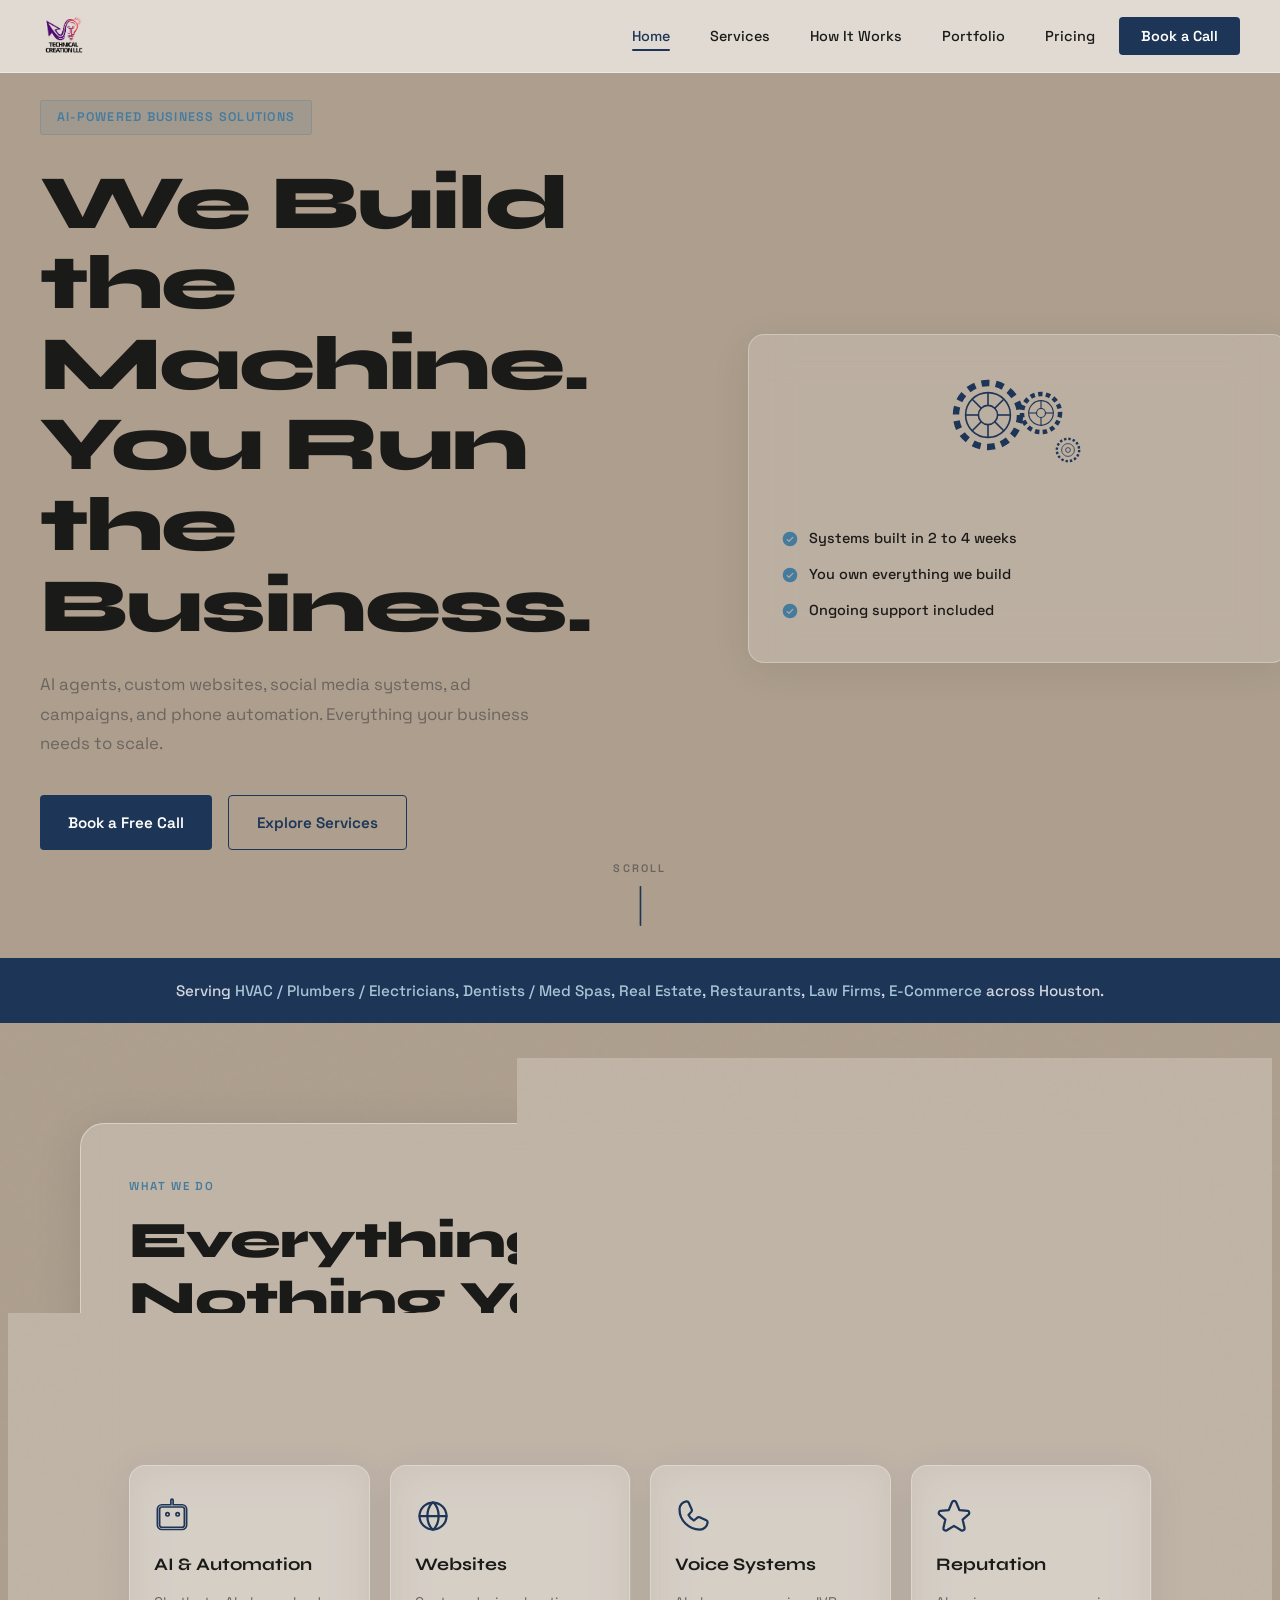
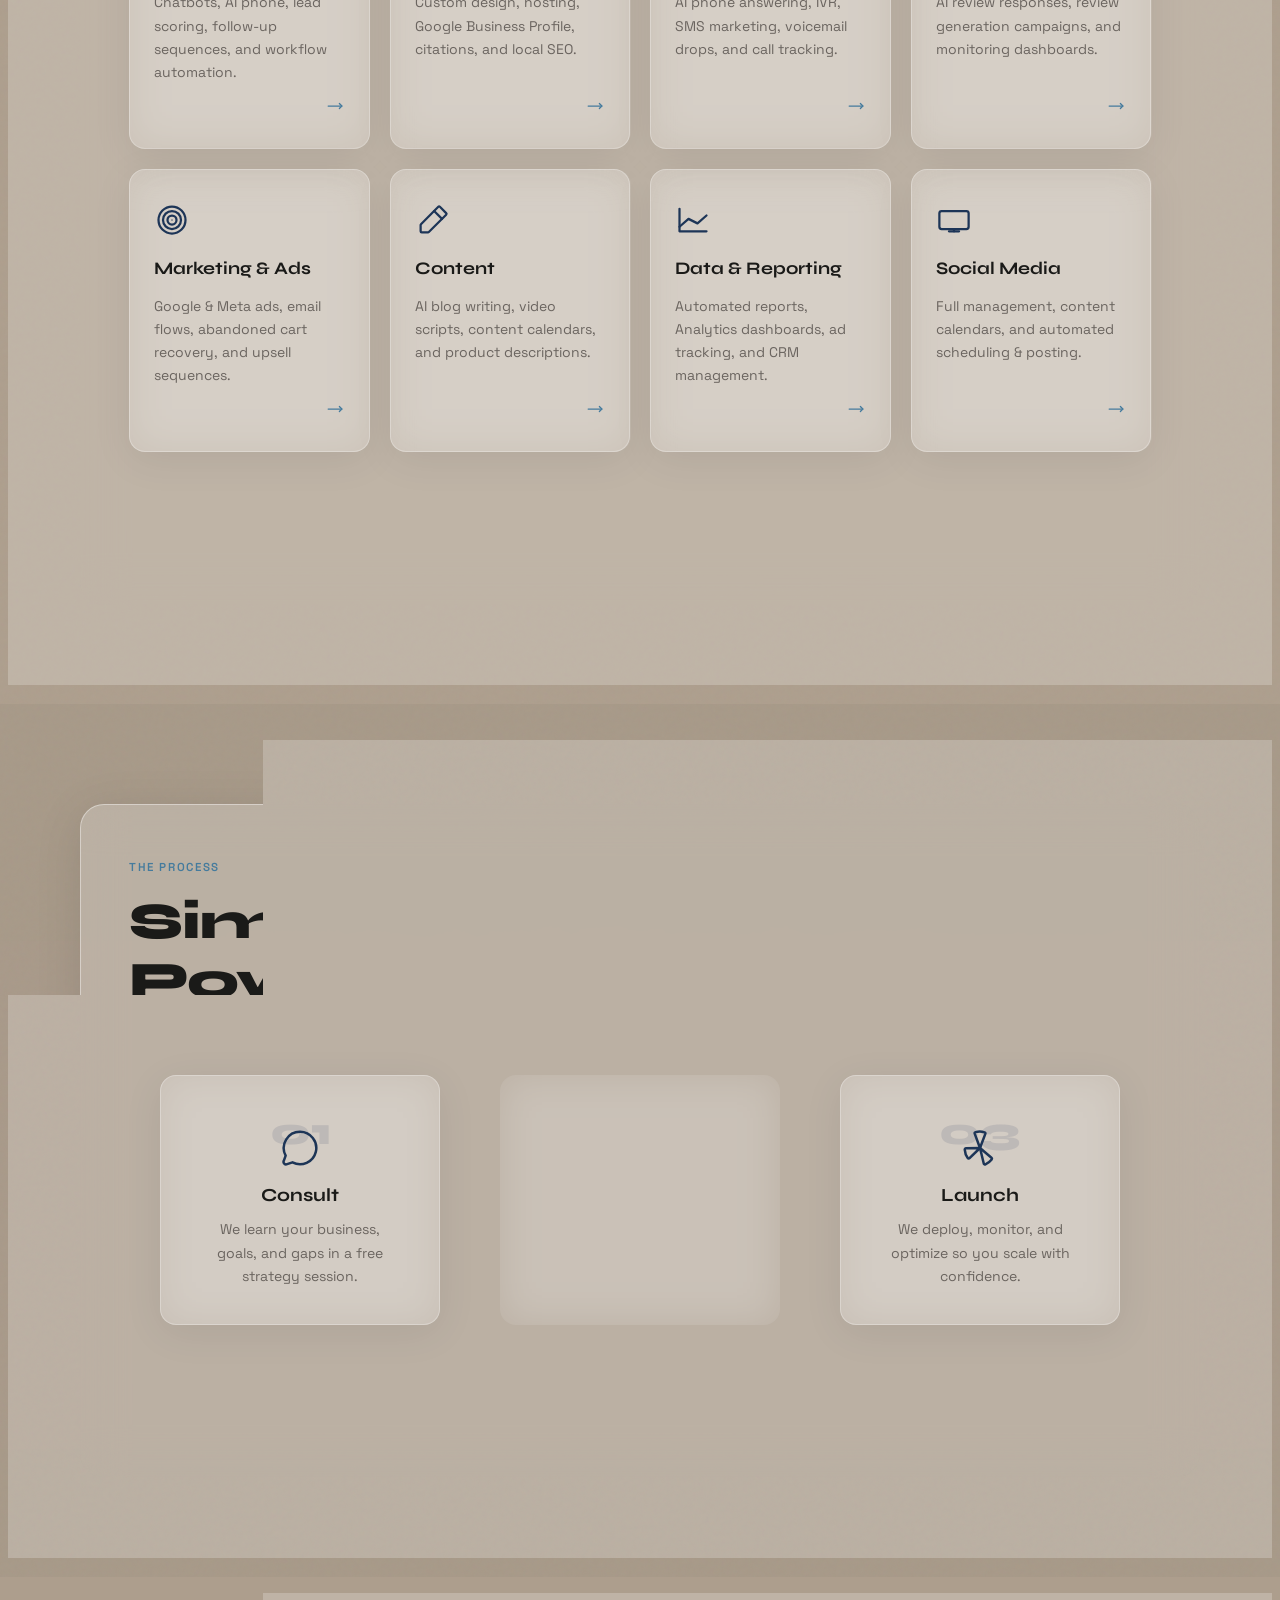
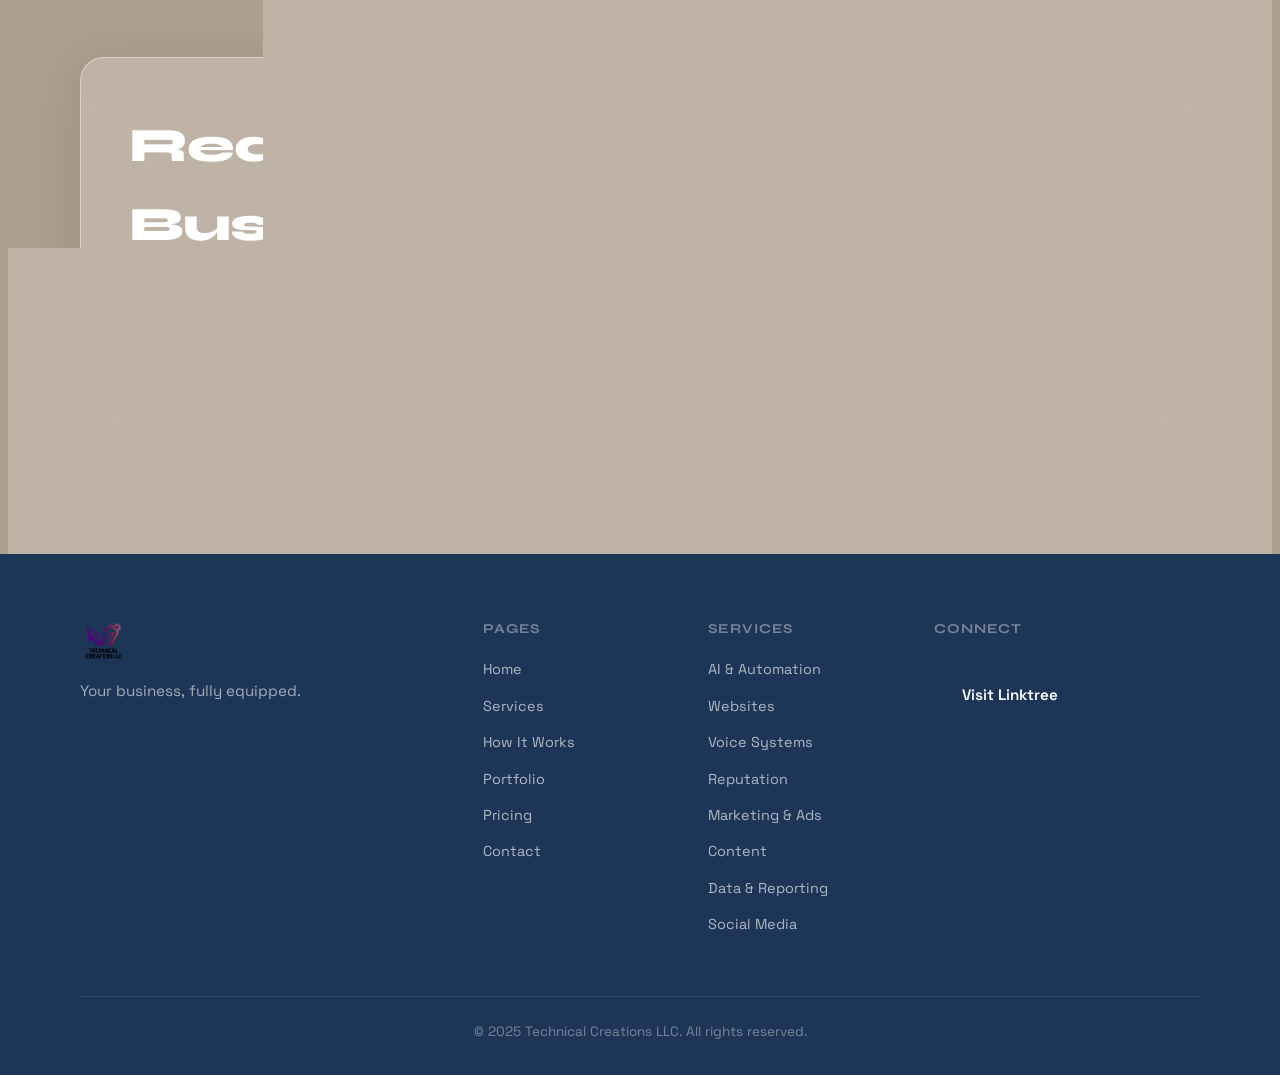
<file: index.html>
<!DOCTYPE html>
<html lang="en">

<head>
  <meta charset="UTF-8" />
  <meta name="viewport" content="width=device-width, initial-scale=1.0" />
  <title>Technical Creations LLC – We Build the Machine</title>
  <meta name="description"
    content="Technical Creations LLC builds AI agents, custom websites, social media systems, ad campaigns, and phone automation so your business runs on autopilot." />
  <link rel="stylesheet" href="css/global.css" />
  <link rel="stylesheet" href="css/home.css" />
  <link rel="preconnect" href="https://fonts.googleapis.com" />
  <link rel="preconnect" href="https://fonts.gstatic.com" crossorigin />
  <link
    href="https://fonts.googleapis.com/css2?family=Space+Grotesk:wght@300;400;500;600;700&family=Syne:wght@400;600;700;800&display=swap"
    rel="stylesheet" />
  <!-- Fonts -->
  <link rel="preconnect" href="https://fonts.googleapis.com" />
  <link rel="preconnect" href="https://fonts.gstatic.com" crossorigin />
  <link href="https://fonts.googleapis.com/css2?family=Space+Grotesk:wght@300;400;500;600;700&family=Syne:wght@400;600;700;800&display=swap" rel="stylesheet" />
</head>

<body>
  <!-- ASCII DONUT BACKGROUND -->
  <pre id="ascii-donut"></pre>

  <!-- ─── NAVIGATION ──────────────────────────────────────────── -->
  <nav class="navbar" id="navbar">
    <div class="nav-inner">
      <a href="index.html" class="nav-logo">
        <img src="images/logo.png" alt="Technical Creations LLC" class="logo-img">
      </a>
      <ul class="nav-links" id="navLinks">
        <li><a href="index.html" class="nav-link active">Home</a></li>
        <li><a href="services.html" class="nav-link">Services</a></li>
        <li><a href="how-it-works.html" class="nav-link">How It Works</a></li>
        <li><a href="portfolio.html" class="nav-link">Portfolio</a></li>
        <li><a href="pricing.html" class="nav-link">Pricing</a></li>
        <li><a href="contact.html" class="nav-link cta-link">Book a Call</a></li>
      </ul>
      <button class="hamburger" id="hamburger" aria-label="Toggle menu">
        <span></span><span></span><span></span>
      </button>
    </div>
  </nav>

  <!-- ─── HERO ─────────────────────────────────────────────────── -->
  <section class="hero" id="hero">
    <div class="hero-wrapper">
      <div class="hero-content">
        <div class="hero-badge">AI-Powered Business Solutions</div>
        <h1 class="hero-title">
          We Build the Machine.<br />
          You Run the Business.
        </h1>
        <p class="hero-sub">
          AI agents, custom websites, social media systems, ad campaigns, and phone automation. Everything your business needs to scale.
        </p>
        <div class="hero-ctas">
          <a href="contact.html" class="btn btn-primary">Book a Free Call</a>
          <a href="services.html" class="btn btn-ghost">Explore Services</a>
        </div>
      </div>
      <div class="hero-visual">
        <div class="hero-glass-panel">
          <div class="hero-gear-svg">
            <!-- Large Gear -->
            <svg class="gear-large" viewBox="0 0 100 100" xmlns="http://www.w3.org/2000/svg">
              <circle cx="50" cy="50" r="28" fill="none" stroke="#1D3557" stroke-width="2"/>
              <circle cx="50" cy="50" r="12" fill="none" stroke="#1D3557" stroke-width="2"/>
              <line x1="50" y1="22" x2="50" y2="38" stroke="#1D3557" stroke-width="2"/>
              <line x1="50" y1="62" x2="50" y2="78" stroke="#1D3557" stroke-width="2"/>
              <line x1="22" y1="50" x2="38" y2="50" stroke="#1D3557" stroke-width="2"/>
              <line x1="62" y1="50" x2="78" y2="50" stroke="#1D3557" stroke-width="2"/>
              <line x1="30" y1="30" x2="42" y2="42" stroke="#1D3557" stroke-width="2"/>
              <line x1="58" y1="58" x2="70" y2="70" stroke="#1D3557" stroke-width="2"/>
              <line x1="70" y1="30" x2="58" y2="42" stroke="#1D3557" stroke-width="2"/>
              <line x1="42" y1="58" x2="30" y2="70" stroke="#1D3557" stroke-width="2"/>
              <circle cx="50" cy="50" r="40" stroke="#1D3557" stroke-width="8" stroke-dasharray="10 8" fill="none"/>
            </svg>
            <!-- Medium Gear -->
            <svg class="gear-medium" viewBox="0 0 100 100" xmlns="http://www.w3.org/2000/svg">
              <circle cx="50" cy="50" r="22" fill="none" stroke="#1D3557" stroke-width="2"/>
              <circle cx="50" cy="50" r="8" fill="none" stroke="#1D3557" stroke-width="2"/>
              <line x1="50" y1="28" x2="50" y2="42" stroke="#1D3557" stroke-width="2"/>
              <line x1="50" y1="58" x2="50" y2="72" stroke="#1D3557" stroke-width="2"/>
              <line x1="28" y1="50" x2="42" y2="50" stroke="#1D3557" stroke-width="2"/>
              <line x1="58" y1="50" x2="72" y2="50" stroke="#1D3557" stroke-width="2"/>
              <circle cx="50" cy="50" r="34" stroke="#1D3557" stroke-width="8" stroke-dasharray="8 6" fill="none"/>
            </svg>
            <!-- Small Gear -->
            <svg class="gear-small" viewBox="0 0 100 100" xmlns="http://www.w3.org/2000/svg">
              <circle cx="50" cy="50" r="16" fill="none" stroke="#1D3557" stroke-width="2"/>
              <circle cx="50" cy="50" r="6" fill="none" stroke="#1D3557" stroke-width="2"/>
              <circle cx="50" cy="50" r="28" stroke="#1D3557" stroke-width="6" stroke-dasharray="6 5" fill="none"/>
            </svg>
          </div>
          <div class="hero-benefits">
            <div class="hero-benefit">
              <span class="ph-icon"><svg width="18" height="18" viewBox="0 0 256 256"><path d="M128,24A104,104,0,1,0,232,128,104.11,104.11,0,0,0,128,24Zm45.66,85.66-56,56a8,8,0,0,1-11.32,0l-24-24a8,8,0,0,1,11.32-11.32L112,148.69l50.34-50.35a8,8,0,0,1,11.32,11.32Z" fill="#457B9D"/></svg></span>
              Systems built in 2 to 4 weeks
            </div>
            <div class="hero-benefit">
              <span class="ph-icon"><svg width="18" height="18" viewBox="0 0 256 256"><path d="M128,24A104,104,0,1,0,232,128,104.11,104.11,0,0,0,128,24Zm45.66,85.66-56,56a8,8,0,0,1-11.32,0l-24-24a8,8,0,0,1,11.32-11.32L112,148.69l50.34-50.35a8,8,0,0,1,11.32,11.32Z" fill="#457B9D"/></svg></span>
              You own everything we build
            </div>
            <div class="hero-benefit">
              <span class="ph-icon"><svg width="18" height="18" viewBox="0 0 256 256"><path d="M128,24A104,104,0,1,0,232,128,104.11,104.11,0,0,0,128,24Zm45.66,85.66-56,56a8,8,0,0,1-11.32,0l-24-24a8,8,0,0,1,11.32-11.32L112,148.69l50.34-50.35a8,8,0,0,1,11.32,11.32Z" fill="#457B9D"/></svg></span>
              Ongoing support included
            </div>
          </div>
        </div>
      </div>
    </div>
    <div class="scroll-hint">
      <span>Scroll</span>
      <div class="scroll-line"></div>
    </div>
  </section>

  <!-- ─── TRUST BAR ───────────────────────────────────────────── -->
  <section class="trust-bar">
    <p>Serving <span class="industry-name">HVAC / Plumbers / Electricians</span>, <span class="industry-name">Dentists / Med Spas</span>, <span class="industry-name">Real Estate</span>, <span class="industry-name">Restaurants</span>, <span class="industry-name">Law Firms</span>, <span class="industry-name">E-Commerce</span> across Houston.</p>
  </section>

  <!-- ─── SERVICES OVERVIEW ─────────────────────────────────────── -->
  <section class="section services-preview" id="servicesPreview">
    <div class="container">
      <div class="glass-container">
        <div class="section-header">
          <p class="section-tag">What We Do</p>
          <h2 class="section-title">Everything You Need.<br />Nothing You Don't.</h2>
          <p class="section-sub">End-to-end digital infrastructure built for businesses that want to scale without the overhead.</p>
        </div>
        <div class="service-cards">
          <a href="services.html#ai-agents" class="glass-card service-card">
            <div class="card-icon"><svg viewBox="0 0 256 256"><path d="M200,48H136V16a8,8,0,0,0-16,0V48H56A32,32,0,0,0,24,80V192a32,32,0,0,0,32,32H200a32,32,0,0,0,32-32V80A32,32,0,0,0,200,48Zm16,144a16,16,0,0,1-16,16H56a16,16,0,0,1-16-16V80A16,16,0,0,1,56,64H200a16,16,0,0,1,16,16ZM180,116a12,12,0,1,1-12-12A12,12,0,0,1,180,116Zm-72,0a12,12,0,1,1-12-12A12,12,0,0,1,108,116Z" fill="none" stroke="#1D3557" stroke-width="12" stroke-linecap="round" stroke-linejoin="round"/></svg></div>
            <h3>AI &amp; Automation</h3>
            <p>Chatbots, AI phone, lead scoring, follow-up sequences, and workflow automation.</p>
            <span class="card-arrow"><svg viewBox="0 0 256 256"><line x1="40" y1="128" x2="216" y2="128" stroke="#457B9D" stroke-width="16" stroke-linecap="round"/><polyline points="184 96 216 128 184 160" fill="none" stroke="#457B9D" stroke-width="16" stroke-linecap="round" stroke-linejoin="round"/></svg></span>
          </a>
          <a href="services.html#websites" class="glass-card service-card">
            <div class="card-icon"><svg viewBox="0 0 256 256"><circle cx="128" cy="128" r="96" fill="none" stroke="#1D3557" stroke-width="16"/><path d="M88,128c0,37.46,13.33,70.92,34.28,93.49a7.77,7.77,0,0,0,11.44,0C154.67,198.92,168,165.46,168,128s-13.33-70.92-34.28-93.49a7.77,7.77,0,0,0-11.44,0C101.33,57.08,88,90.54,88,128Z" fill="none" stroke="#1D3557" stroke-width="16"/><line x1="32" y1="128" x2="224" y2="128" fill="none" stroke="#1D3557" stroke-width="16" stroke-linecap="round"/></svg></div>
            <h3>Websites</h3>
            <p>Custom design, hosting, Google Business Profile, citations, and local SEO.</p>
            <span class="card-arrow"><svg viewBox="0 0 256 256"><line x1="40" y1="128" x2="216" y2="128" stroke="#457B9D" stroke-width="16" stroke-linecap="round"/><polyline points="184 96 216 128 184 160" fill="none" stroke="#457B9D" stroke-width="16" stroke-linecap="round" stroke-linejoin="round"/></svg></span>
          </a>
          <a href="services.html#voice" class="glass-card service-card">
            <div class="card-icon"><svg viewBox="0 0 256 256"><path d="M222.37,158.46l-47.11-21.11-.13-.06a16,16,0,0,0-15.17,1.4,8.12,8.12,0,0,0-.75.56L134.87,160c-15.42-7.49-31.34-23.29-38.83-38.51l20.78-24.71c.2-.25.39-.5.57-.77a16,16,0,0,0,1.32-15.06l0-.12L97.54,33.64a16,16,0,0,0-16.62-9.52A56.26,56.26,0,0,0,32,80c0,79.4,64.6,144,144,144a56.26,56.26,0,0,0,55.88-48.92A16,16,0,0,0,222.37,158.46Z" fill="none" stroke="#1D3557" stroke-width="16" stroke-linecap="round" stroke-linejoin="round"/></svg></div>
            <h3>Voice Systems</h3>
            <p>AI phone answering, IVR, SMS marketing, voicemail drops, and call tracking.</p>
            <span class="card-arrow"><svg viewBox="0 0 256 256"><line x1="40" y1="128" x2="216" y2="128" stroke="#457B9D" stroke-width="16" stroke-linecap="round"/><polyline points="184 96 216 128 184 160" fill="none" stroke="#457B9D" stroke-width="16" stroke-linecap="round" stroke-linejoin="round"/></svg></span>
          </a>
          <a href="services.html#reputation" class="glass-card service-card">
            <div class="card-icon"><svg viewBox="0 0 256 256"><path d="M234.29,114.85l-45,38.83L203,211.75a16.4,16.4,0,0,1-24.5,17.82L128,198.49,77.47,229.57A16.4,16.4,0,0,1,53,211.75l13.76-58.07-45-38.83A16.46,16.46,0,0,1,31.08,91l59.46-5.15,23.21-55.36a16.4,16.4,0,0,1,29.5,0L166.46,85.84,225.92,91a16.46,16.46,0,0,1,8.37,23.85Z" fill="none" stroke="#1D3557" stroke-width="16" stroke-linecap="round" stroke-linejoin="round"/></svg></div>
            <h3>Reputation</h3>
            <p>AI review responses, review generation campaigns, and monitoring dashboards.</p>
            <span class="card-arrow"><svg viewBox="0 0 256 256"><line x1="40" y1="128" x2="216" y2="128" stroke="#457B9D" stroke-width="16" stroke-linecap="round"/><polyline points="184 96 216 128 184 160" fill="none" stroke="#457B9D" stroke-width="16" stroke-linecap="round" stroke-linejoin="round"/></svg></span>
          </a>
          <a href="services.html#marketing" class="glass-card service-card">
            <div class="card-icon"><svg viewBox="0 0 256 256"><circle cx="128" cy="128" r="96" fill="none" stroke="#1D3557" stroke-width="16"/><circle cx="128" cy="128" r="64" fill="none" stroke="#1D3557" stroke-width="16"/><circle cx="128" cy="128" r="32" fill="none" stroke="#1D3557" stroke-width="16"/><circle cx="128" cy="128" r="4" fill="#1D3557"/></svg></div>
            <h3>Marketing &amp; Ads</h3>
            <p>Google &amp; Meta ads, email flows, abandoned cart recovery, and upsell sequences.</p>
            <span class="card-arrow"><svg viewBox="0 0 256 256"><line x1="40" y1="128" x2="216" y2="128" stroke="#457B9D" stroke-width="16" stroke-linecap="round"/><polyline points="184 96 216 128 184 160" fill="none" stroke="#457B9D" stroke-width="16" stroke-linecap="round" stroke-linejoin="round"/></svg></span>
          </a>
          <a href="services.html#content" class="glass-card service-card">
            <div class="card-icon"><svg viewBox="0 0 256 256"><path d="M92.69,216H48a8,8,0,0,1-8-8V163.31a8,8,0,0,1,2.34-5.65L165.66,34.34a8,8,0,0,1,11.31,0L221.66,79a8,8,0,0,1,0,11.31L98.34,213.66A8,8,0,0,1,92.69,216Z" fill="none" stroke="#1D3557" stroke-width="16" stroke-linecap="round" stroke-linejoin="round"/><line x1="136" y1="64" x2="192" y2="120" fill="none" stroke="#1D3557" stroke-width="16" stroke-linecap="round" stroke-linejoin="round"/></svg></div>
            <h3>Content</h3>
            <p>AI blog writing, video scripts, content calendars, and product descriptions.</p>
            <span class="card-arrow"><svg viewBox="0 0 256 256"><line x1="40" y1="128" x2="216" y2="128" stroke="#457B9D" stroke-width="16" stroke-linecap="round"/><polyline points="184 96 216 128 184 160" fill="none" stroke="#457B9D" stroke-width="16" stroke-linecap="round" stroke-linejoin="round"/></svg></span>
          </a>
          <a href="services.html#data" class="glass-card service-card">
            <div class="card-icon"><svg viewBox="0 0 256 256"><polyline points="224 208 32 208 32 48" fill="none" stroke="#1D3557" stroke-width="16" stroke-linecap="round" stroke-linejoin="round"/><polyline points="224 96 160 152 96 120 32 176" fill="none" stroke="#1D3557" stroke-width="16" stroke-linecap="round" stroke-linejoin="round"/></svg></div>
            <h3>Data &amp; Reporting</h3>
            <p>Automated reports, Analytics dashboards, ad tracking, and CRM management.</p>
            <span class="card-arrow"><svg viewBox="0 0 256 256"><line x1="40" y1="128" x2="216" y2="128" stroke="#457B9D" stroke-width="16" stroke-linecap="round"/><polyline points="184 96 216 128 184 160" fill="none" stroke="#457B9D" stroke-width="16" stroke-linecap="round" stroke-linejoin="round"/></svg></span>
          </a>
          <a href="services.html#social" class="glass-card service-card">
            <div class="card-icon"><svg viewBox="0 0 256 256"><rect x="24" y="64" width="208" height="128" rx="16" fill="none" stroke="#1D3557" stroke-width="16"/><line x1="164" y1="208" x2="92" y2="208" fill="none" stroke="#1D3557" stroke-width="16" stroke-linecap="round"/><line x1="128" y1="192" x2="128" y2="208" fill="none" stroke="#1D3557" stroke-width="16" stroke-linecap="round"/></svg></div>
            <h3>Social Media</h3>
            <p>Full management, content calendars, and automated scheduling &amp; posting.</p>
            <span class="card-arrow"><svg viewBox="0 0 256 256"><line x1="40" y1="128" x2="216" y2="128" stroke="#457B9D" stroke-width="16" stroke-linecap="round"/><polyline points="184 96 216 128 184 160" fill="none" stroke="#457B9D" stroke-width="16" stroke-linecap="round" stroke-linejoin="round"/></svg></span>
          </a>
        </div>
        <div class="center-cta">
          <a href="services.html" class="btn btn-ghost">See All Services</a>
        </div>
      </div>
    </div>
  </section>

  <!-- ─── HOW IT WORKS PREVIEW ──────────────────────────────────── -->
  <section class="section hiw-preview">
    <div class="container">
      <div class="glass-container">
        <div class="section-header">
          <p class="section-tag">The Process</p>
          <h2 class="section-title">Simple Steps.<br />Powerful Results.</h2>
        </div>
        <div class="hiw-steps">
          <div class="hiw-step">
            <div class="step-num">01</div>
            <div class="step-icon">
              <svg viewBox="0 0 256 256"><path d="M128,24A104,104,0,0,0,36.18,176.64L24.18,210a16,16,0,0,0,21.15,21.46l34.37-11.46A104,104,0,1,0,128,24Z" fill="none" stroke="#1D3557" stroke-width="16" stroke-linecap="round" stroke-linejoin="round"/></svg>
            </div>
            <h3>Consult</h3>
            <p>We learn your business, goals, and gaps in a free strategy session.</p>
          </div>
          <div class="hiw-connector">
            <div class="connector-line"></div>
          </div>
          <div class="hiw-step">
            <div class="step-num">02</div>
            <div class="step-icon">
              <svg viewBox="0 0 256 256"><path d="M232,96l-33.43,32.17a80,80,0,1,1-22.15-69.81" fill="none" stroke="#1D3557" stroke-width="16" stroke-linecap="round" stroke-linejoin="round"/><path d="M152,104V40h64" fill="none" stroke="#1D3557" stroke-width="16" stroke-linecap="round" stroke-linejoin="round"/></svg>
            </div>
            <h3>Build</h3>
            <p>Our team crafts your custom systems — AI, web, ads, and automation.</p>
          </div>
          <div class="hiw-connector">
            <div class="connector-line"></div>
          </div>
          <div class="hiw-step">
            <div class="step-num">03</div>
            <div class="step-icon">
              <svg viewBox="0 0 256 256"><path d="M94.11,36.22a8,8,0,0,1,5.57-9.81,104,104,0,0,1,57.54,1.37,8,8,0,0,1,4.76,10.15L128,128Z" fill="none" stroke="#1D3557" stroke-width="16" stroke-linecap="round" stroke-linejoin="round"/><path d="M128,128,61.24,193a8,8,0,0,1-11.85-.81,104,104,0,0,1-19-53.9,8,8,0,0,1,8.54-8.57Z" fill="none" stroke="#1D3557" stroke-width="16" stroke-linecap="round" stroke-linejoin="round"/><path d="M128,128l73.37,62.68a8,8,0,0,1,1.27,11,104,104,0,0,1-39.56,30.89,8,8,0,0,1-10.68-4.24Z" fill="none" stroke="#1D3557" stroke-width="16" stroke-linecap="round" stroke-linejoin="round"/></svg>
            </div>
            <h3>Launch</h3>
            <p>We deploy, monitor, and optimize so you scale with confidence.</p>
          </div>
        </div>
        <div class="center-cta">
          <a href="how-it-works.html" class="btn btn-ghost">See the Full Process</a>
        </div>
      </div>
    </div>
  </section>

  <!-- ─── CTA BANNER ────────────────────────────────────────────── -->
  <section class="cta-banner">
    <div class="container">
      <div class="glass-container">
        <h2>Ready to Automate Your Business?</h2>
        <p>Book a free strategy call and we'll map out exactly what you need.</p>
        <a href="contact.html" class="btn btn-light btn-large">Book Your Free Call</a>
      </div>
    </div>
  </section>

  <!-- ─── FOOTER ────────────────────────────────────────────────── -->
  <footer class="footer">
    <div class="container">
      <div class="footer-grid">
        <div class="footer-brand">
          <a href="index.html" class="nav-logo">
            <img src="images/logo.png" alt="Technical Creations LLC" class="logo-img">
          </a>
          <p>Your business, fully equipped.</p>
        </div>
        <div class="footer-links">
          <h4>Pages</h4>
          <ul>
            <li><a href="index.html">Home</a></li>
            <li><a href="services.html">Services</a></li>
            <li><a href="how-it-works.html">How It Works</a></li>
            <li><a href="portfolio.html">Portfolio</a></li>
            <li><a href="pricing.html">Pricing</a></li>
            <li><a href="contact.html">Contact</a></li>
          </ul>
        </div>
        <div class="footer-links">
          <h4>Services</h4>
          <ul>
            <li><a href="services.html#ai-agents">AI &amp; Automation</a></li>
            <li><a href="services.html#websites">Websites</a></li>
            <li><a href="services.html#voice">Voice Systems</a></li>
            <li><a href="services.html#reputation">Reputation</a></li>
            <li><a href="services.html#marketing">Marketing &amp; Ads</a></li>
            <li><a href="services.html#content">Content</a></li>
            <li><a href="services.html#data">Data &amp; Reporting</a></li>
            <li><a href="services.html#social">Social Media</a></li>
          </ul>
        </div>
        <div class="footer-contact">
          <h4>Connect</h4>
          
          <a href="https://linktr.ee/TechnicalCreations" target="_blank" class="btn btn-primary" style="margin-top: 12px;">Visit Linktree</a>
        </div>
      </div>
      <div class="footer-bottom">
        <p>&copy; 2025 Technical Creations LLC. All rights reserved.</p>
      </div>
    </div>
  </footer>

  <script src="js/global.js"></script>
  <script src="js/ascii-donut.js"></script>
</body>

</html>
</file>
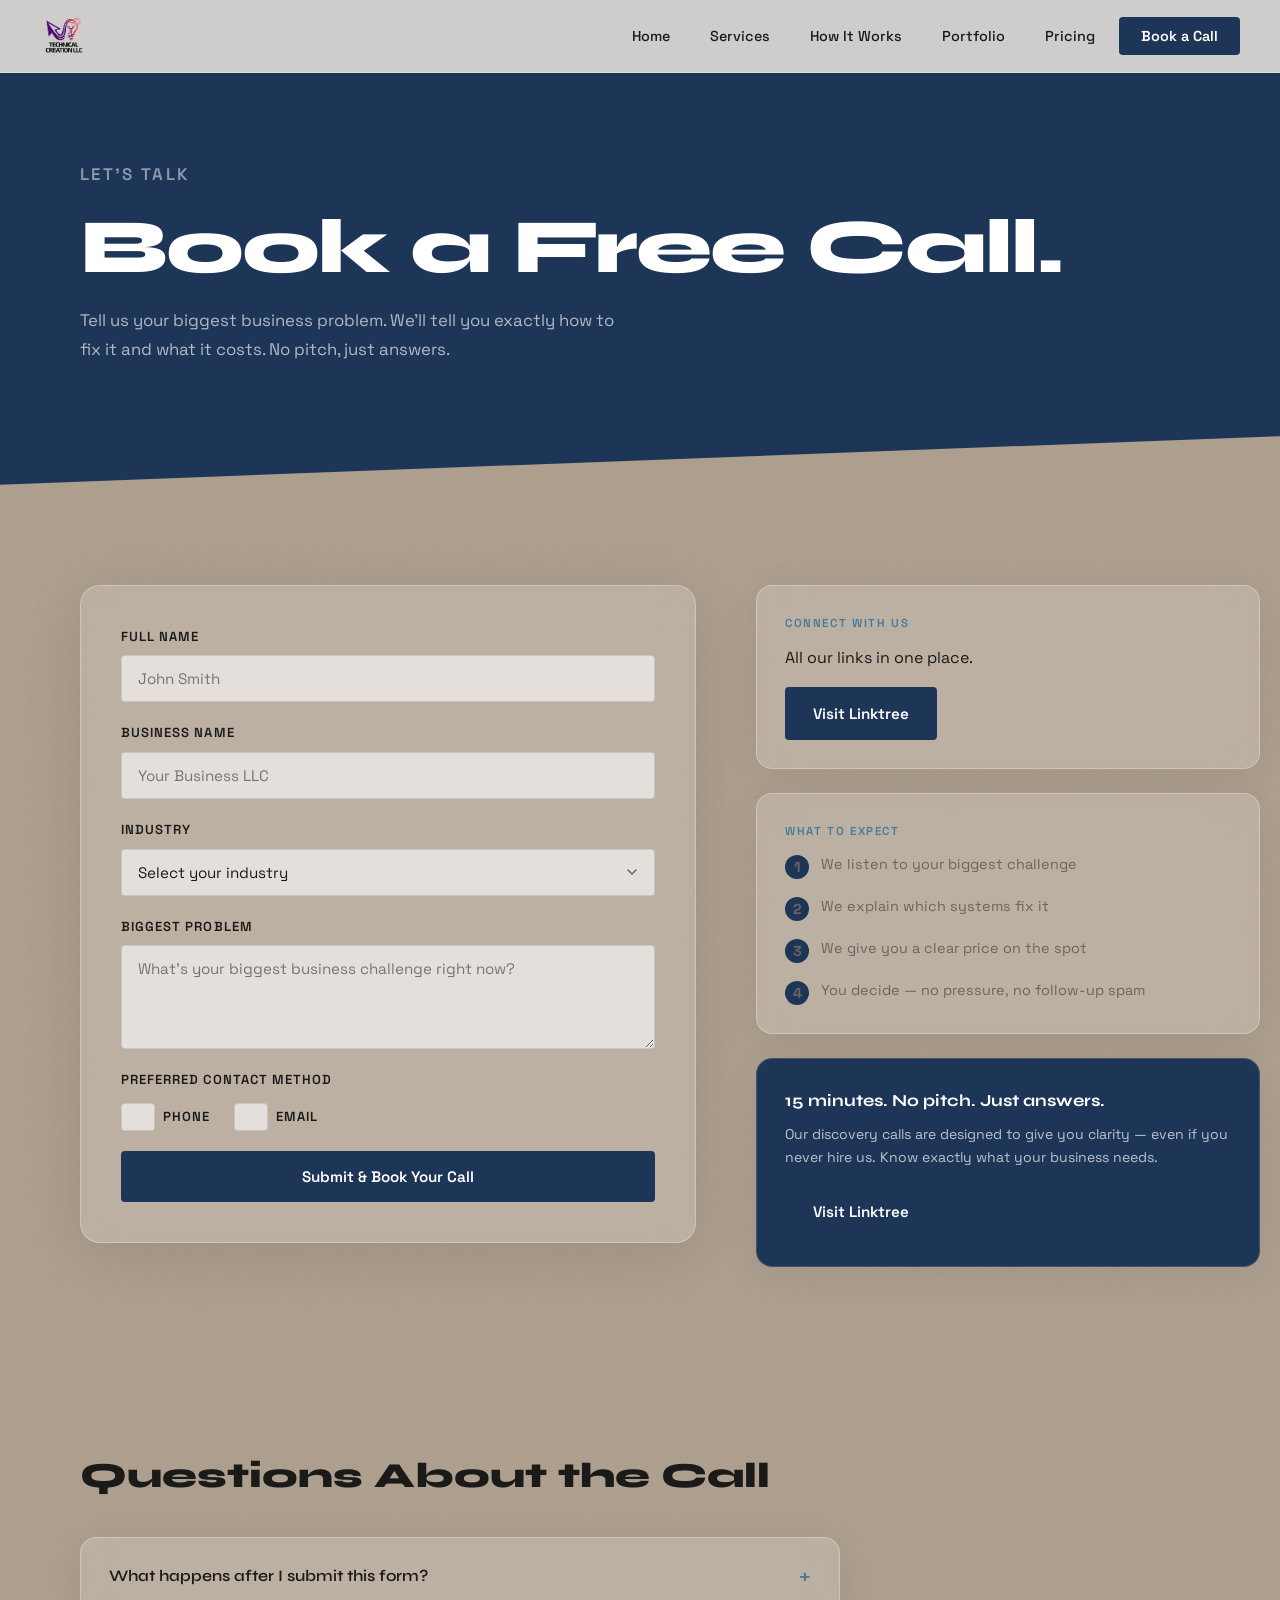
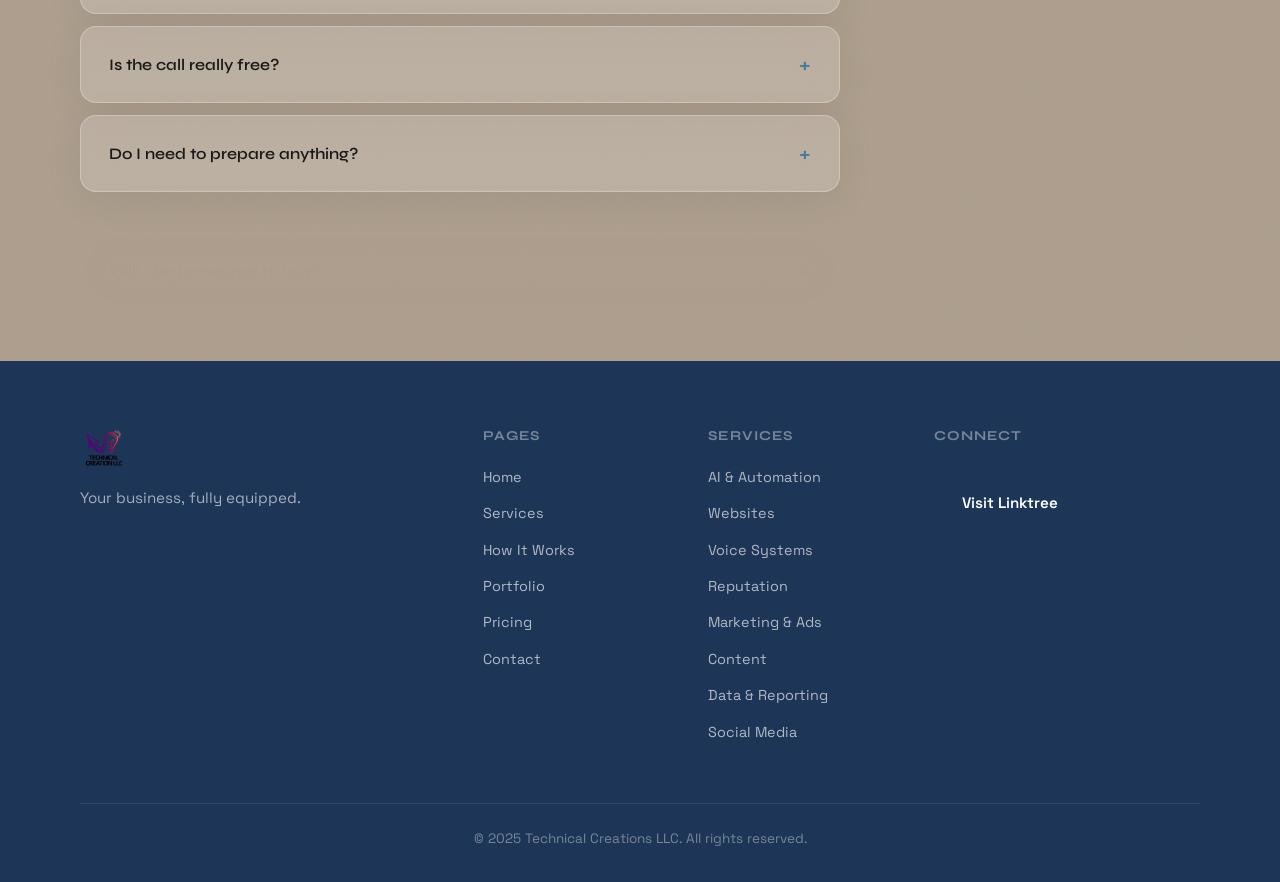
<file: contact.html>
<!DOCTYPE html>
<html lang="en">

<head>
  <meta charset="UTF-8" />
  <meta name="viewport" content="width=device-width, initial-scale=1.0" />
  <title>Contact – Technical Creations LLC</title>
  <meta name="description" content="Book a free 15-minute call with Technical Creations LLC. Tell us your biggest business problem and we'll tell you exactly how to fix it." />
  <link rel="stylesheet" href="css/global.css" />
  <link rel="stylesheet" href="css/contact.css" />
  <link href="https://fonts.googleapis.com/css2?family=Space+Grotesk:wght@300;400;500;600;700&family=Syne:wght@400;600;700;800&display=swap" rel="stylesheet" />
</head>

<body>
  <nav class="navbar" id="navbar">
    <div class="nav-inner">
      <a href="index.html" class="nav-logo"><img src="images/logo.png" alt="Technical Creations LLC" class="logo-img"></a>
      <ul class="nav-links" id="navLinks">
        <li><a href="index.html" class="nav-link">Home</a></li>
        <li><a href="services.html" class="nav-link">Services</a></li>
        <li><a href="how-it-works.html" class="nav-link">How It Works</a></li>
        <li><a href="portfolio.html" class="nav-link">Portfolio</a></li>
        <li><a href="pricing.html" class="nav-link">Pricing</a></li>
        <li><a href="contact.html" class="nav-link cta-link active">Book a Call</a></li>
      </ul>
      <button class="hamburger" id="hamburger" aria-label="Toggle menu"><span></span><span></span><span></span></button>
    </div>
  </nav>

  <!-- Hero -->
  <section class="contact-hero">
    <div class="container">
      <p class="section-tag">Let's Talk</p>
      <h1>Book a Free Call.</h1>
      <p>Tell us your biggest business problem. We'll tell you exactly how to fix it and what it costs. No pitch, just answers.</p>
    </div>
  </section>

  <!-- Main Content -->
  <section class="contact-content">
    <div class="container">
      <div class="contact-grid">

        <!-- Left: Form -->
        <div class="contact-form-wrapper">
          <form class="contact-form" id="contactForm">
            <div class="form-group">
              <label for="fullName">Full Name</label>
              <input type="text" id="fullName" name="fullName" placeholder="John Smith" required />
            </div>
            <div class="form-group">
              <label for="businessName">Business Name</label>
              <input type="text" id="businessName" name="businessName" placeholder="Your Business LLC" required />
            </div>
            <div class="form-group">
              <label for="industry">Industry</label>
              <select id="industry" name="industry" required>
                <option value="">Select your industry</option>
                <option value="hvac">HVAC / Plumbing / Electrical</option>
                <option value="dental">Dentist / Med Spa / Chiropractor</option>
                <option value="realestate">Real Estate</option>
                <option value="restaurant">Restaurant</option>
                <option value="law">Law Firm</option>
                <option value="ecommerce">E-Commerce</option>
                <option value="other">Other</option>
              </select>
            </div>
            <div class="form-group">
              <label for="biggestProblem">Biggest Problem</label>
              <textarea id="biggestProblem" name="biggestProblem" rows="4" placeholder="What's your biggest business challenge right now?" required></textarea>
            </div>
            <div class="form-group">
              <label>Preferred Contact Method</label>
              <div class="radio-group">
                <label class="radio-label"><input type="radio" name="contactMethod" value="phone" checked /><span>Phone</span></label>
                <label class="radio-label"><input type="radio" name="contactMethod" value="email" /><span>Email</span></label>
              </div>
            </div>
            <button type="submit" class="btn btn-primary">Submit &amp; Book Your Call</button>
          </form>
        </div>

        <!-- Right: Info Cards -->
        <div class="contact-info">
          <!-- Linktree -->
          <div class="info-card">
            <div class="info-label">Connect With Us</div>
            <p>All our links in one place.</p>
            <a href="https://linktr.ee/TechnicalCreations" target="_blank" class="btn btn-primary" style="margin-top: 16px;">Visit Linktree</a>
          </div>

          <!-- What to Expect -->
          <div class="info-card">
            <div class="info-label">What To Expect</div>
            <ul class="expect-list">
              <li><span class="expect-num">1</span><span>We listen to your biggest challenge</span></li>
              <li><span class="expect-num">2</span><span>We explain which systems fix it</span></li>
              <li><span class="expect-num">3</span><span>We give you a clear price on the spot</span></li>
              <li><span class="expect-num">4</span><span>You decide — no pressure, no follow-up spam</span></li>
            </ul>
          </div>

          <!-- CTA card -->
          <div class="info-card dark-card">
            <h3>15 minutes. No pitch. Just answers.</h3>
            <p>Our discovery calls are designed to give you clarity — even if you never hire us. Know exactly what your business needs.</p>
            <a href="https://linktr.ee/TechnicalCreations" target="_blank" class="btn btn-primary">Visit Linktree</a>
          </div>
        </div>

      </div>
    </div>
  </section>

  <!-- FAQ -->
  <section class="contact-faq">
    <div class="container">
      <h2>Questions About the Call</h2>
      <div class="faq-list">
        <div class="faq-item"><button class="faq-question" aria-expanded="false">What happens after I submit this form?<span class="faq-icon">+</span></button><div class="faq-answer"><p>We will call or email you within 24 hours to schedule your free 15-minute discovery call.</p></div></div>
        <div class="faq-item"><button class="faq-question" aria-expanded="false">Is the call really free?<span class="faq-icon">+</span></button><div class="faq-answer"><p>Yes. The discovery call is completely free. We won't charge you for the initial consultation, ever.</p></div></div>
        <div class="faq-item"><button class="faq-question" aria-expanded="false">Do I need to prepare anything?<span class="faq-icon">+</span></button><div class="faq-answer"><p>Just be ready to describe your biggest business challenge. The more detail you can share, the more specific our recommendations will be.</p></div></div>
        <div class="faq-item"><button class="faq-question" aria-expanded="false">Will I be pressured to buy?<span class="faq-icon">+</span></button><div class="faq-answer"><p>Absolutely not. We tell you what you need and what it costs. If it makes sense, we move forward. If it doesn't, we part as friends.</p></div></div>
      </div>
    </div>
  </section>

  <footer class="footer">
    <div class="container">
      <div class="footer-grid">
        <div class="footer-brand"><a href="index.html" class="nav-logo"><img src="images/logo.png" alt="Technical Creations LLC" class="logo-img"></a><p>Your business, fully equipped.</p></div>
        <div class="footer-links"><h4>Pages</h4><ul><li><a href="index.html">Home</a></li><li><a href="services.html">Services</a></li><li><a href="how-it-works.html">How It Works</a></li><li><a href="portfolio.html">Portfolio</a></li><li><a href="pricing.html">Pricing</a></li><li><a href="contact.html">Contact</a></li></ul></div>
        <div class="footer-links"><h4>Services</h4><ul><li><a href="services.html#ai-agents">AI &amp; Automation</a></li><li><a href="services.html#websites">Websites</a></li><li><a href="services.html#voice">Voice Systems</a></li><li><a href="services.html#reputation">Reputation</a></li><li><a href="services.html#marketing">Marketing &amp; Ads</a></li><li><a href="services.html#content">Content</a></li><li><a href="services.html#data">Data &amp; Reporting</a></li><li><a href="services.html#social">Social Media</a></li></ul></div>
        <div class="footer-contact"><h4>Connect</h4><a href="https://linktr.ee/TechnicalCreations" target="_blank" class="btn btn-primary" style="margin-top: 12px;">Visit Linktree</a></div>
      </div>
      <div class="footer-bottom"><p>&copy; 2025 Technical Creations LLC. All rights reserved.</p></div>
    </div>
  </footer>

  <script src="js/global.js"></script>
</body>

</html>
</file>
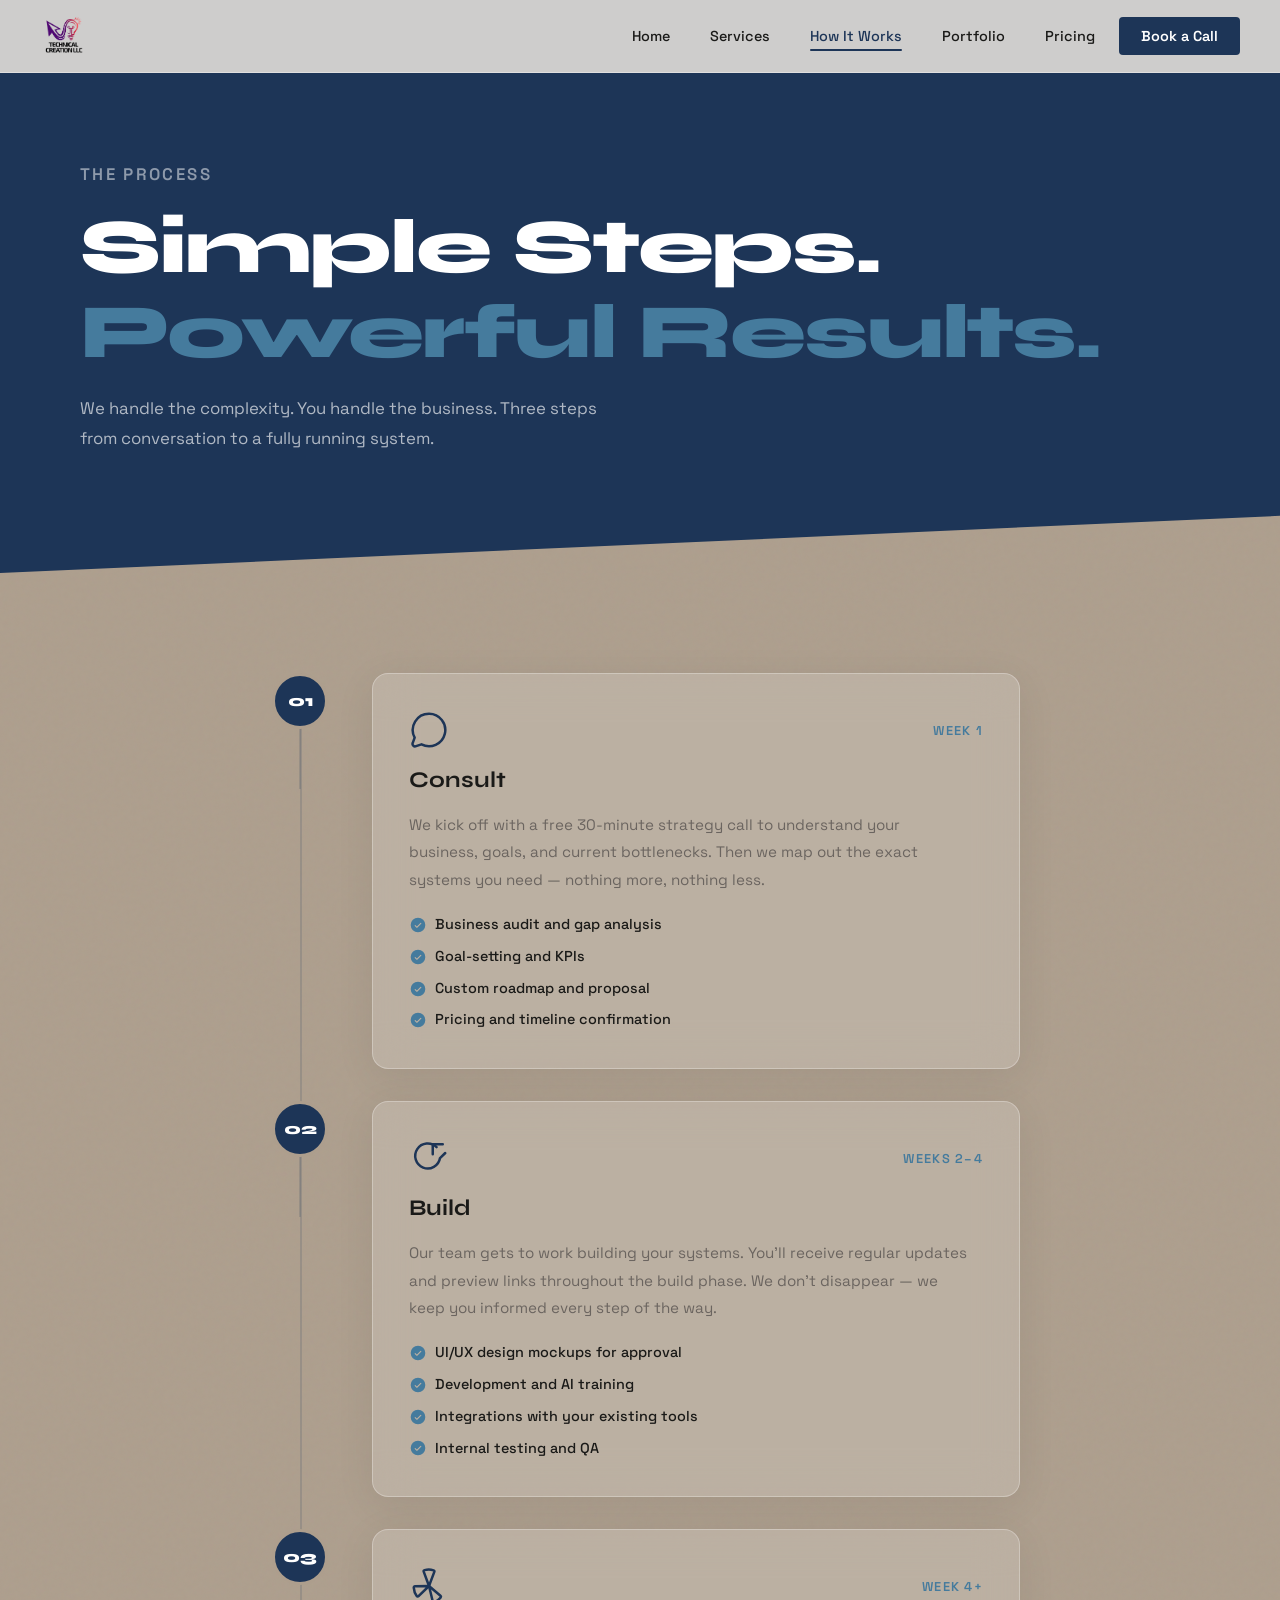
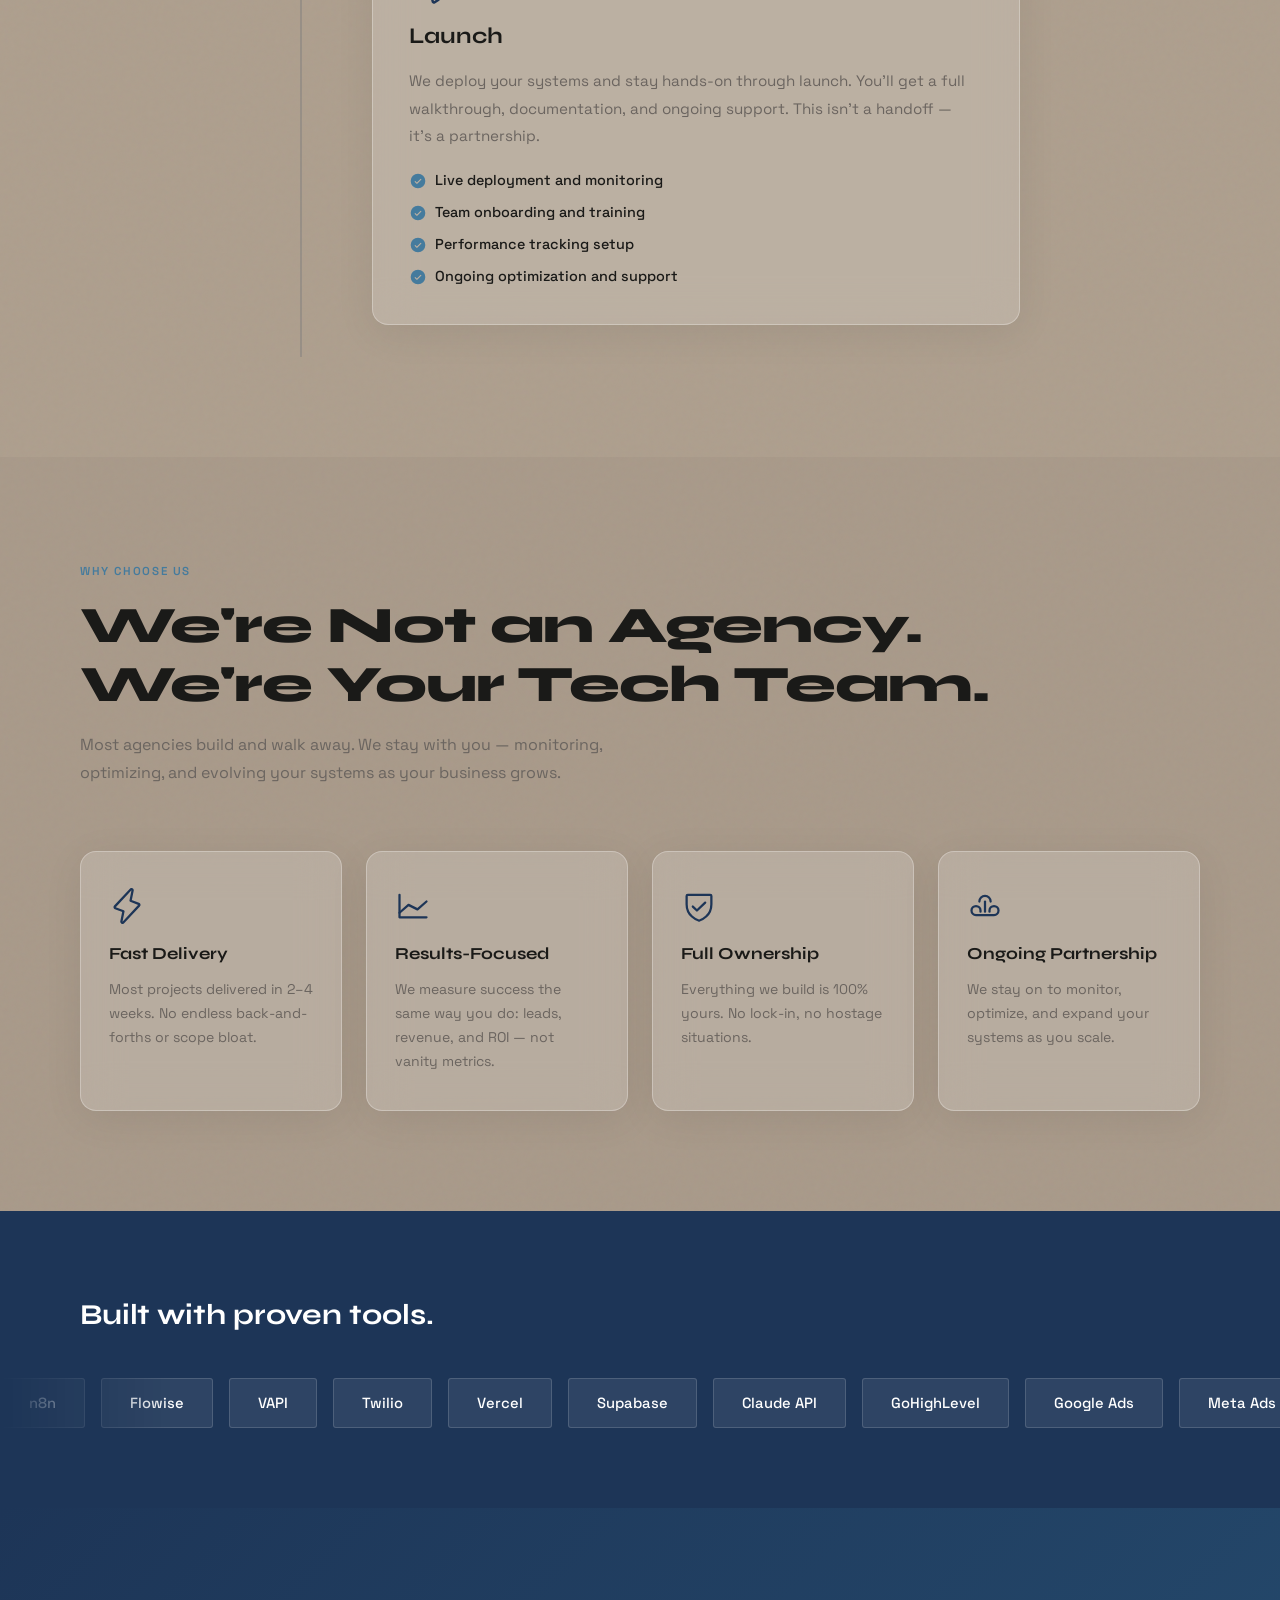
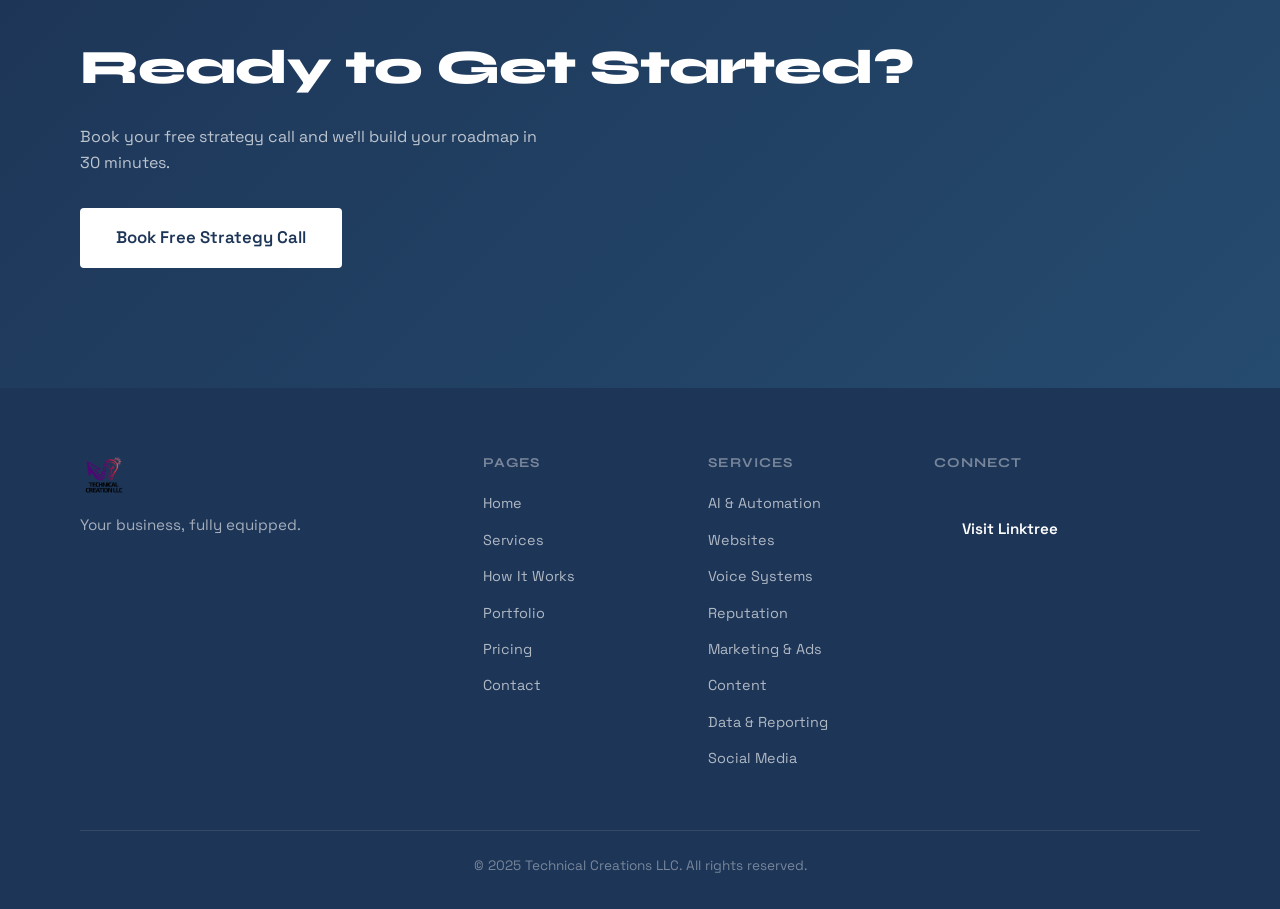
<file: how-it-works.html>
<!DOCTYPE html>
<html lang="en">

<head>
  <meta charset="UTF-8" />
  <meta name="viewport" content="width=device-width, initial-scale=1.0" />
  <title>How It Works – Technical Creations LLC</title>
  <meta name="description" content="Our simple 3-step process: consult, build, launch. We handle everything so you can focus on your business." />
  <link rel="stylesheet" href="css/global.css" />
  <link rel="stylesheet" href="css/how-it-works.css" />
  <link href="https://fonts.googleapis.com/css2?family=Space+Grotesk:wght@300;400;500;600;700&family=Syne:wght@400;600;700;800&display=swap" rel="stylesheet" />
</head>

<body>
  <nav class="navbar" id="navbar">
    <div class="nav-inner">
      <a href="index.html" class="nav-logo"><img src="images/logo.png" alt="Technical Creations LLC" class="logo-img"></a>
      <ul class="nav-links" id="navLinks">
        <li><a href="index.html" class="nav-link">Home</a></li>
        <li><a href="services.html" class="nav-link">Services</a></li>
        <li><a href="how-it-works.html" class="nav-link active">How It Works</a></li>
        <li><a href="portfolio.html" class="nav-link">Portfolio</a></li>
        <li><a href="pricing.html" class="nav-link">Pricing</a></li>
        <li><a href="contact.html" class="nav-link cta-link">Book a Call</a></li>
      </ul>
      <button class="hamburger" id="hamburger" aria-label="Toggle menu"><span></span><span></span><span></span></button>
    </div>
  </nav>

  <section class="page-hero">
    <div class="container">
      <p class="section-tag">The Process</p>
      <h1>Simple Steps.<br /><span class="grad-text">Powerful Results.</span></h1>
      <p>We handle the complexity. You handle the business. Three steps from conversation to a fully running system.</p>
    </div>
  </section>

  <!-- TIMELINE -->
  <section class="section timeline-section">
    <div class="container">
      <div class="timeline">

        <div class="timeline-item">
          <div class="tl-connector">
            <div class="tl-dot">01</div>
            <div class="tl-line"></div>
          </div>
          <div class="tl-card">
            <div class="tl-card-header">
              <div class="tl-icon">
                <svg viewBox="0 0 256 256"><path d="M128,24A104,104,0,0,0,36.18,176.64L24.18,210a16,16,0,0,0,21.15,21.46l34.37-11.46A104,104,0,1,0,128,24Z" fill="none" stroke="#1D3557" stroke-width="16" stroke-linecap="round" stroke-linejoin="round"/></svg>
              </div>
              <span class="tl-time">Week 1</span>
            </div>
            <h3>Consult</h3>
            <p>We kick off with a free 30-minute strategy call to understand your business, goals, and current bottlenecks. Then we map out the exact systems you need — nothing more, nothing less.</p>
            <ul class="tl-list">
              <li><svg viewBox="0 0 256 256"><path d="M128,24A104,104,0,1,0,232,128,104.11,104.11,0,0,0,128,24Zm45.66,85.66-56,56a8,8,0,0,1-11.32,0l-24-24a8,8,0,0,1,11.32-11.32L112,148.69l50.34-50.35a8,8,0,0,1,11.32,11.32Z" fill="#457B9D"/></svg> Business audit and gap analysis</li>
              <li><svg viewBox="0 0 256 256"><path d="M128,24A104,104,0,1,0,232,128,104.11,104.11,0,0,0,128,24Zm45.66,85.66-56,56a8,8,0,0,1-11.32,0l-24-24a8,8,0,0,1,11.32-11.32L112,148.69l50.34-50.35a8,8,0,0,1,11.32,11.32Z" fill="#457B9D"/></svg> Goal-setting and KPIs</li>
              <li><svg viewBox="0 0 256 256"><path d="M128,24A104,104,0,1,0,232,128,104.11,104.11,0,0,0,128,24Zm45.66,85.66-56,56a8,8,0,0,1-11.32,0l-24-24a8,8,0,0,1,11.32-11.32L112,148.69l50.34-50.35a8,8,0,0,1,11.32,11.32Z" fill="#457B9D"/></svg> Custom roadmap and proposal</li>
              <li><svg viewBox="0 0 256 256"><path d="M128,24A104,104,0,1,0,232,128,104.11,104.11,0,0,0,128,24Zm45.66,85.66-56,56a8,8,0,0,1-11.32,0l-24-24a8,8,0,0,1,11.32-11.32L112,148.69l50.34-50.35a8,8,0,0,1,11.32,11.32Z" fill="#457B9D"/></svg> Pricing and timeline confirmation</li>
            </ul>
          </div>
        </div>

        <div class="timeline-item">
          <div class="tl-connector">
            <div class="tl-dot">02</div>
            <div class="tl-line"></div>
          </div>
          <div class="tl-card">
            <div class="tl-card-header">
              <div class="tl-icon">
                <svg viewBox="0 0 256 256"><path d="M232,96l-33.43,32.17a80,80,0,1,1-22.15-69.81" fill="none" stroke="#1D3557" stroke-width="16" stroke-linecap="round" stroke-linejoin="round"/><path d="M152,104V40h64" fill="none" stroke="#1D3557" stroke-width="16" stroke-linecap="round" stroke-linejoin="round"/></svg>
              </div>
              <span class="tl-time">Weeks 2–4</span>
            </div>
            <h3>Build</h3>
            <p>Our team gets to work building your systems. You'll receive regular updates and preview links throughout the build phase. We don't disappear — we keep you informed every step of the way.</p>
            <ul class="tl-list">
              <li><svg viewBox="0 0 256 256"><path d="M128,24A104,104,0,1,0,232,128,104.11,104.11,0,0,0,128,24Zm45.66,85.66-56,56a8,8,0,0,1-11.32,0l-24-24a8,8,0,0,1,11.32-11.32L112,148.69l50.34-50.35a8,8,0,0,1,11.32,11.32Z" fill="#457B9D"/></svg> UI/UX design mockups for approval</li>
              <li><svg viewBox="0 0 256 256"><path d="M128,24A104,104,0,1,0,232,128,104.11,104.11,0,0,0,128,24Zm45.66,85.66-56,56a8,8,0,0,1-11.32,0l-24-24a8,8,0,0,1,11.32-11.32L112,148.69l50.34-50.35a8,8,0,0,1,11.32,11.32Z" fill="#457B9D"/></svg> Development and AI training</li>
              <li><svg viewBox="0 0 256 256"><path d="M128,24A104,104,0,1,0,232,128,104.11,104.11,0,0,0,128,24Zm45.66,85.66-56,56a8,8,0,0,1-11.32,0l-24-24a8,8,0,0,1,11.32-11.32L112,148.69l50.34-50.35a8,8,0,0,1,11.32,11.32Z" fill="#457B9D"/></svg> Integrations with your existing tools</li>
              <li><svg viewBox="0 0 256 256"><path d="M128,24A104,104,0,1,0,232,128,104.11,104.11,0,0,0,128,24Zm45.66,85.66-56,56a8,8,0,0,1-11.32,0l-24-24a8,8,0,0,1,11.32-11.32L112,148.69l50.34-50.35a8,8,0,0,1,11.32,11.32Z" fill="#457B9D"/></svg> Internal testing and QA</li>
            </ul>
          </div>
        </div>

        <div class="timeline-item">
          <div class="tl-connector">
            <div class="tl-dot">03</div>
            <div class="tl-line last"></div>
          </div>
          <div class="tl-card">
            <div class="tl-card-header">
              <div class="tl-icon">
                <svg viewBox="0 0 256 256"><path d="M94.11,36.22a8,8,0,0,1,5.57-9.81,104,104,0,0,1,57.54,1.37,8,8,0,0,1,4.76,10.15L128,128Z" fill="none" stroke="#1D3557" stroke-width="16" stroke-linecap="round" stroke-linejoin="round"/><path d="M128,128,61.24,193a8,8,0,0,1-11.85-.81,104,104,0,0,1-19-53.9,8,8,0,0,1,8.54-8.57Z" fill="none" stroke="#1D3557" stroke-width="16" stroke-linecap="round" stroke-linejoin="round"/><path d="M128,128l73.37,62.68a8,8,0,0,1,1.27,11,104,104,0,0,1-39.56,30.89,8,8,0,0,1-10.68-4.24Z" fill="none" stroke="#1D3557" stroke-width="16" stroke-linecap="round" stroke-linejoin="round"/></svg>
              </div>
              <span class="tl-time">Week 4+</span>
            </div>
            <h3>Launch</h3>
            <p>We deploy your systems and stay hands-on through launch. You'll get a full walkthrough, documentation, and ongoing support. This isn't a handoff — it's a partnership.</p>
            <ul class="tl-list">
              <li><svg viewBox="0 0 256 256"><path d="M128,24A104,104,0,1,0,232,128,104.11,104.11,0,0,0,128,24Zm45.66,85.66-56,56a8,8,0,0,1-11.32,0l-24-24a8,8,0,0,1,11.32-11.32L112,148.69l50.34-50.35a8,8,0,0,1,11.32,11.32Z" fill="#457B9D"/></svg> Live deployment and monitoring</li>
              <li><svg viewBox="0 0 256 256"><path d="M128,24A104,104,0,1,0,232,128,104.11,104.11,0,0,0,128,24Zm45.66,85.66-56,56a8,8,0,0,1-11.32,0l-24-24a8,8,0,0,1,11.32-11.32L112,148.69l50.34-50.35a8,8,0,0,1,11.32,11.32Z" fill="#457B9D"/></svg> Team onboarding and training</li>
              <li><svg viewBox="0 0 256 256"><path d="M128,24A104,104,0,1,0,232,128,104.11,104.11,0,0,0,128,24Zm45.66,85.66-56,56a8,8,0,0,1-11.32,0l-24-24a8,8,0,0,1,11.32-11.32L112,148.69l50.34-50.35a8,8,0,0,1,11.32,11.32Z" fill="#457B9D"/></svg> Performance tracking setup</li>
              <li><svg viewBox="0 0 256 256"><path d="M128,24A104,104,0,1,0,232,128,104.11,104.11,0,0,0,128,24Zm45.66,85.66-56,56a8,8,0,0,1-11.32,0l-24-24a8,8,0,0,1,11.32-11.32L112,148.69l50.34-50.35a8,8,0,0,1,11.32,11.32Z" fill="#457B9D"/></svg> Ongoing optimization and support</li>
            </ul>
          </div>
        </div>

      </div>
    </div>
  </section>

  <!-- WHY US -->
  <section class="section why-section">
    <div class="container">
      <div class="section-header">
        <p class="section-tag">Why Choose Us</p>
        <h2 class="section-title">We're Not an Agency.<br />We're Your Tech Team.</h2>
        <p class="section-sub">Most agencies build and walk away. We stay with you — monitoring, optimizing, and evolving your systems as your business grows.</p>
      </div>
      <div class="why-grid">
        <div class="why-card">
          <div class="why-icon"><svg viewBox="0 0 256 256"><path d="M215.79,118.17a8,8,0,0,0-5-5.66L153.18,90.9l14.66-73.33a8,8,0,0,0-13.69-7l-112,120a8,8,0,0,0,3,13l57.63,21.61L88.16,238.43a8,8,0,0,0,13.69,7l112-120A8,8,0,0,0,215.79,118.17Z" fill="none" stroke="#1D3557" stroke-width="16" stroke-linecap="round" stroke-linejoin="round"/></svg></div>
          <h3>Fast Delivery</h3>
          <p>Most projects delivered in 2–4 weeks. No endless back-and-forths or scope bloat.</p>
        </div>
        <div class="why-card">
          <div class="why-icon"><svg viewBox="0 0 256 256"><polyline points="224 208 32 208 32 48" fill="none" stroke="#1D3557" stroke-width="16" stroke-linecap="round" stroke-linejoin="round"/><polyline points="224 96 160 152 96 120 32 176" fill="none" stroke="#1D3557" stroke-width="16" stroke-linecap="round" stroke-linejoin="round"/></svg></div>
          <h3>Results-Focused</h3>
          <p>We measure success the same way you do: leads, revenue, and ROI — not vanity metrics.</p>
        </div>
        <div class="why-card">
          <div class="why-icon"><svg viewBox="0 0 256 256"><path d="M40,114.79V56a8,8,0,0,1,8-8H208a8,8,0,0,1,8,8v58.77c0,84.18-71.31,112.07-84.56,116.44a7.85,7.85,0,0,1-5.88,0C112.31,226.86,40,198.97,40,114.79Z" fill="none" stroke="#1D3557" stroke-width="16" stroke-linecap="round" stroke-linejoin="round"/><polyline points="172 104 113.33 160 84 132" fill="none" stroke="#1D3557" stroke-width="16" stroke-linecap="round" stroke-linejoin="round"/></svg></div>
          <h3>Full Ownership</h3>
          <p>Everything we build is 100% yours. No lock-in, no hostage situations.</p>
        </div>
        <div class="why-card">
          <div class="why-icon"><svg viewBox="0 0 256 256"><path d="M128,96v72" fill="none" stroke="#1D3557" stroke-width="16" stroke-linecap="round" stroke-linejoin="round"/><path d="M96,168v-8a32,32,0,0,0-32-32h0a32,32,0,0,0-32,32v0a32,32,0,0,0,32,32H192a32,32,0,0,0,32-32v0a32,32,0,0,0-32-32h0a32,32,0,0,0-32,32v8" fill="none" stroke="#1D3557" stroke-width="16" stroke-linecap="round" stroke-linejoin="round"/><path d="M88,96a40,40,0,0,1,80,0" fill="none" stroke="#1D3557" stroke-width="16" stroke-linecap="round" stroke-linejoin="round"/></svg></div>
          <h3>Ongoing Partnership</h3>
          <p>We stay on to monitor, optimize, and expand your systems as you scale.</p>
        </div>
      </div>
    </div>
  </section>

  <!-- TOOLS TICKER -->
  <section class="tools-section">
    <div class="container">
      <h2>Built with proven tools.</h2>
    </div>
    <div class="ticker-strip">
      <span class="tool-pill">n8n</span>
      <span class="tool-pill">Flowise</span>
      <span class="tool-pill">VAPI</span>
      <span class="tool-pill">Twilio</span>
      <span class="tool-pill">Vercel</span>
      <span class="tool-pill">Supabase</span>
      <span class="tool-pill">Claude API</span>
      <span class="tool-pill">GoHighLevel</span>
      <span class="tool-pill">Google Ads</span>
      <span class="tool-pill">Meta Ads</span>
      <span class="tool-pill">HubSpot</span>
      <!-- duplicate for seamless loop -->
      <span class="tool-pill">n8n</span>
      <span class="tool-pill">Flowise</span>
      <span class="tool-pill">VAPI</span>
      <span class="tool-pill">Twilio</span>
      <span class="tool-pill">Vercel</span>
      <span class="tool-pill">Supabase</span>
      <span class="tool-pill">Claude API</span>
      <span class="tool-pill">GoHighLevel</span>
      <span class="tool-pill">Google Ads</span>
      <span class="tool-pill">Meta Ads</span>
      <span class="tool-pill">HubSpot</span>
    </div>
  </section>

  <!-- CTA -->
  <section class="cta-banner">
    <div class="container">
      <h2>Ready to Get Started?</h2>
      <p>Book your free strategy call and we'll build your roadmap in 30 minutes.</p>
      <a href="contact.html" class="btn btn-light btn-large">Book Free Strategy Call</a>
    </div>
  </section>

  <footer class="footer">
    <div class="container">
      <div class="footer-grid">
        <div class="footer-brand"><a href="index.html" class="nav-logo"><img src="images/logo.png" alt="Technical Creations LLC" class="logo-img"></a><p>Your business, fully equipped.</p></div>
        <div class="footer-links"><h4>Pages</h4><ul><li><a href="index.html">Home</a></li><li><a href="services.html">Services</a></li><li><a href="how-it-works.html">How It Works</a></li><li><a href="portfolio.html">Portfolio</a></li><li><a href="pricing.html">Pricing</a></li><li><a href="contact.html">Contact</a></li></ul></div>
        <div class="footer-links"><h4>Services</h4><ul><li><a href="services.html#ai-agents">AI &amp; Automation</a></li><li><a href="services.html#websites">Websites</a></li><li><a href="services.html#voice">Voice Systems</a></li><li><a href="services.html#reputation">Reputation</a></li><li><a href="services.html#marketing">Marketing &amp; Ads</a></li><li><a href="services.html#content">Content</a></li><li><a href="services.html#data">Data &amp; Reporting</a></li><li><a href="services.html#social">Social Media</a></li></ul></div>
        <div class="footer-contact"><h4>Connect</h4><a href="https://linktr.ee/TechnicalCreations" target="_blank" class="btn btn-primary" style="margin-top: 12px;">Visit Linktree</a></div>
      </div>
      <div class="footer-bottom"><p>&copy; 2025 Technical Creations LLC. All rights reserved.</p></div>
    </div>
  </footer>

  <script src="js/global.js"></script>
</body>

</html>
</file>
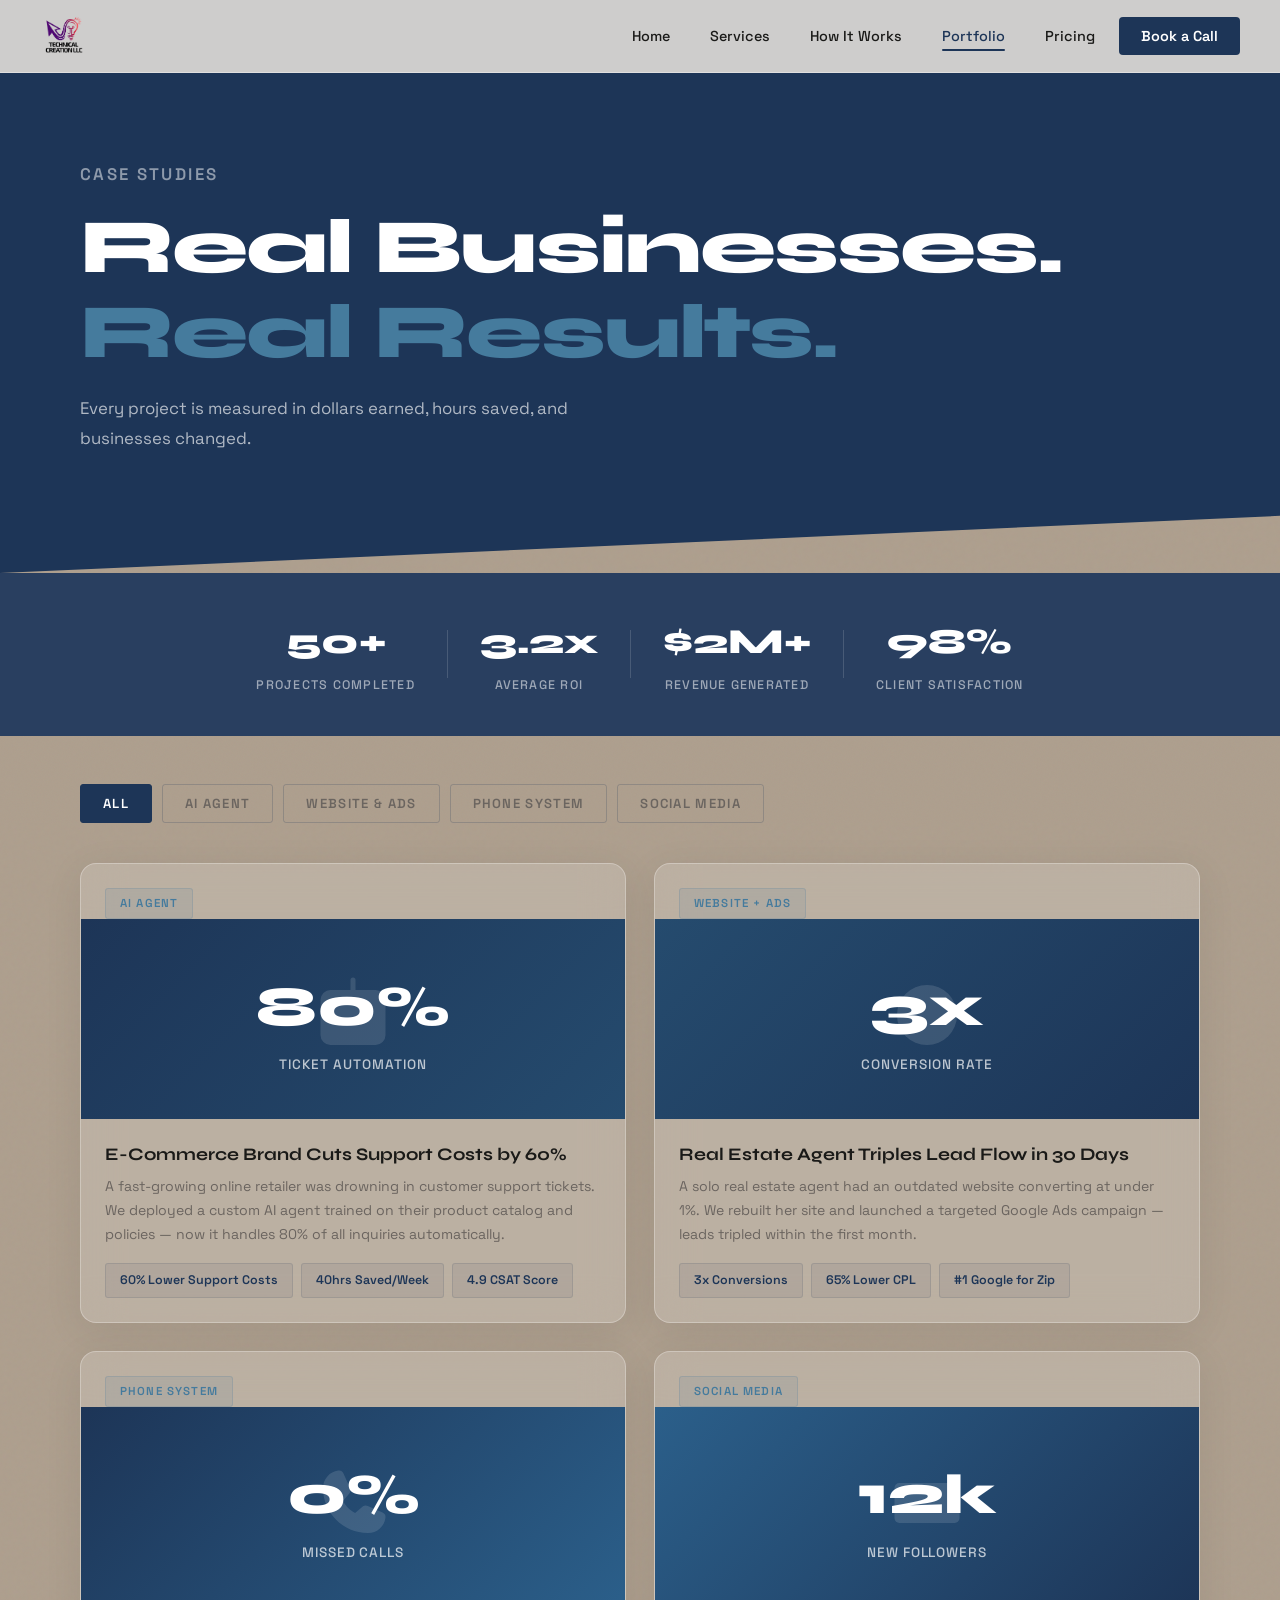
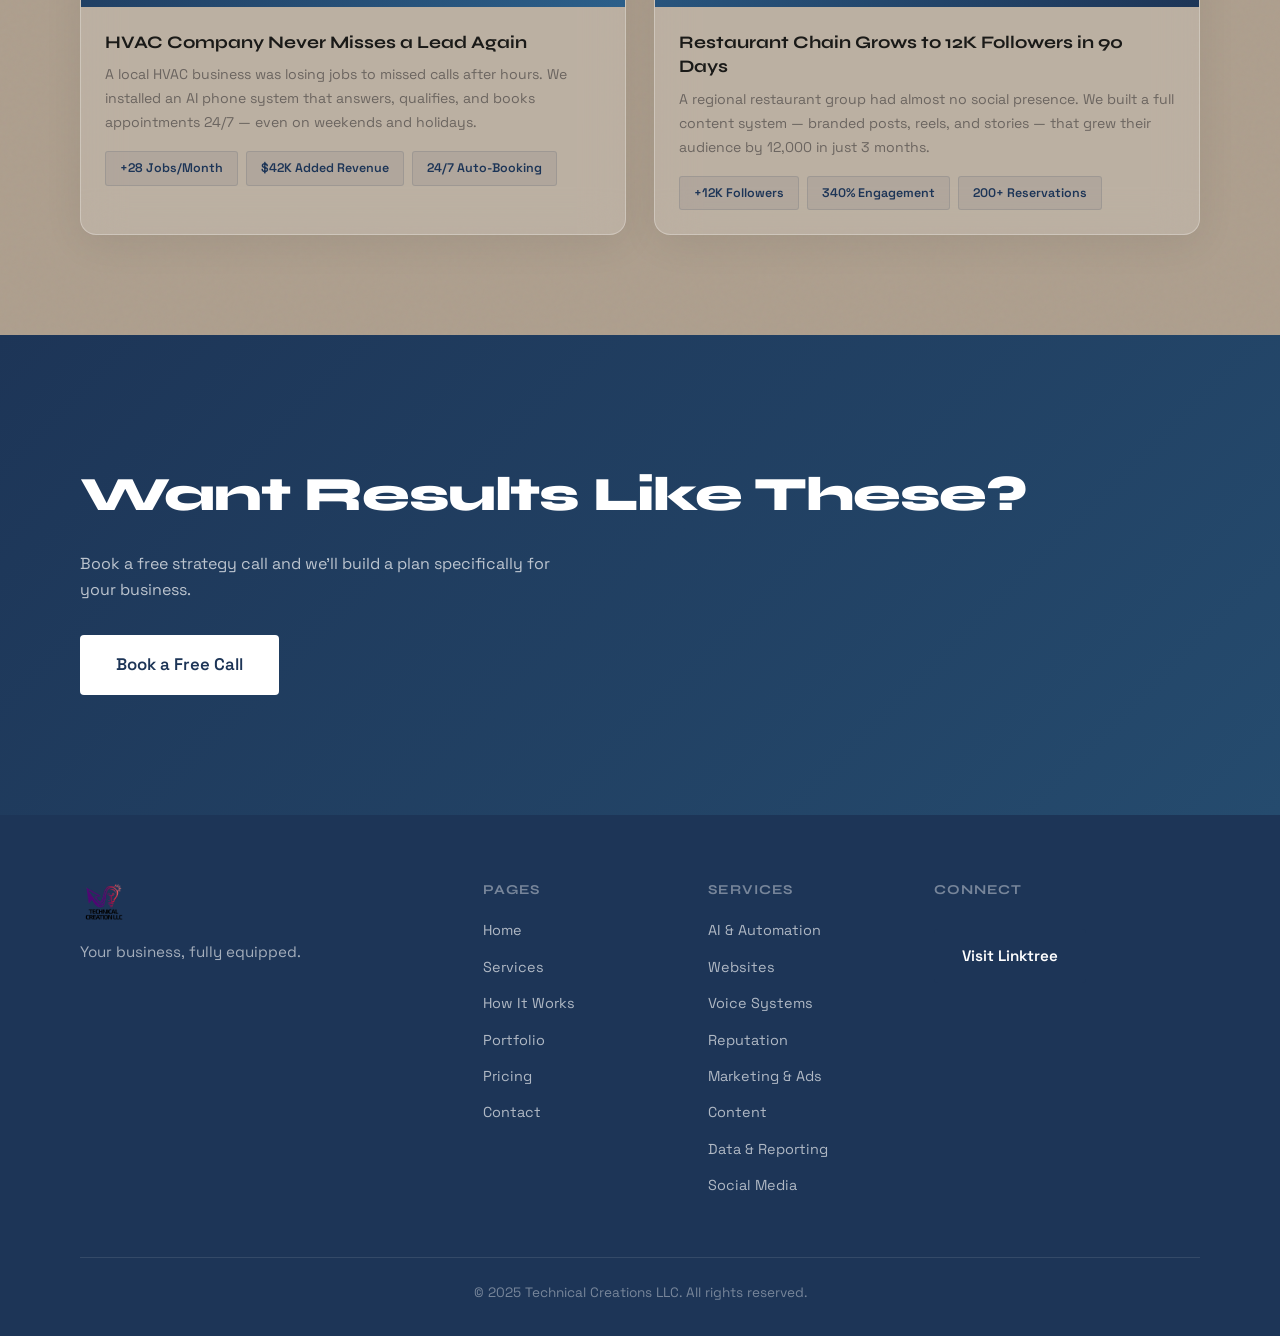
<file: portfolio.html>
<!DOCTYPE html>
<html lang="en">

<head>
  <meta charset="UTF-8" />
  <meta name="viewport" content="width=device-width, initial-scale=1.0" />
  <title>Portfolio – Technical Creations LLC</title>
  <meta name="description" content="Real results for real businesses. See how Technical Creations LLC has helped clients grow with AI, web, and automation." />
  <link rel="stylesheet" href="css/global.css" />
  <link rel="stylesheet" href="css/portfolio.css" />
  <link href="https://fonts.googleapis.com/css2?family=Space+Grotesk:wght@300;400;500;600;700&family=Syne:wght@400;600;700;800&display=swap" rel="stylesheet" />
</head>

<body>
  <nav class="navbar" id="navbar">
    <div class="nav-inner">
      <a href="index.html" class="nav-logo"><img src="images/logo.png" alt="Technical Creations LLC" class="logo-img"></a>
      <ul class="nav-links" id="navLinks">
        <li><a href="index.html" class="nav-link">Home</a></li>
        <li><a href="services.html" class="nav-link">Services</a></li>
        <li><a href="how-it-works.html" class="nav-link">How It Works</a></li>
        <li><a href="portfolio.html" class="nav-link active">Portfolio</a></li>
        <li><a href="pricing.html" class="nav-link">Pricing</a></li>
        <li><a href="contact.html" class="nav-link cta-link">Book a Call</a></li>
      </ul>
      <button class="hamburger" id="hamburger" aria-label="Toggle menu"><span></span><span></span><span></span></button>
    </div>
  </nav>

  <section class="page-hero">
    <div class="container">
      <p class="section-tag">Case Studies</p>
      <h1>Real Businesses.<br /><span class="grad-text">Real Results.</span></h1>
      <p>Every project is measured in dollars earned, hours saved, and businesses changed.</p>
    </div>
  </section>

  <!-- STATS ROW -->
  <section class="stats-strip">
    <div class="container">
      <div class="strip-stats">
        <div class="strip-stat"><span class="s-num" data-countup>50+</span><span class="s-label">Projects Completed</span></div>
        <div class="strip-div"></div>
        <div class="strip-stat"><span class="s-num" data-countup>3.2x</span><span class="s-label">Average ROI</span></div>
        <div class="strip-div"></div>
        <div class="strip-stat"><span class="s-num" data-countup>$2M+</span><span class="s-label">Revenue Generated</span></div>
        <div class="strip-div"></div>
        <div class="strip-stat"><span class="s-num" data-countup>98%</span><span class="s-label">Client Satisfaction</span></div>
      </div>
    </div>
  </section>

  <!-- FILTER BAR -->
  <section class="filter-bar">
    <div class="container">
      <div class="filter-buttons">
        <button class="filter-btn active" data-filter="all">All</button>
        <button class="filter-btn" data-filter="ai">AI Agent</button>
        <button class="filter-btn" data-filter="web">Website &amp; Ads</button>
        <button class="filter-btn" data-filter="phone">Phone System</button>
        <button class="filter-btn" data-filter="social">Social Media</button>
      </div>
    </div>
  </section>

  <!-- CASE STUDIES -->
  <section class="section case-studies">
    <div class="container">
      <div class="case-grid" id="caseGrid">

        <div class="case-card" data-category="ai">
          <div class="case-tag">AI Agent</div>
          <div class="case-visual cs-ai">
            <div class="cs-graphic"><svg viewBox="0 0 256 256"><path d="M200,48H136V16a8,8,0,0,0-16,0V48H56A32,32,0,0,0,24,80V192a32,32,0,0,0,32,32H200a32,32,0,0,0,32-32V80A32,32,0,0,0,200,48Z"/></svg></div>
            <div class="cs-metric"><span class="cs-big">80%</span><span class="cs-label">Ticket Automation</span></div>
          </div>
          <div class="case-body">
            <h3>E-Commerce Brand Cuts Support Costs by 60%</h3>
            <p>A fast-growing online retailer was drowning in customer support tickets. We deployed a custom AI agent trained on their product catalog and policies — now it handles 80% of all inquiries automatically.</p>
            <div class="case-results">
              <div class="result-pill">60% Lower Support Costs</div>
              <div class="result-pill">40hrs Saved/Week</div>
              <div class="result-pill">4.9 CSAT Score</div>
            </div>
          </div>
        </div>

        <div class="case-card" data-category="web">
          <div class="case-tag">Website + Ads</div>
          <div class="case-visual cs-web">
            <div class="cs-graphic"><svg viewBox="0 0 256 256"><circle cx="128" cy="128" r="96" fill="#fff"/></svg></div>
            <div class="cs-metric"><span class="cs-big">3x</span><span class="cs-label">Conversion Rate</span></div>
          </div>
          <div class="case-body">
            <h3>Real Estate Agent Triples Lead Flow in 30 Days</h3>
            <p>A solo real estate agent had an outdated website converting at under 1%. We rebuilt her site and launched a targeted Google Ads campaign — leads tripled within the first month.</p>
            <div class="case-results">
              <div class="result-pill">3x Conversions</div>
              <div class="result-pill">65% Lower CPL</div>
              <div class="result-pill">#1 Google for Zip</div>
            </div>
          </div>
        </div>

        <div class="case-card" data-category="phone">
          <div class="case-tag">Phone System</div>
          <div class="case-visual cs-phone">
            <div class="cs-graphic"><svg viewBox="0 0 256 256"><path d="M222.37,158.46l-47.11-21.11-.13-.06a16,16,0,0,0-15.17,1.4,8.12,8.12,0,0,0-.75.56L134.87,160c-15.42-7.49-31.34-23.29-38.83-38.51l20.78-24.71c.2-.25.39-.5.57-.77a16,16,0,0,0,1.32-15.06l0-.12L97.54,33.64a16,16,0,0,0-16.62-9.52A56.26,56.26,0,0,0,32,80c0,79.4,64.6,144,144,144a56.26,56.26,0,0,0,55.88-48.92A16,16,0,0,0,222.37,158.46Z" fill="#fff"/></svg></div>
            <div class="cs-metric"><span class="cs-big">0%</span><span class="cs-label">Missed Calls</span></div>
          </div>
          <div class="case-body">
            <h3>HVAC Company Never Misses a Lead Again</h3>
            <p>A local HVAC business was losing jobs to missed calls after hours. We installed an AI phone system that answers, qualifies, and books appointments 24/7 — even on weekends and holidays.</p>
            <div class="case-results">
              <div class="result-pill">+28 Jobs/Month</div>
              <div class="result-pill">$42K Added Revenue</div>
              <div class="result-pill">24/7 Auto-Booking</div>
            </div>
          </div>
        </div>

        <div class="case-card" data-category="social">
          <div class="case-tag">Social Media</div>
          <div class="case-visual cs-social">
            <div class="cs-graphic"><svg viewBox="0 0 256 256"><rect x="24" y="64" width="208" height="128" rx="16" fill="#fff"/></svg></div>
            <div class="cs-metric"><span class="cs-big">12k</span><span class="cs-label">New Followers</span></div>
          </div>
          <div class="case-body">
            <h3>Restaurant Chain Grows to 12K Followers in 90 Days</h3>
            <p>A regional restaurant group had almost no social presence. We built a full content system — branded posts, reels, and stories — that grew their audience by 12,000 in just 3 months.</p>
            <div class="case-results">
              <div class="result-pill">+12K Followers</div>
              <div class="result-pill">340% Engagement</div>
              <div class="result-pill">200+ Reservations</div>
            </div>
          </div>
        </div>

      </div>
    </div>
  </section>

  <section class="cta-banner">
    <div class="container">
      <h2>Want Results Like These?</h2>
      <p>Book a free strategy call and we'll build a plan specifically for your business.</p>
      <a href="contact.html" class="btn btn-light btn-large">Book a Free Call</a>
    </div>
  </section>

  <footer class="footer">
    <div class="container">
      <div class="footer-grid">
        <div class="footer-brand"><a href="index.html" class="nav-logo"><img src="images/logo.png" alt="Technical Creations LLC" class="logo-img"></a><p>Your business, fully equipped.</p></div>
        <div class="footer-links"><h4>Pages</h4><ul><li><a href="index.html">Home</a></li><li><a href="services.html">Services</a></li><li><a href="how-it-works.html">How It Works</a></li><li><a href="portfolio.html">Portfolio</a></li><li><a href="pricing.html">Pricing</a></li><li><a href="contact.html">Contact</a></li></ul></div>
        <div class="footer-links"><h4>Services</h4><ul><li><a href="services.html#ai-agents">AI &amp; Automation</a></li><li><a href="services.html#websites">Websites</a></li><li><a href="services.html#voice">Voice Systems</a></li><li><a href="services.html#reputation">Reputation</a></li><li><a href="services.html#marketing">Marketing &amp; Ads</a></li><li><a href="services.html#content">Content</a></li><li><a href="services.html#data">Data &amp; Reporting</a></li><li><a href="services.html#social">Social Media</a></li></ul></div>
        <div class="footer-contact"><h4>Connect</h4><a href="https://linktr.ee/TechnicalCreations" target="_blank" class="btn btn-primary" style="margin-top: 12px;">Visit Linktree</a></div>
      </div>
      <div class="footer-bottom"><p>&copy; 2025 Technical Creations LLC. All rights reserved.</p></div>
    </div>
  </footer>

  <script src="js/global.js"></script>
  <script>
    // Portfolio filter
    document.querySelectorAll('.filter-btn').forEach(btn => {
      btn.addEventListener('click', () => {
        document.querySelectorAll('.filter-btn').forEach(b => b.classList.remove('active'));
        btn.classList.add('active');
        const filter = btn.dataset.filter;
        document.querySelectorAll('.case-card').forEach(card => {
          if (filter === 'all' || card.dataset.category === filter) {
            card.classList.remove('hidden');
            card.style.position = '';
            card.style.visibility = '';
          } else {
            card.classList.add('hidden');
            setTimeout(() => {
              if (card.classList.contains('hidden')) {
                card.style.position = 'absolute';
                card.style.visibility = 'hidden';
              }
            }, 200);
          }
        });
      });
    });
  </script>
</body>

</html>
</file>
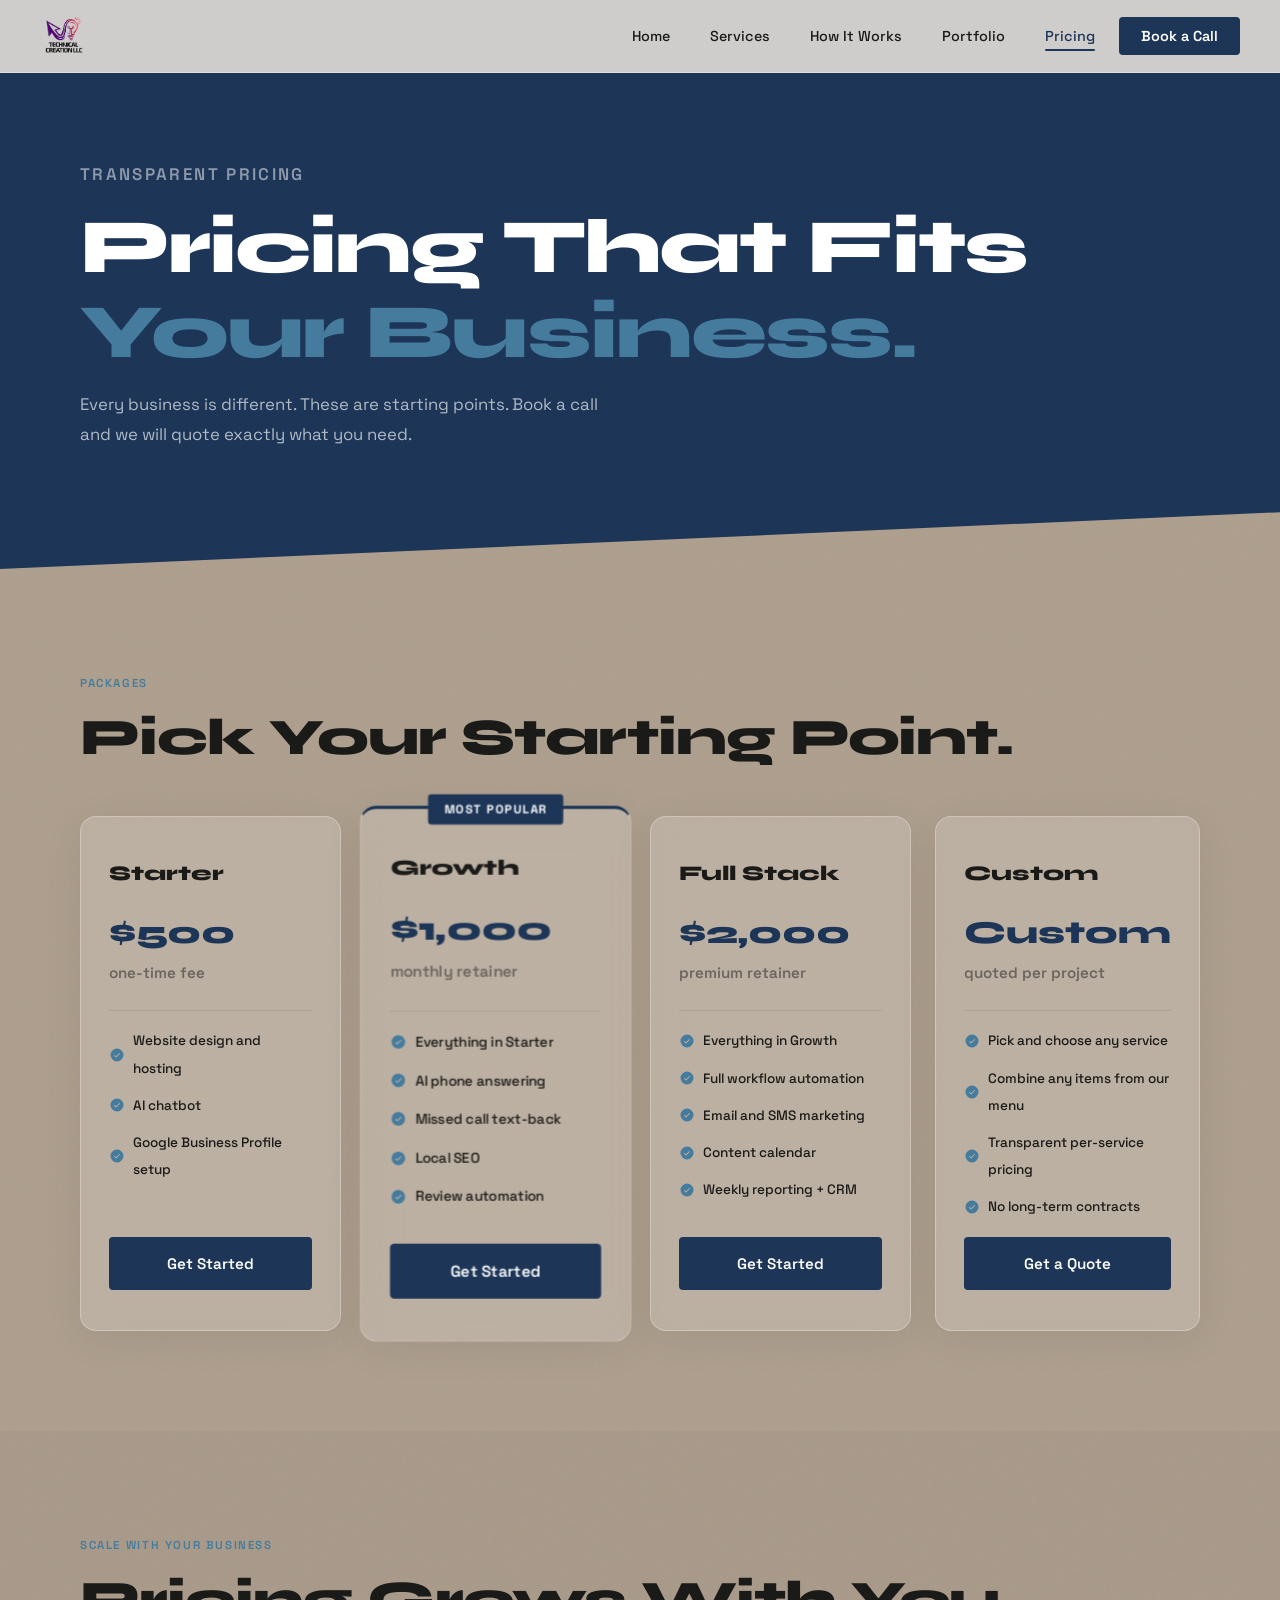
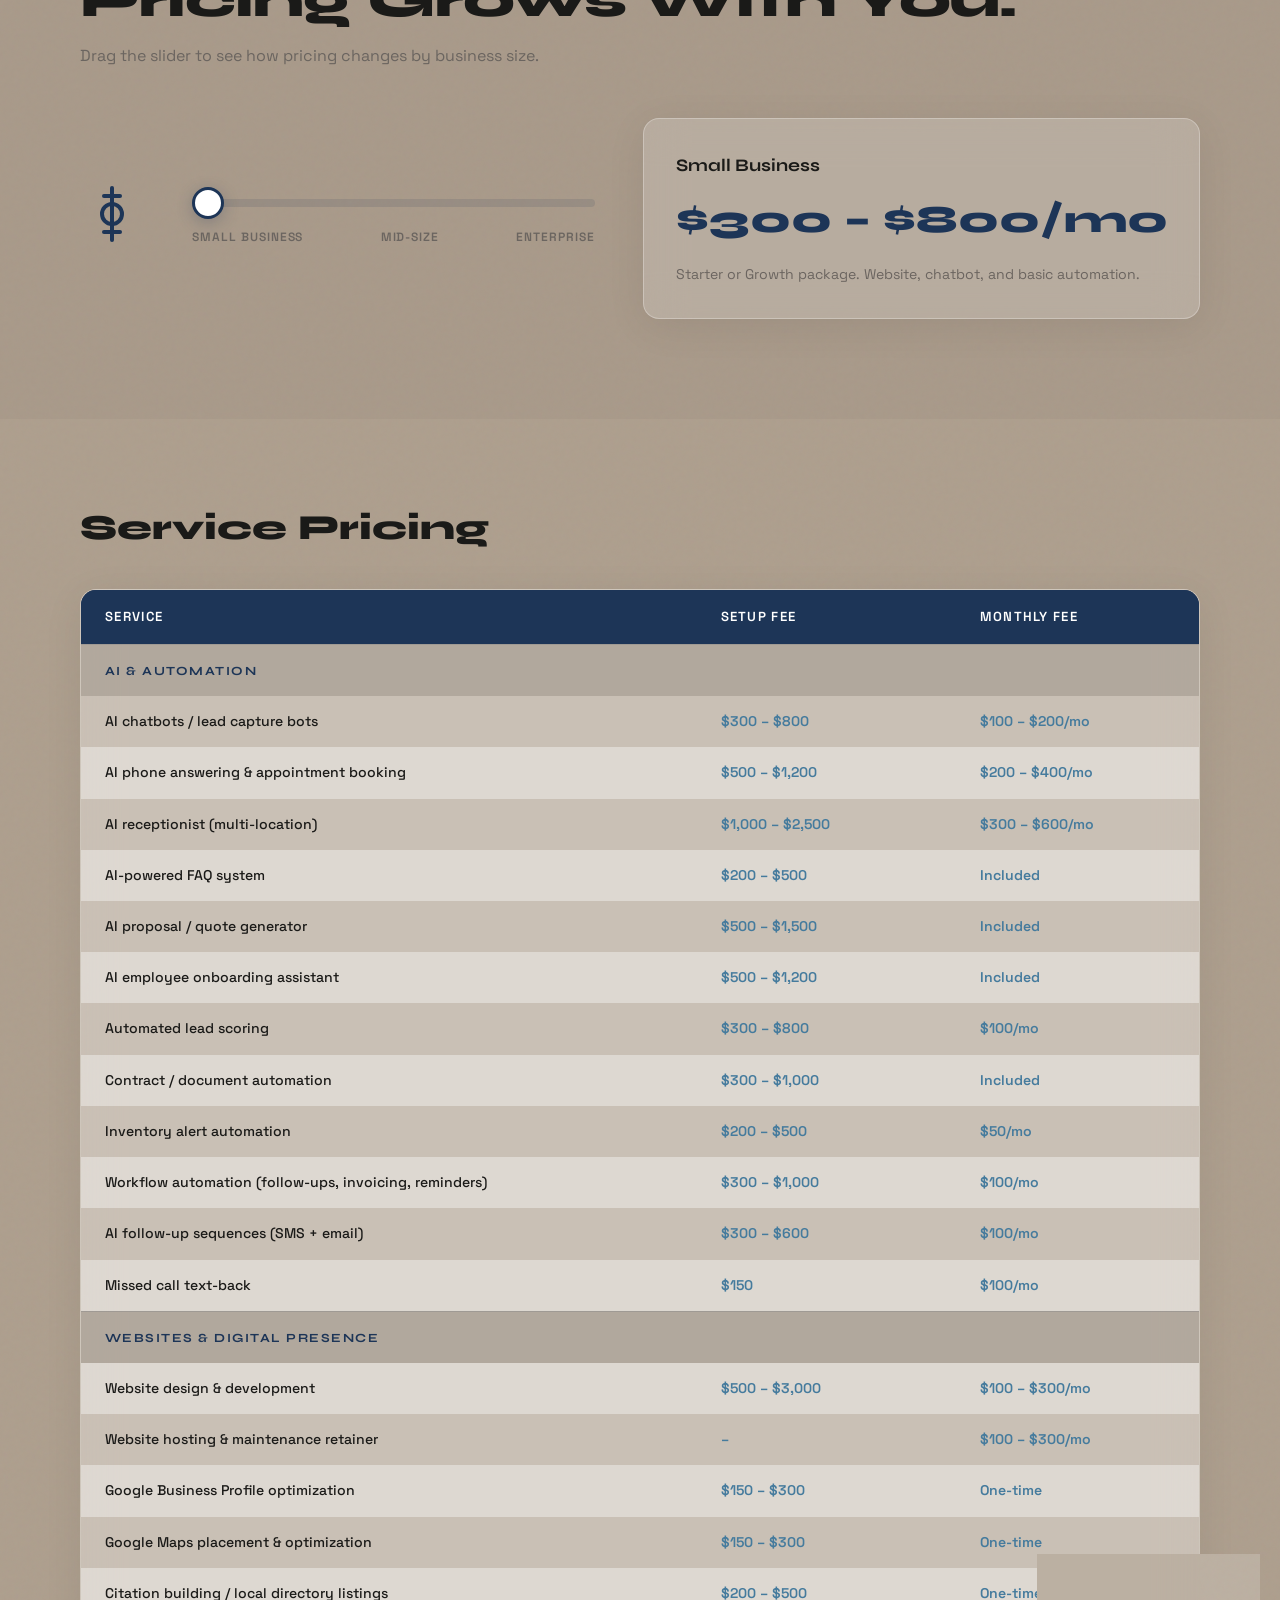
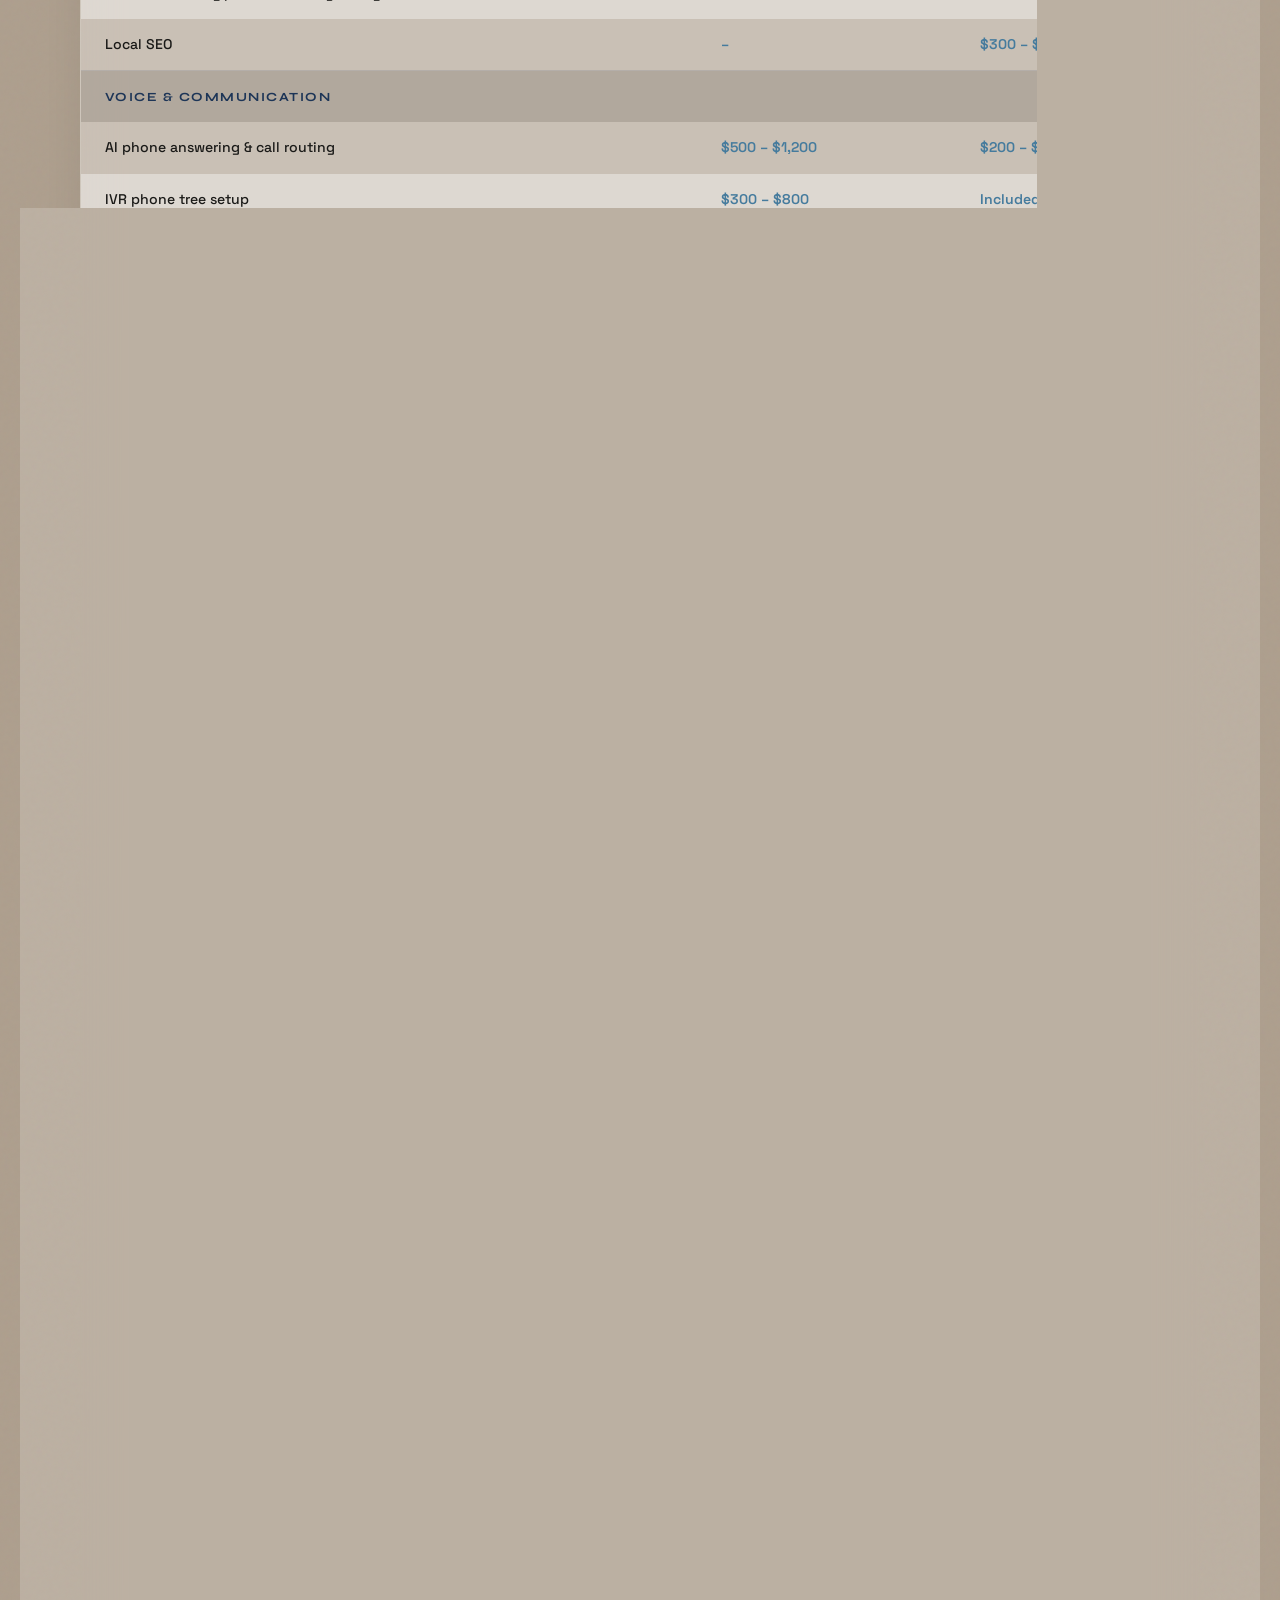
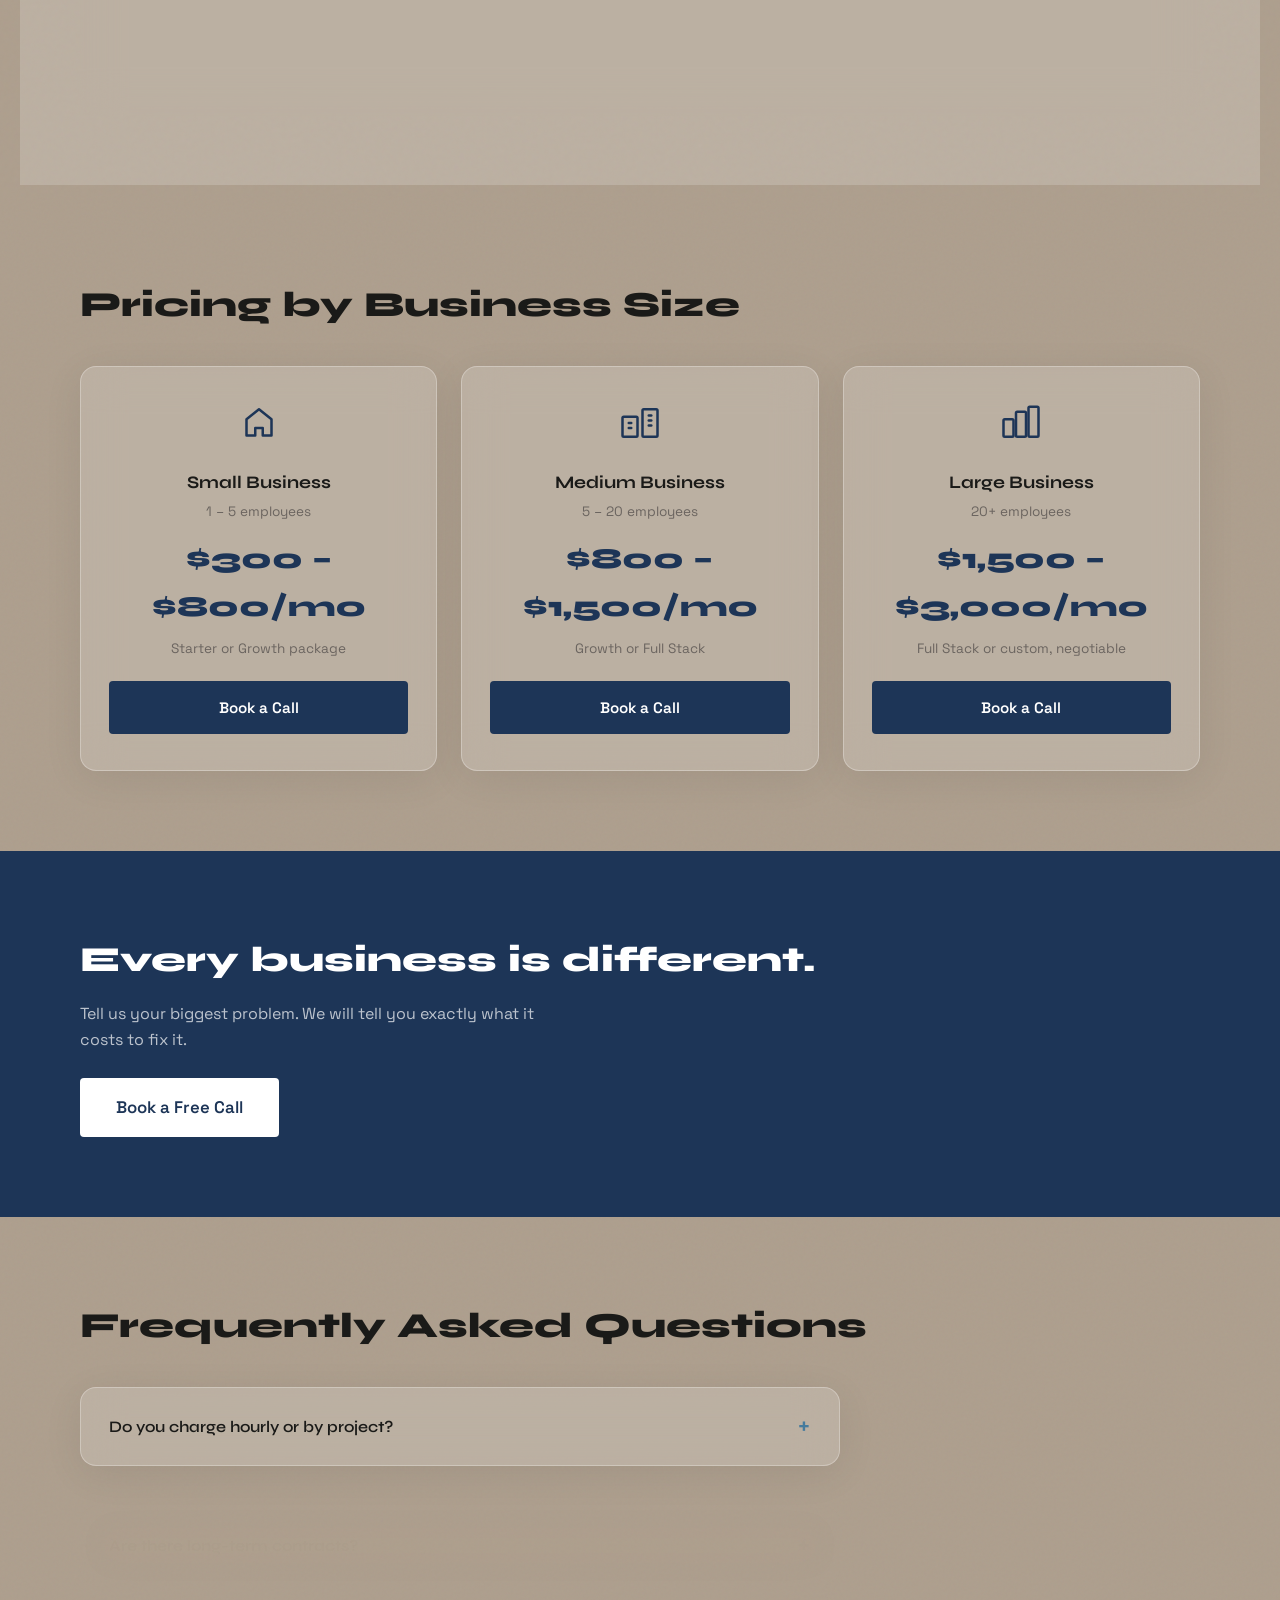
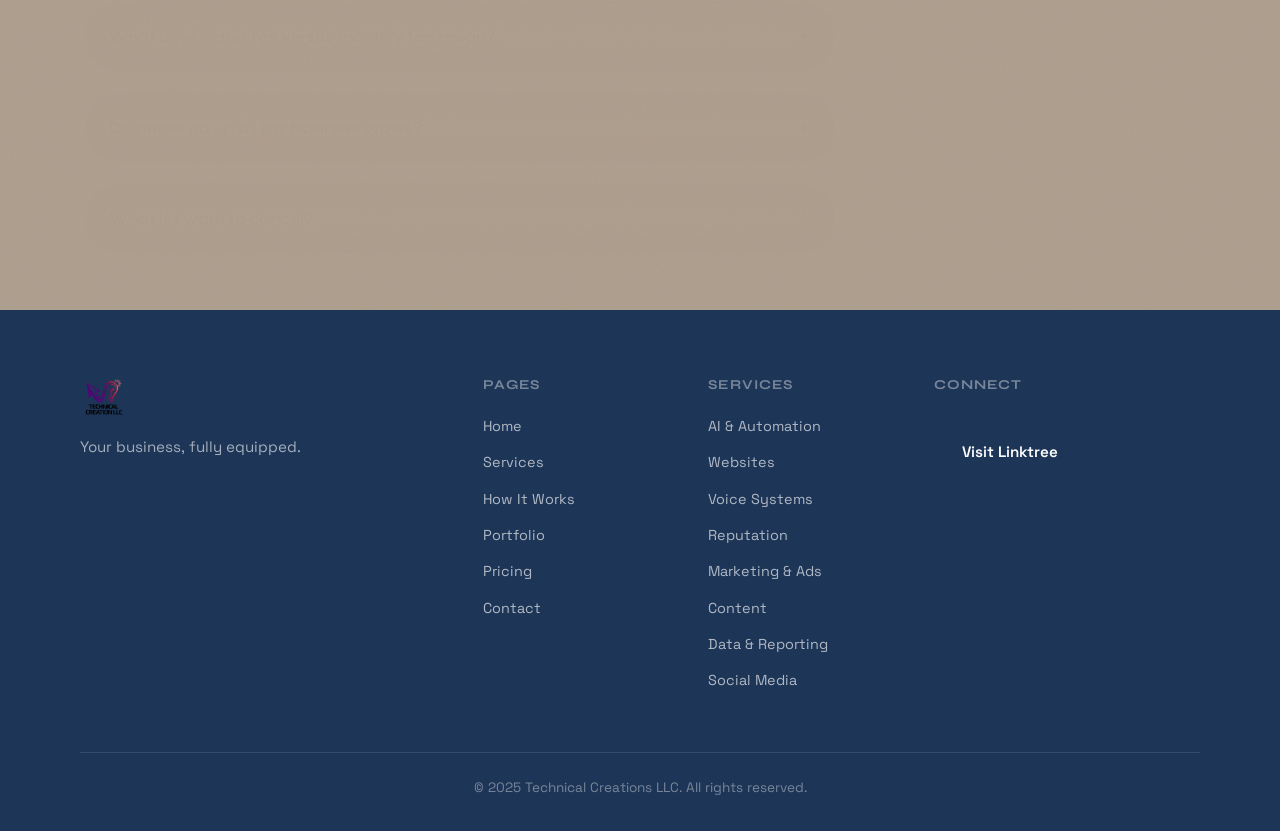
<file: pricing.html>
<!doctype html>
<html lang="en">
<head>
  <meta charset="UTF-8" />
  <meta name="viewport" content="width=device-width, initial-scale=1.0" />
  <title>Pricing – Technical Creations LLC</title>
  <meta name="description" content="Transparent pricing for AI agents, websites, social media, ad campaigns, and phone systems. Choose the package that fits your business." />
  <link rel="stylesheet" href="css/global.css" />
  <link rel="stylesheet" href="css/pricing.css" />
  <link href="https://fonts.googleapis.com/css2?family=Space+Grotesk:wght@300;400;500;600;700&family=Syne:wght@400;600;700;800&display=swap" rel="stylesheet" />
</head>

<body>
  <nav class="navbar" id="navbar">
    <div class="nav-inner">
      <a href="index.html" class="nav-logo"><img src="images/logo.png" alt="Technical Creations LLC" class="logo-img"></a>
      <ul class="nav-links" id="navLinks">
        <li><a href="index.html" class="nav-link">Home</a></li>
        <li><a href="services.html" class="nav-link">Services</a></li>
        <li><a href="how-it-works.html" class="nav-link">How It Works</a></li>
        <li><a href="portfolio.html" class="nav-link">Portfolio</a></li>
        <li><a href="pricing.html" class="nav-link active">Pricing</a></li>
        <li><a href="contact.html" class="nav-link cta-link">Book a Call</a></li>
      </ul>
      <button class="hamburger" id="hamburger" aria-label="Toggle menu"><span></span><span></span><span></span></button>
    </div>
  </nav>

  <!-- Hero -->
  <section class="pricing-hero">
    <div class="container">
      <p class="section-tag">Transparent Pricing</p>
      <h1>Pricing That Fits<br /><span class="accent-blue">Your Business.</span></h1>
      <p>Every business is different. These are starting points. Book a call and we will quote exactly what you need.</p>
    </div>
  </section>

  <!-- Package Cards -->
  <section class="pricing-packages">
    <div class="container">
      <p class="section-tag">Packages</p>
      <h2 class="section-title" style="margin-bottom:48px;">Pick Your Starting Point.</h2>
      <div class="packages-grid">
        <!-- Starter -->
        <div class="package-card">
          <h3>Starter</h3>
          <div class="package-price">
            <span class="price-amount">$500</span>
            <span class="price-setup">one-time fee</span>
          </div>
          <hr />
          <ul class="package-features">
            <li><svg viewBox="0 0 256 256"><path d="M128,24A104,104,0,1,0,232,128,104.11,104.11,0,0,0,128,24Zm45.66,85.66-56,56a8,8,0,0,1-11.32,0l-24-24a8,8,0,0,1,11.32-11.32L112,148.69l50.34-50.35a8,8,0,0,1,11.32,11.32Z" fill="#457B9D"/></svg> Website design and hosting</li>
            <li><svg viewBox="0 0 256 256"><path d="M128,24A104,104,0,1,0,232,128,104.11,104.11,0,0,0,128,24Zm45.66,85.66-56,56a8,8,0,0,1-11.32,0l-24-24a8,8,0,0,1,11.32-11.32L112,148.69l50.34-50.35a8,8,0,0,1,11.32,11.32Z" fill="#457B9D"/></svg> AI chatbot</li>
            <li><svg viewBox="0 0 256 256"><path d="M128,24A104,104,0,1,0,232,128,104.11,104.11,0,0,0,128,24Zm45.66,85.66-56,56a8,8,0,0,1-11.32,0l-24-24a8,8,0,0,1,11.32-11.32L112,148.69l50.34-50.35a8,8,0,0,1,11.32,11.32Z" fill="#457B9D"/></svg> Google Business Profile setup</li>
          </ul>
          <a href="contact.html" class="package-btn">Get Started</a>
        </div>

        <!-- Growth -->
        <div class="package-card featured">
          <div class="popular-badge">Most Popular</div>
          <h3>Growth</h3>
          <div class="package-price">
            <span class="price-amount">$1,000</span>
            <span class="price-setup">monthly retainer</span>
          </div>
          <hr />
          <ul class="package-features">
            <li><svg viewBox="0 0 256 256"><path d="M128,24A104,104,0,1,0,232,128,104.11,104.11,0,0,0,128,24Zm45.66,85.66-56,56a8,8,0,0,1-11.32,0l-24-24a8,8,0,0,1,11.32-11.32L112,148.69l50.34-50.35a8,8,0,0,1,11.32,11.32Z" fill="#457B9D"/></svg> Everything in Starter</li>
            <li><svg viewBox="0 0 256 256"><path d="M128,24A104,104,0,1,0,232,128,104.11,104.11,0,0,0,128,24Zm45.66,85.66-56,56a8,8,0,0,1-11.32,0l-24-24a8,8,0,0,1,11.32-11.32L112,148.69l50.34-50.35a8,8,0,0,1,11.32,11.32Z" fill="#457B9D"/></svg> AI phone answering</li>
            <li><svg viewBox="0 0 256 256"><path d="M128,24A104,104,0,1,0,232,128,104.11,104.11,0,0,0,128,24Zm45.66,85.66-56,56a8,8,0,0,1-11.32,0l-24-24a8,8,0,0,1,11.32-11.32L112,148.69l50.34-50.35a8,8,0,0,1,11.32,11.32Z" fill="#457B9D"/></svg> Missed call text-back</li>
            <li><svg viewBox="0 0 256 256"><path d="M128,24A104,104,0,1,0,232,128,104.11,104.11,0,0,0,128,24Zm45.66,85.66-56,56a8,8,0,0,1-11.32,0l-24-24a8,8,0,0,1,11.32-11.32L112,148.69l50.34-50.35a8,8,0,0,1,11.32,11.32Z" fill="#457B9D"/></svg> Local SEO</li>
            <li><svg viewBox="0 0 256 256"><path d="M128,24A104,104,0,1,0,232,128,104.11,104.11,0,0,0,128,24Zm45.66,85.66-56,56a8,8,0,0,1-11.32,0l-24-24a8,8,0,0,1,11.32-11.32L112,148.69l50.34-50.35a8,8,0,0,1,11.32,11.32Z" fill="#457B9D"/></svg> Review automation</li>
          </ul>
          <a href="contact.html" class="package-btn">Get Started</a>
        </div>

        <!-- Full Stack -->
        <div class="package-card">
          <h3>Full Stack</h3>
          <div class="package-price">
            <span class="price-amount">$2,000</span>
            <span class="price-setup">premium retainer</span>
          </div>
          <hr />
          <ul class="package-features">
            <li><svg viewBox="0 0 256 256"><path d="M128,24A104,104,0,1,0,232,128,104.11,104.11,0,0,0,128,24Zm45.66,85.66-56,56a8,8,0,0,1-11.32,0l-24-24a8,8,0,0,1,11.32-11.32L112,148.69l50.34-50.35a8,8,0,0,1,11.32,11.32Z" fill="#457B9D"/></svg> Everything in Growth</li>
            <li><svg viewBox="0 0 256 256"><path d="M128,24A104,104,0,1,0,232,128,104.11,104.11,0,0,0,128,24Zm45.66,85.66-56,56a8,8,0,0,1-11.32,0l-24-24a8,8,0,0,1,11.32-11.32L112,148.69l50.34-50.35a8,8,0,0,1,11.32,11.32Z" fill="#457B9D"/></svg> Full workflow automation</li>
            <li><svg viewBox="0 0 256 256"><path d="M128,24A104,104,0,1,0,232,128,104.11,104.11,0,0,0,128,24Zm45.66,85.66-56,56a8,8,0,0,1-11.32,0l-24-24a8,8,0,0,1,11.32-11.32L112,148.69l50.34-50.35a8,8,0,0,1,11.32,11.32Z" fill="#457B9D"/></svg> Email and SMS marketing</li>
            <li><svg viewBox="0 0 256 256"><path d="M128,24A104,104,0,1,0,232,128,104.11,104.11,0,0,0,128,24Zm45.66,85.66-56,56a8,8,0,0,1-11.32,0l-24-24a8,8,0,0,1,11.32-11.32L112,148.69l50.34-50.35a8,8,0,0,1,11.32,11.32Z" fill="#457B9D"/></svg> Content calendar</li>
            <li><svg viewBox="0 0 256 256"><path d="M128,24A104,104,0,1,0,232,128,104.11,104.11,0,0,0,128,24Zm45.66,85.66-56,56a8,8,0,0,1-11.32,0l-24-24a8,8,0,0,1,11.32-11.32L112,148.69l50.34-50.35a8,8,0,0,1,11.32,11.32Z" fill="#457B9D"/></svg> Weekly reporting + CRM</li>
          </ul>
          <a href="contact.html" class="package-btn">Get Started</a>
        </div>

        <!-- Custom -->
        <div class="package-card">
          <h3>Custom</h3>
          <div class="package-price">
            <span class="price-amount">Custom</span>
            <span class="price-setup">quoted per project</span>
          </div>
          <hr />
          <ul class="package-features">
            <li><svg viewBox="0 0 256 256"><path d="M128,24A104,104,0,1,0,232,128,104.11,104.11,0,0,0,128,24Zm45.66,85.66-56,56a8,8,0,0,1-11.32,0l-24-24a8,8,0,0,1,11.32-11.32L112,148.69l50.34-50.35a8,8,0,0,1,11.32,11.32Z" fill="#457B9D"/></svg> Pick and choose any service</li>
            <li><svg viewBox="0 0 256 256"><path d="M128,24A104,104,0,1,0,232,128,104.11,104.11,0,0,0,128,24Zm45.66,85.66-56,56a8,8,0,0,1-11.32,0l-24-24a8,8,0,0,1,11.32-11.32L112,148.69l50.34-50.35a8,8,0,0,1,11.32,11.32Z" fill="#457B9D"/></svg> Combine any items from our menu</li>
            <li><svg viewBox="0 0 256 256"><path d="M128,24A104,104,0,1,0,232,128,104.11,104.11,0,0,0,128,24Zm45.66,85.66-56,56a8,8,0,0,1-11.32,0l-24-24a8,8,0,0,1,11.32-11.32L112,148.69l50.34-50.35a8,8,0,0,1,11.32,11.32Z" fill="#457B9D"/></svg> Transparent per-service pricing</li>
            <li><svg viewBox="0 0 256 256"><path d="M128,24A104,104,0,1,0,232,128,104.11,104.11,0,0,0,128,24Zm45.66,85.66-56,56a8,8,0,0,1-11.32,0l-24-24a8,8,0,0,1,11.32-11.32L112,148.69l50.34-50.35a8,8,0,0,1,11.32,11.32Z" fill="#457B9D"/></svg> No long-term contracts</li>
          </ul>
          <a href="contact.html" class="package-btn">Get a Quote</a>
        </div>
      </div>
    </div>
  </section>

  <!-- Pricing Slider -->
  <section class="pricing-slider-section">
    <div class="container">
      <p class="section-tag">Scale With Your Business</p>
      <h2 class="section-title" style="margin-bottom:12px;">Pricing Grows With You.</h2>
      <p class="section-sub" style="margin-bottom:48px;">Drag the slider to see how pricing changes by business size.</p>

      <div class="slider-layout">
        <div class="slider-icon" id="sliderIcon">
          <svg viewBox="0 0 256 256"><line x1="128" y1="24" x2="128" y2="232" stroke="#1D3557" stroke-width="16" stroke-linecap="round"/><line x1="96" y1="56" x2="160" y2="56" stroke="#1D3557" stroke-width="16" stroke-linecap="round"/><line x1="96" y1="200" x2="160" y2="200" stroke="#1D3557" stroke-width="16" stroke-linecap="round"/><path d="M88,128c0-22.09,17.91-40,40-40s40,17.91,40,40-17.91,40-40,40S88,150.09,88,128Z" fill="none" stroke="#1D3557" stroke-width="16"/></svg>
        </div>
        <div class="slider-track-wrap" style="position:relative;">
          <input type="range" min="0" max="2" value="0" class="slider-range" id="pricingSlider" />
          <div class="slider-labels">
            <span>Small Business</span>
            <span>Mid-Size</span>
            <span>Enterprise</span>
          </div>
        </div>
        <div class="slider-output" id="sliderOutput">
          <div class="output-size">Small Business</div>
          <div class="output-price">$300 – $800/mo</div>
          <div class="output-desc">Starter or Growth package. Website, chatbot, and basic automation.</div>
        </div>
      </div>
    </div>
  </section>

  <!-- Per-Service Table -->
  <section class="pricing-table-section">
    <div class="container">
      <h2>Service Pricing</h2>
      <div class="table-wrapper">
        <table class="pricing-table">
          <thead><tr><th>Service</th><th>Setup Fee</th><th>Monthly Fee</th></tr></thead>
          <tbody>
            <!-- AI & Automation -->
            <tr><td><strong>AI &amp; AUTOMATION</strong></td><td></td><td></td></tr>
            <tr><td>AI chatbots / lead capture bots</td><td>$300 – $800</td><td>$100 – $200/mo</td></tr>
            <tr><td>AI phone answering &amp; appointment booking</td><td>$500 – $1,200</td><td>$200 – $400/mo</td></tr>
            <tr><td>AI receptionist (multi-location)</td><td>$1,000 – $2,500</td><td>$300 – $600/mo</td></tr>
            <tr><td>AI-powered FAQ system</td><td>$200 – $500</td><td>Included</td></tr>
            <tr><td>AI proposal / quote generator</td><td>$500 – $1,500</td><td>Included</td></tr>
            <tr><td>AI employee onboarding assistant</td><td>$500 – $1,200</td><td>Included</td></tr>
            <tr><td>Automated lead scoring</td><td>$300 – $800</td><td>$100/mo</td></tr>
            <tr><td>Contract / document automation</td><td>$300 – $1,000</td><td>Included</td></tr>
            <tr><td>Inventory alert automation</td><td>$200 – $500</td><td>$50/mo</td></tr>
            <tr><td>Workflow automation (follow-ups, invoicing, reminders)</td><td>$300 – $1,000</td><td>$100/mo</td></tr>
            <tr><td>AI follow-up sequences (SMS + email)</td><td>$300 – $600</td><td>$100/mo</td></tr>
            <tr><td>Missed call text-back</td><td>$150</td><td>$100/mo</td></tr>
            <!-- Websites -->
            <tr><td><strong>WEBSITES &amp; DIGITAL PRESENCE</strong></td><td></td><td></td></tr>
            <tr><td>Website design &amp; development</td><td>$500 – $3,000</td><td>$100 – $300/mo</td></tr>
            <tr><td>Website hosting &amp; maintenance retainer</td><td>–</td><td>$100 – $300/mo</td></tr>
            <tr><td>Google Business Profile optimization</td><td>$150 – $300</td><td>One-time</td></tr>
            <tr><td>Google Maps placement &amp; optimization</td><td>$150 – $300</td><td>One-time</td></tr>
            <tr><td>Citation building / local directory listings</td><td>$200 – $500</td><td>One-time</td></tr>
            <tr><td>Local SEO</td><td>–</td><td>$300 – $800/mo</td></tr>
            <!-- Voice -->
            <tr><td><strong>VOICE &amp; COMMUNICATION</strong></td><td></td><td></td></tr>
            <tr><td>AI phone answering &amp; call routing</td><td>$500 – $1,200</td><td>$200 – $400/mo</td></tr>
            <tr><td>IVR phone tree setup</td><td>$300 – $800</td><td>Included</td></tr>
            <tr><td>Two-way SMS marketing systems</td><td>$200 – $500</td><td>$100 – $200/mo</td></tr>
            <tr><td>Ringless voicemail drops</td><td>$150 – $300</td><td>$100/mo</td></tr>
            <tr><td>Call tracking and recording summaries</td><td>$200 – $400</td><td>$100/mo</td></tr>
            <!-- Reputation -->
            <tr><td><strong>REPUTATION MANAGEMENT</strong></td><td></td><td></td></tr>
            <tr><td>AI review response automation</td><td>$200 – $500</td><td>$100 – $200/mo</td></tr>
            <tr><td>Review generation campaigns</td><td>$200 – $400</td><td>$100/mo</td></tr>
            <tr><td>Reputation monitoring dashboards</td><td>$200 – $400</td><td>$100/mo</td></tr>
            <!-- Marketing -->
            <tr><td><strong>MARKETING &amp; ADVERTISING</strong></td><td></td><td></td></tr>
            <tr><td>Google Ads management</td><td>–</td><td>$500/mo or 15%</td></tr>
            <tr><td>Meta Ads management</td><td>–</td><td>$500/mo or 15%</td></tr>
            <tr><td>Email marketing automation</td><td>$300</td><td>$200/mo</td></tr>
            <tr><td>Abandoned cart automation</td><td>$200 – $400</td><td>Included</td></tr>
            <tr><td>Post-purchase follow-up sequences</td><td>$200 – $400</td><td>Included</td></tr>
            <tr><td>Upsell / cross-sell email flows</td><td>$200 – $400</td><td>Included</td></tr>
            <tr><td>Automated social posting &amp; scheduling</td><td>$200 – $400</td><td>$100/mo</td></tr>
            <!-- Content -->
            <tr><td><strong>CONTENT CREATION</strong></td><td></td><td></td></tr>
            <tr><td>AI blog writing on retainer</td><td>–</td><td>$300 – $800/mo</td></tr>
            <tr><td>AI video scripts</td><td>$100 – $300 each</td><td>–</td></tr>
            <tr><td>Monthly content calendars</td><td>$200</td><td>$200/mo</td></tr>
            <tr><td>Product description writing at scale</td><td>$0.50 – $2 per item</td><td>–</td></tr>
            <!-- Data -->
            <tr><td><strong>DATA &amp; REPORTING</strong></td><td></td><td></td></tr>
            <tr><td>Automated weekly business reports</td><td>$200 – $500</td><td>$100/mo</td></tr>
            <tr><td>Google Analytics dashboard setup</td><td>$200 – $400</td><td>One-time</td></tr>
            <tr><td>Ad performance reporting automation</td><td>$200 – $400</td><td>$100/mo</td></tr>
            <tr><td>CRM setup and management</td><td>$300 – $800</td><td>$200/mo</td></tr>
            <!-- Social -->
            <tr><td><strong>SOCIAL MEDIA</strong></td><td></td><td></td></tr>
            <tr><td>Social media management</td><td>–</td><td>$500 – $1,500/mo</td></tr>
            <tr><td>Monthly content calendars</td><td>$200</td><td>$200/mo</td></tr>
            <tr><td>Automated scheduling &amp; posting</td><td>$200</td><td>$100/mo</td></tr>
          </tbody>
        </table>
      </div>
    </div>
  </section>

  <!-- Business Size -->
  <section class="pricing-scale">
    <div class="container">
      <h2>Pricing by Business Size</h2>
      <div class="scale-grid">
        <div class="scale-card">
          <div class="scale-icon"><svg viewBox="0 0 256 256"><path d="M152,208V160H104v48H48V104L128,40l80,64V208Z" fill="none" stroke="#1D3557" stroke-width="16" stroke-linecap="round" stroke-linejoin="round"/></svg></div>
          <h3>Small Business</h3>
          <p class="scale-size">1 – 5 employees</p>
          <p class="scale-range">$300 – $800/mo</p>
          <p class="scale-real">Starter or Growth package</p>
          <a href="contact.html" class="btn btn-primary" style="width:100%;justify-content:center;">Book a Call</a>
        </div>
        <div class="scale-card">
          <div class="scale-icon"><svg viewBox="0 0 256 256"><rect x="16" y="88" width="96" height="128" rx="8" fill="none" stroke="#1D3557" stroke-width="16"/><rect x="144" y="40" width="96" height="176" rx="8" fill="none" stroke="#1D3557" stroke-width="16"/><line x1="56" y1="128" x2="72" y2="128" fill="none" stroke="#1D3557" stroke-width="16" stroke-linecap="round"/><line x1="56" y1="160" x2="72" y2="160" fill="none" stroke="#1D3557" stroke-width="16" stroke-linecap="round"/><line x1="184" y1="80" x2="200" y2="80" fill="none" stroke="#1D3557" stroke-width="16" stroke-linecap="round"/><line x1="184" y1="112" x2="200" y2="112" fill="none" stroke="#1D3557" stroke-width="16" stroke-linecap="round"/><line x1="184" y1="144" x2="200" y2="144" fill="none" stroke="#1D3557" stroke-width="16" stroke-linecap="round"/></svg></div>
          <h3>Medium Business</h3>
          <p class="scale-size">5 – 20 employees</p>
          <p class="scale-range">$800 – $1,500/mo</p>
          <p class="scale-real">Growth or Full Stack</p>
          <a href="contact.html" class="btn btn-primary" style="width:100%;justify-content:center;">Book a Call</a>
        </div>
        <div class="scale-card">
          <div class="scale-icon"><svg viewBox="0 0 256 256"><rect x="16" y="104" width="64" height="112" rx="8" fill="none" stroke="#1D3557" stroke-width="16"/><rect x="96" y="56" width="64" height="160" rx="8" fill="none" stroke="#1D3557" stroke-width="16"/><rect x="176" y="24" width="64" height="192" rx="8" fill="none" stroke="#1D3557" stroke-width="16"/></svg></div>
          <h3>Large Business</h3>
          <p class="scale-size">20+ employees</p>
          <p class="scale-range">$1,500 – $3,000/mo</p>
          <p class="scale-real">Full Stack or custom, negotiable</p>
          <a href="contact.html" class="btn btn-primary" style="width:100%;justify-content:center;">Book a Call</a>
        </div>
      </div>
    </div>
  </section>

  <!-- Negotiation CTA -->
  <section class="pricing-cta">
    <div class="container">
      <h2>Every business is different.</h2>
      <p>Tell us your biggest problem. We will tell you exactly what it costs to fix it.</p>
      <a href="contact.html" class="btn btn-light btn-large">Book a Free Call</a>
    </div>
  </section>

  <!-- FAQ -->
  <section class="pricing-faq">
    <div class="container">
      <h2>Frequently Asked Questions</h2>
      <div class="faq-list">
        <div class="faq-item"><button class="faq-question" aria-expanded="false">Do you charge hourly or by project?<span class="faq-icon">+</span></button><div class="faq-answer"><p>We charge by project with clear setup fees and monthly retainers. No hourly billing, no surprises.</p></div></div>
        <div class="faq-item"><button class="faq-question" aria-expanded="false">Are there long-term contracts?<span class="faq-icon">+</span></button><div class="faq-answer"><p>No. All agreements are month-to-month. Give 30 days notice and you are done. No penalties.</p></div></div>
        <div class="faq-item"><button class="faq-question" aria-expanded="false">What does setup fee versus monthly fee mean?<span class="faq-icon">+</span></button><div class="faq-answer"><p>Setup fees cover initial configuration, design, and launch. Monthly fees cover hosting, maintenance, and ongoing optimization.</p></div></div>
        <div class="faq-item"><button class="faq-question" aria-expanded="false">Do prices go up as my business grows?<span class="faq-icon">+</span></button><div class="faq-answer"><p>Only if you add new services. Your existing retainer stays the same unless you choose to upgrade.</p></div></div>
        <div class="faq-item"><button class="faq-question" aria-expanded="false">What if I want to cancel?<span class="faq-icon">+</span></button><div class="faq-answer"><p>Month-to-month. 30 days notice. Everything we built is yours to keep.</p></div></div>
      </div>
    </div>
  </section>

  <footer class="footer">
    <div class="container">
      <div class="footer-grid">
        <div class="footer-brand"><a href="index.html" class="nav-logo"><img src="images/logo.png" alt="Technical Creations LLC" class="logo-img"></a><p>Your business, fully equipped.</p></div>
        <div class="footer-links"><h4>Pages</h4><ul><li><a href="index.html">Home</a></li><li><a href="services.html">Services</a></li><li><a href="how-it-works.html">How It Works</a></li><li><a href="portfolio.html">Portfolio</a></li><li><a href="pricing.html">Pricing</a></li><li><a href="contact.html">Contact</a></li></ul></div>
        <div class="footer-links"><h4>Services</h4><ul><li><a href="services.html#ai-agents">AI &amp; Automation</a></li><li><a href="services.html#websites">Websites</a></li><li><a href="services.html#voice">Voice Systems</a></li><li><a href="services.html#reputation">Reputation</a></li><li><a href="services.html#marketing">Marketing &amp; Ads</a></li><li><a href="services.html#content">Content</a></li><li><a href="services.html#data">Data &amp; Reporting</a></li><li><a href="services.html#social">Social Media</a></li></ul></div>
        <div class="footer-contact"><h4>Connect</h4><a href="https://linktr.ee/TechnicalCreations" target="_blank" class="btn btn-primary" style="margin-top: 12px;">Visit Linktree</a></div>
      </div>
      <div class="footer-bottom"><p>&copy; 2025 Technical Creations LLC. All rights reserved.</p></div>
    </div>
  </footer>

  <script src="js/global.js"></script>
  <script>
    // Pricing Slider
    const slider = document.getElementById('pricingSlider');
    const output = document.getElementById('sliderOutput');
    const icon = document.getElementById('sliderIcon');
    const tiers = [
      { size: 'Small Business', price: '$300 – $800/mo', desc: 'Starter or Growth package. Website, chatbot, and basic automation.' },
      { size: 'Mid-Size Business', price: '$800 – $1,500/mo', desc: 'Growth or Full Stack. Full automation, AI phone, and reputation management.' },
      { size: 'Enterprise', price: '$1,500 – $3,000/mo', desc: 'Full Stack or custom. Everything plus ads, advanced AI, and dedicated support.' }
    ];
    if (slider && output) {
      slider.addEventListener('input', () => {
        const tier = tiers[slider.value];
        output.style.opacity = '0';
        setTimeout(() => {
          output.querySelector('.output-size').textContent = tier.size;
          output.querySelector('.output-price').textContent = tier.price;
          output.querySelector('.output-desc').textContent = tier.desc;
          output.style.opacity = '1';
        }, 100);
      });
      slider.addEventListener('mousedown', () => icon?.classList.add('dragging'));
      slider.addEventListener('mouseup', () => icon?.classList.remove('dragging'));
      slider.addEventListener('touchstart', () => icon?.classList.add('dragging'));
      slider.addEventListener('touchend', () => icon?.classList.remove('dragging'));
    }
  </script>
</body>
</html>
</file>
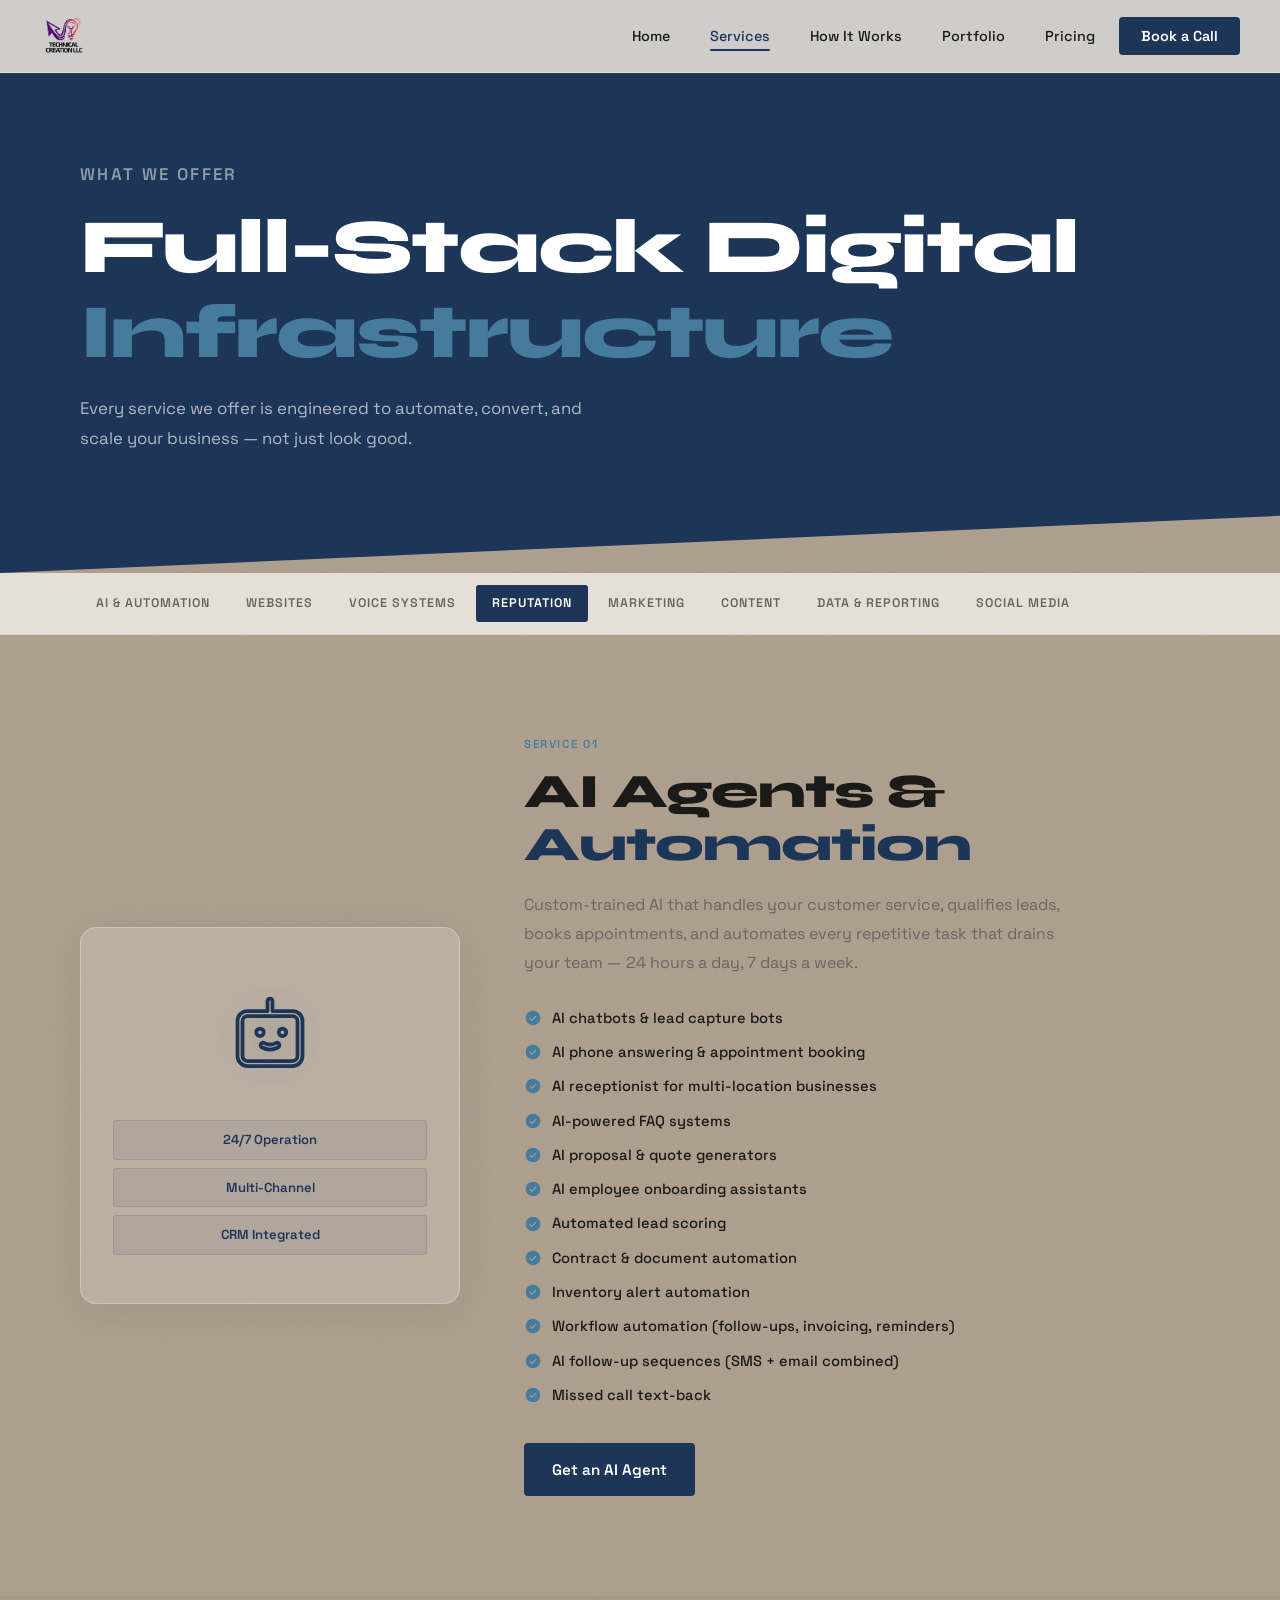
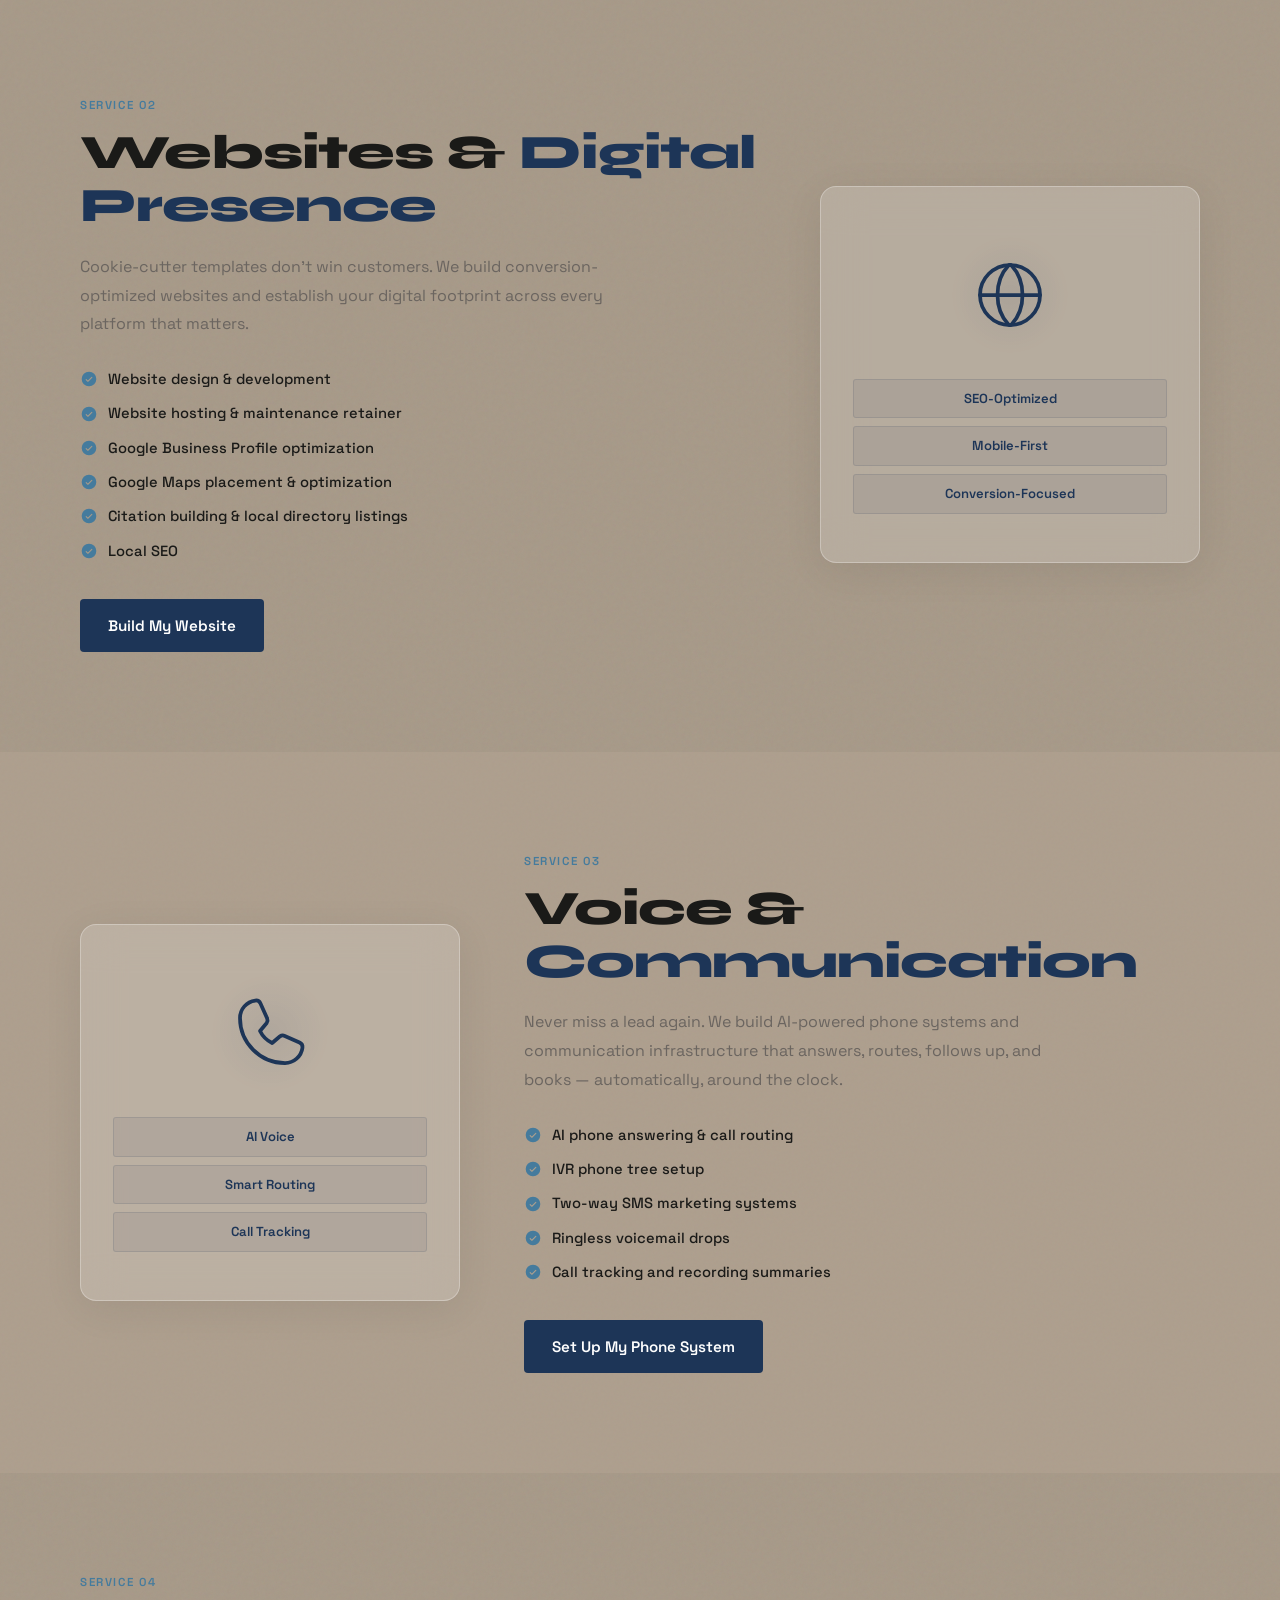
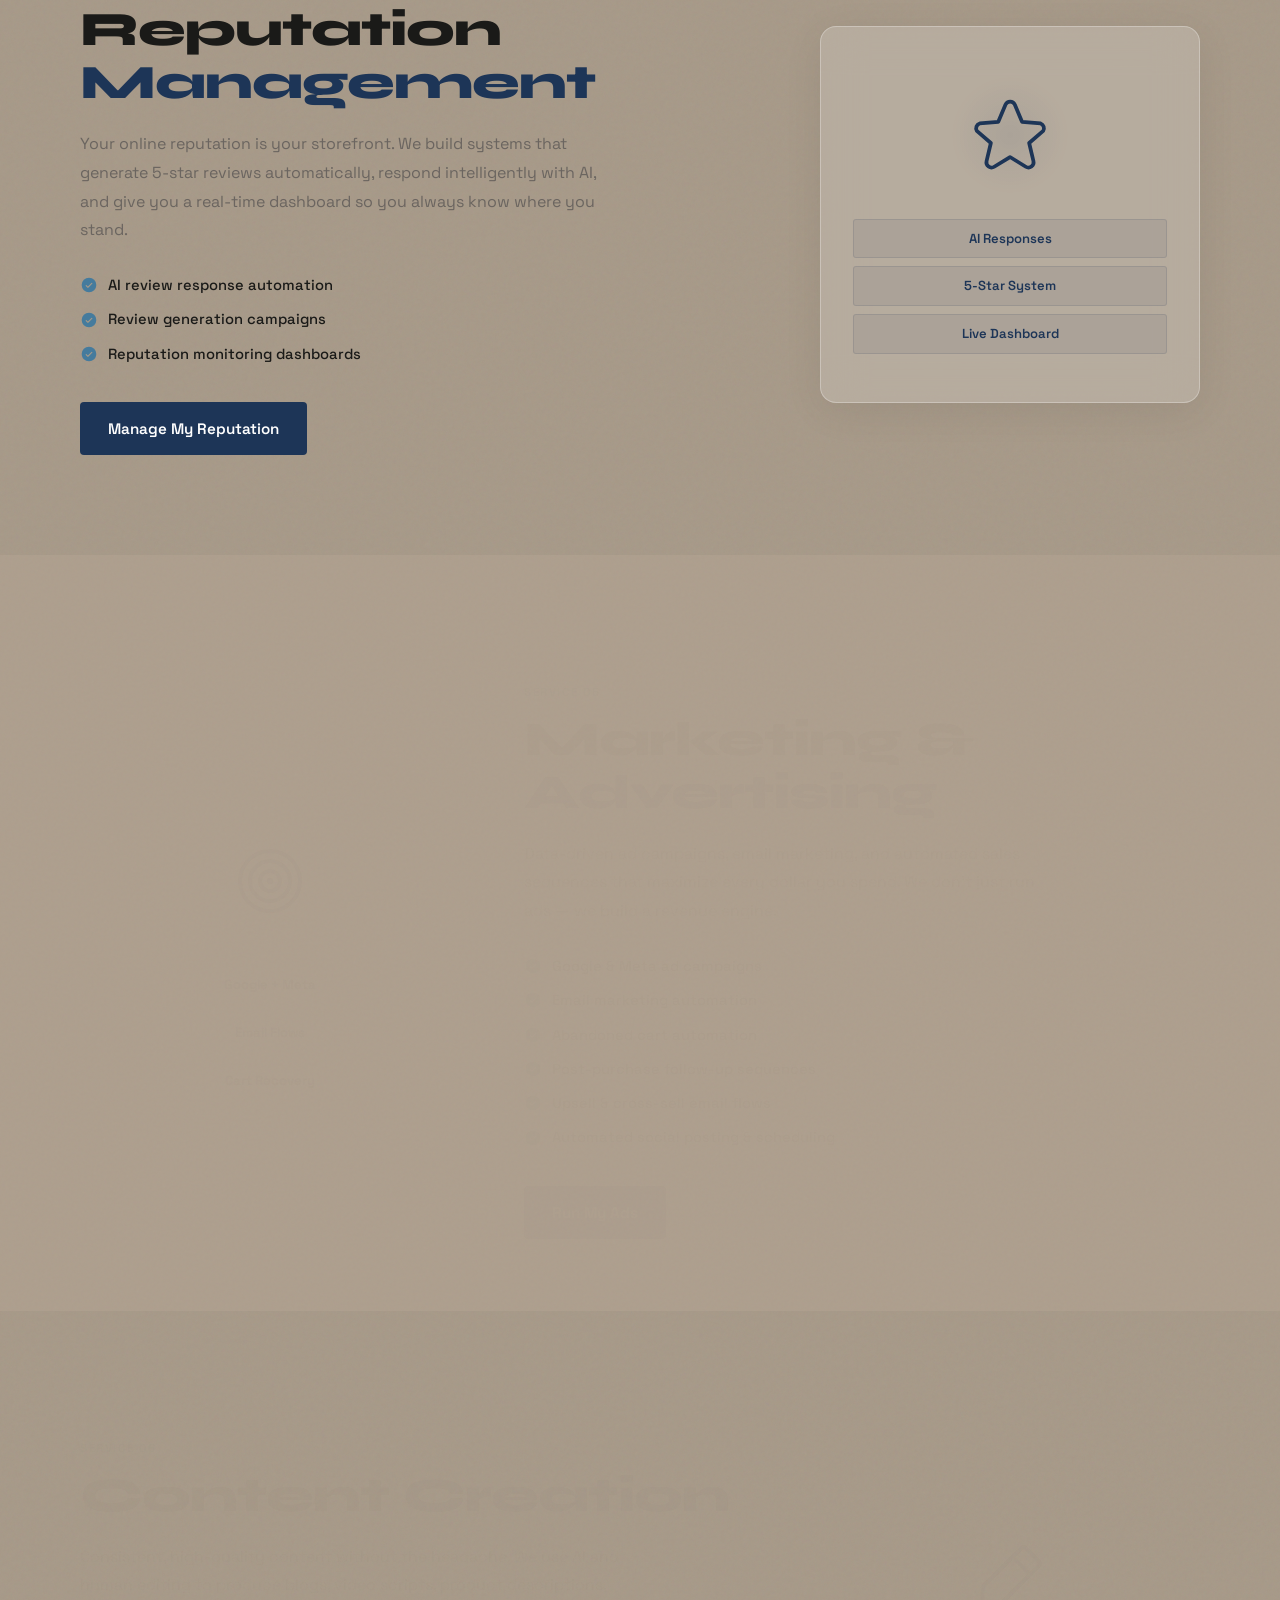
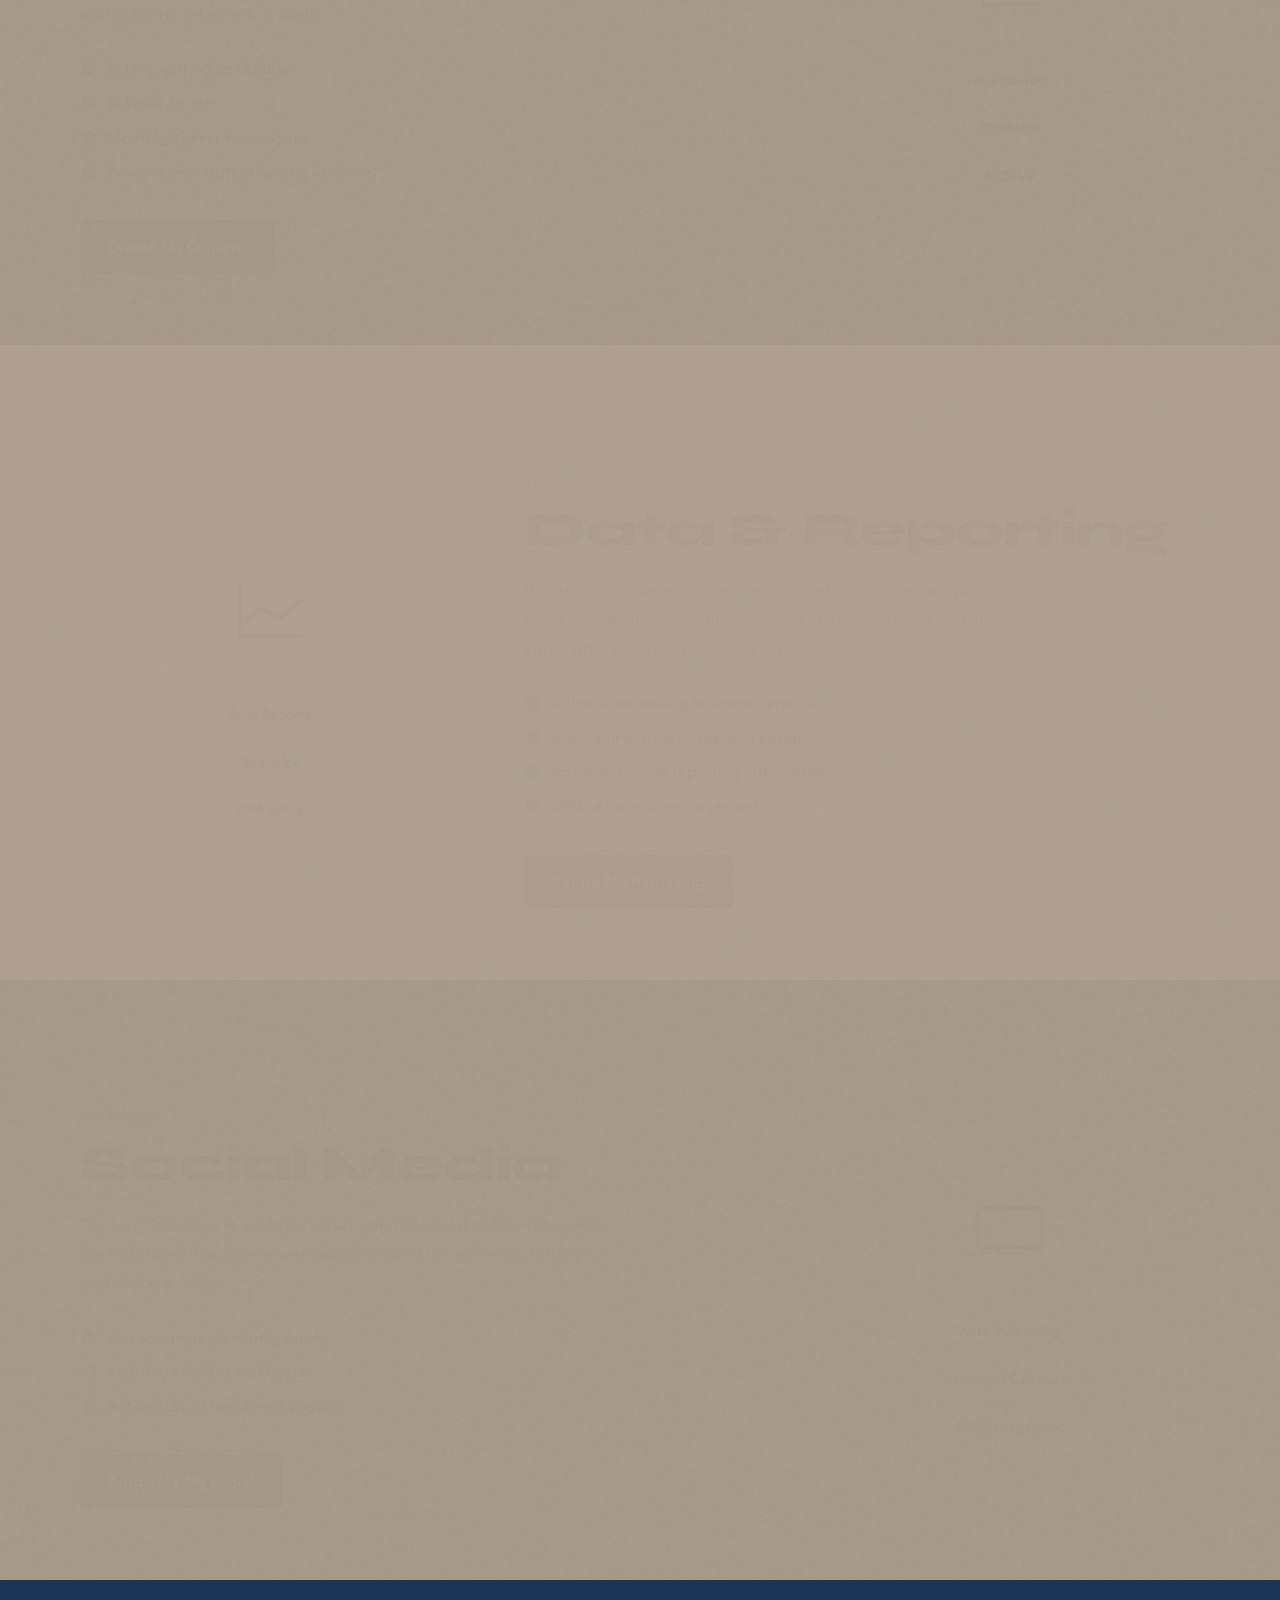
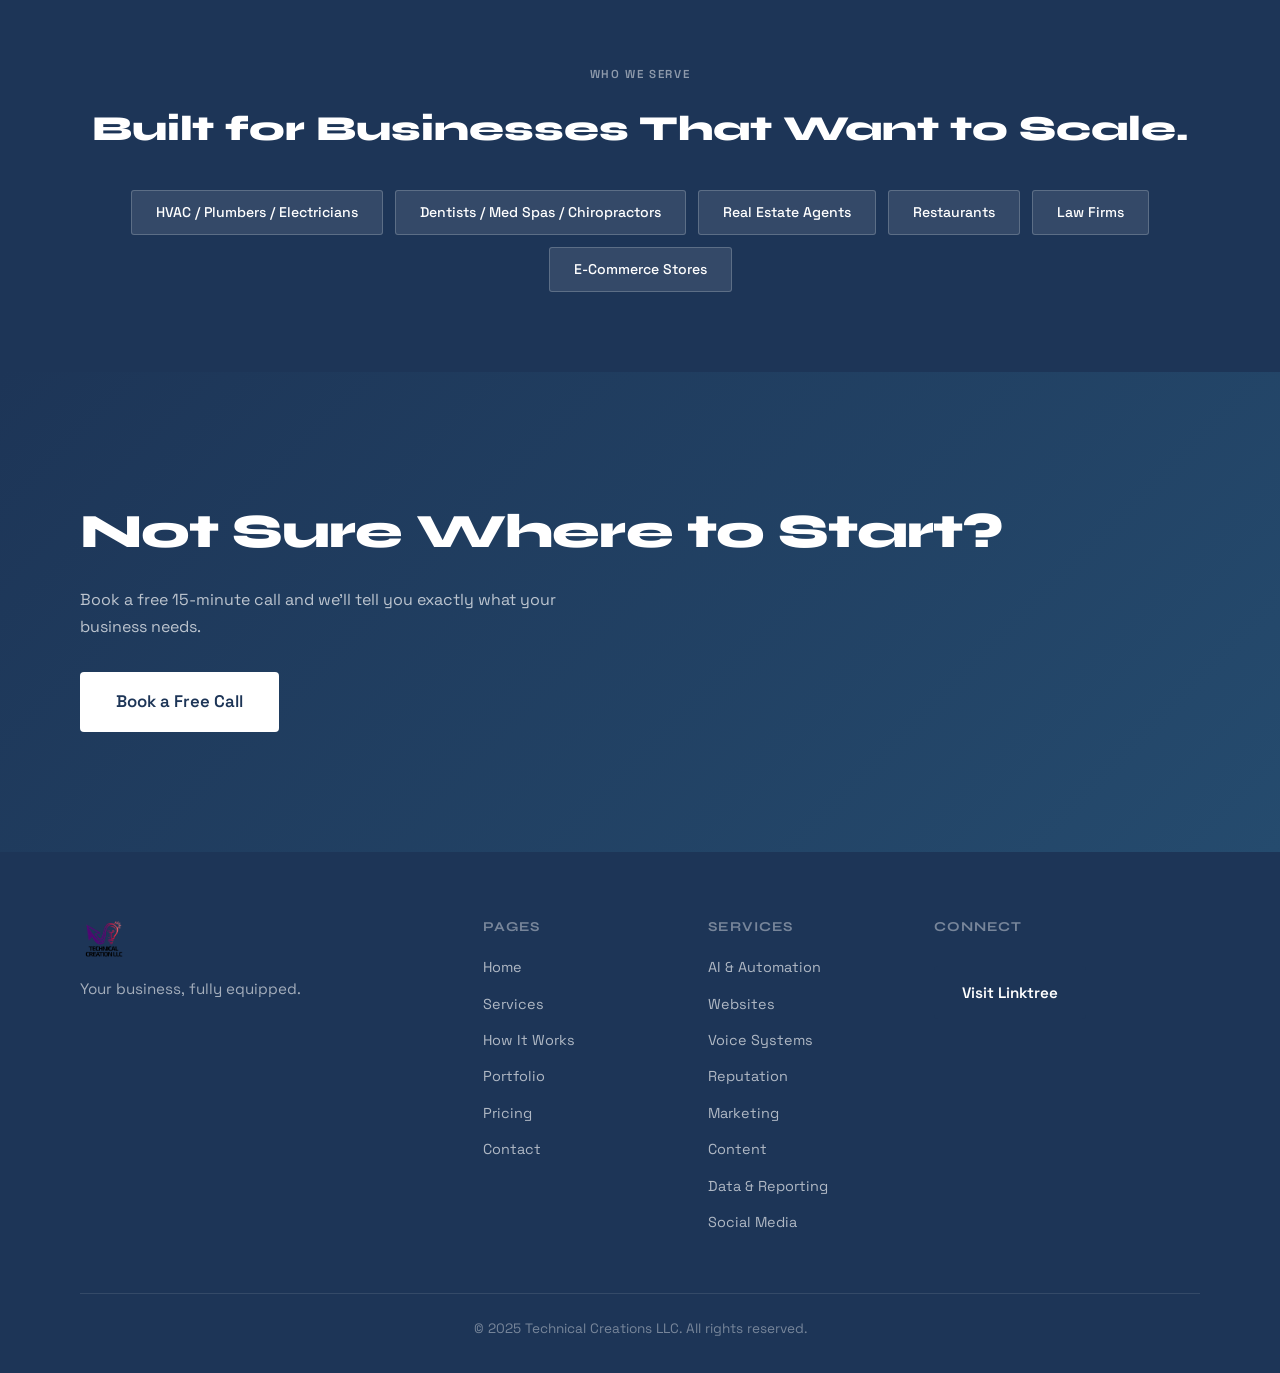
<file: services.html>
<!DOCTYPE html>
<html lang="en">

<head>
  <meta charset="UTF-8" />
  <meta name="viewport" content="width=device-width, initial-scale=1.0" />
  <title>Services – Technical Creations LLC</title>
  <meta name="description"
    content="AI agents, websites, phone systems, reputation management, marketing, content creation, and more. Full-stack digital infrastructure for businesses that want to scale." />
  <link rel="stylesheet" href="css/global.css" />
  <link rel="stylesheet" href="css/services.css" />
  <link href="https://fonts.googleapis.com/css2?family=Space+Grotesk:wght@300;400;500;600;700&family=Syne:wght@400;600;700;800&display=swap" rel="stylesheet" />
</head>

<body>
  <!-- NAV -->
  <nav class="navbar" id="navbar">
    <div class="nav-inner">
      <a href="index.html" class="nav-logo">
        <img src="images/logo.png" alt="Technical Creations LLC" class="logo-img">
      </a>
      <ul class="nav-links" id="navLinks">
        <li><a href="index.html" class="nav-link">Home</a></li>
        <li><a href="services.html" class="nav-link active">Services</a></li>
        <li><a href="how-it-works.html" class="nav-link">How It Works</a></li>
        <li><a href="portfolio.html" class="nav-link">Portfolio</a></li>
        <li><a href="pricing.html" class="nav-link">Pricing</a></li>
        <li><a href="contact.html" class="nav-link cta-link">Book a Call</a></li>
      </ul>
      <button class="hamburger" id="hamburger" aria-label="Toggle menu">
        <span></span><span></span><span></span>
      </button>
    </div>
  </nav>

  <!-- PAGE HERO -->
  <section class="page-hero">
    <div class="container">
      <p class="section-tag">What We Offer</p>
      <h1>Full-Stack Digital<br /><span class="grad-text">Infrastructure</span></h1>
      <p>Every service we offer is engineered to automate, convert, and scale your business — not just look good.</p>
    </div>
  </section>

  <!-- ─── SERVICE NAV STRIP ───────────────── -->
  <section class="service-nav-strip">
    <div class="container">
      <div class="svc-nav-scroll">
        <a href="#ai-agents" class="svc-nav-link active">AI &amp; Automation</a>
        <a href="#websites" class="svc-nav-link">Websites</a>
        <a href="#voice" class="svc-nav-link">Voice Systems</a>
        <a href="#reputation" class="svc-nav-link">Reputation</a>
        <a href="#marketing" class="svc-nav-link">Marketing</a>
        <a href="#content" class="svc-nav-link">Content</a>
        <a href="#data" class="svc-nav-link">Data &amp; Reporting</a>
        <a href="#social" class="svc-nav-link">Social Media</a>
      </div>
    </div>
  </section>

  <!-- ═══════════════════════════════════════════ -->
  <!--  1. AI AGENTS & AUTOMATION                  -->
  <!-- ═══════════════════════════════════════════ -->
  <section class="section service-section" id="ai-agents">
    <div class="container">
      <div class="svc-block">
        <div class="svc-icon-panel">
          <div class="svc-icon-main">
            <!-- Phosphor Robot -->
            <svg viewBox="0 0 256 256"><path d="M200,48H136V16a8,8,0,0,0-16,0V48H56A32,32,0,0,0,24,80V192a32,32,0,0,0,32,32H200a32,32,0,0,0,32-32V80A32,32,0,0,0,200,48Zm16,144a16,16,0,0,1-16,16H56a16,16,0,0,1-16-16V80A16,16,0,0,1,56,64H200a16,16,0,0,1,16,16ZM180,116a12,12,0,1,1-12-12A12,12,0,0,1,180,116Zm-72,0a12,12,0,1,1-12-12A12,12,0,0,1,108,116Zm2,34.68a40,40,0,0,0,36,0,8,8,0,1,1,7.23,14.24,55.63,55.63,0,0,1-50.46,0A8,8,0,1,1,110,150.68Z"/></svg>
          </div>
          <div class="svc-pills">
            <div class="svc-pill">24/7 Operation</div>
            <div class="svc-pill">Multi-Channel</div>
            <div class="svc-pill">CRM Integrated</div>
          </div>
        </div>
        <div class="svc-content">
          <div class="svc-tag">Service 01</div>
          <h2 class="svc-title">AI Agents &amp; <span class="grad-text">Automation</span></h2>
          <p class="svc-desc">Custom-trained AI that handles your customer service, qualifies leads, books appointments, and automates every repetitive task that drains your team — 24 hours a day, 7 days a week.</p>
          <ul class="svc-features">
            <li><svg viewBox="0 0 256 256"><path d="M128,24A104,104,0,1,0,232,128,104.11,104.11,0,0,0,128,24Zm45.66,85.66-56,56a8,8,0,0,1-11.32,0l-24-24a8,8,0,0,1,11.32-11.32L112,148.69l50.34-50.35a8,8,0,0,1,11.32,11.32Z"/></svg> AI chatbots &amp; lead capture bots</li>
            <li><svg viewBox="0 0 256 256"><path d="M128,24A104,104,0,1,0,232,128,104.11,104.11,0,0,0,128,24Zm45.66,85.66-56,56a8,8,0,0,1-11.32,0l-24-24a8,8,0,0,1,11.32-11.32L112,148.69l50.34-50.35a8,8,0,0,1,11.32,11.32Z"/></svg> AI phone answering &amp; appointment booking</li>
            <li><svg viewBox="0 0 256 256"><path d="M128,24A104,104,0,1,0,232,128,104.11,104.11,0,0,0,128,24Zm45.66,85.66-56,56a8,8,0,0,1-11.32,0l-24-24a8,8,0,0,1,11.32-11.32L112,148.69l50.34-50.35a8,8,0,0,1,11.32,11.32Z"/></svg> AI receptionist for multi-location businesses</li>
            <li><svg viewBox="0 0 256 256"><path d="M128,24A104,104,0,1,0,232,128,104.11,104.11,0,0,0,128,24Zm45.66,85.66-56,56a8,8,0,0,1-11.32,0l-24-24a8,8,0,0,1,11.32-11.32L112,148.69l50.34-50.35a8,8,0,0,1,11.32,11.32Z"/></svg> AI-powered FAQ systems</li>
            <li><svg viewBox="0 0 256 256"><path d="M128,24A104,104,0,1,0,232,128,104.11,104.11,0,0,0,128,24Zm45.66,85.66-56,56a8,8,0,0,1-11.32,0l-24-24a8,8,0,0,1,11.32-11.32L112,148.69l50.34-50.35a8,8,0,0,1,11.32,11.32Z"/></svg> AI proposal &amp; quote generators</li>
            <li><svg viewBox="0 0 256 256"><path d="M128,24A104,104,0,1,0,232,128,104.11,104.11,0,0,0,128,24Zm45.66,85.66-56,56a8,8,0,0,1-11.32,0l-24-24a8,8,0,0,1,11.32-11.32L112,148.69l50.34-50.35a8,8,0,0,1,11.32,11.32Z"/></svg> AI employee onboarding assistants</li>
            <li><svg viewBox="0 0 256 256"><path d="M128,24A104,104,0,1,0,232,128,104.11,104.11,0,0,0,128,24Zm45.66,85.66-56,56a8,8,0,0,1-11.32,0l-24-24a8,8,0,0,1,11.32-11.32L112,148.69l50.34-50.35a8,8,0,0,1,11.32,11.32Z"/></svg> Automated lead scoring</li>
            <li><svg viewBox="0 0 256 256"><path d="M128,24A104,104,0,1,0,232,128,104.11,104.11,0,0,0,128,24Zm45.66,85.66-56,56a8,8,0,0,1-11.32,0l-24-24a8,8,0,0,1,11.32-11.32L112,148.69l50.34-50.35a8,8,0,0,1,11.32,11.32Z"/></svg> Contract &amp; document automation</li>
            <li><svg viewBox="0 0 256 256"><path d="M128,24A104,104,0,1,0,232,128,104.11,104.11,0,0,0,128,24Zm45.66,85.66-56,56a8,8,0,0,1-11.32,0l-24-24a8,8,0,0,1,11.32-11.32L112,148.69l50.34-50.35a8,8,0,0,1,11.32,11.32Z"/></svg> Inventory alert automation</li>
            <li><svg viewBox="0 0 256 256"><path d="M128,24A104,104,0,1,0,232,128,104.11,104.11,0,0,0,128,24Zm45.66,85.66-56,56a8,8,0,0,1-11.32,0l-24-24a8,8,0,0,1,11.32-11.32L112,148.69l50.34-50.35a8,8,0,0,1,11.32,11.32Z"/></svg> Workflow automation (follow-ups, invoicing, reminders)</li>
            <li><svg viewBox="0 0 256 256"><path d="M128,24A104,104,0,1,0,232,128,104.11,104.11,0,0,0,128,24Zm45.66,85.66-56,56a8,8,0,0,1-11.32,0l-24-24a8,8,0,0,1,11.32-11.32L112,148.69l50.34-50.35a8,8,0,0,1,11.32,11.32Z"/></svg> AI follow-up sequences (SMS + email combined)</li>
            <li><svg viewBox="0 0 256 256"><path d="M128,24A104,104,0,1,0,232,128,104.11,104.11,0,0,0,128,24Zm45.66,85.66-56,56a8,8,0,0,1-11.32,0l-24-24a8,8,0,0,1,11.32-11.32L112,148.69l50.34-50.35a8,8,0,0,1,11.32,11.32Z"/></svg> Missed call text-back</li>
          </ul>
          <a href="contact.html" class="btn btn-primary">Get an AI Agent</a>
        </div>
      </div>
    </div>
  </section>

  <!-- ═══════════════════════════════════════════ -->
  <!--  2. WEBSITES & DIGITAL PRESENCE             -->
  <!-- ═══════════════════════════════════════════ -->
  <section class="section service-section alt-bg" id="websites">
    <div class="container">
      <div class="svc-block reverse">
        <div class="svc-icon-panel">
          <div class="svc-icon-main">
            <!-- Phosphor Globe -->
            <svg viewBox="0 0 256 256"><circle cx="128" cy="128" r="96" fill="none" stroke="#1D3557" stroke-width="12"/><path d="M88,128c0,37.46,13.33,70.92,34.28,93.49a7.77,7.77,0,0,0,11.44,0C154.67,198.92,168,165.46,168,128s-13.33-70.92-34.28-93.49a7.77,7.77,0,0,0-11.44,0C101.33,57.08,88,90.54,88,128Z" fill="none" stroke="#1D3557" stroke-width="12"/><line x1="32" y1="128" x2="224" y2="128" fill="none" stroke="#1D3557" stroke-width="12" stroke-linecap="round"/></svg>
          </div>
          <div class="svc-pills">
            <div class="svc-pill">SEO-Optimized</div>
            <div class="svc-pill">Mobile-First</div>
            <div class="svc-pill">Conversion-Focused</div>
          </div>
        </div>
        <div class="svc-content">
          <div class="svc-tag">Service 02</div>
          <h2 class="svc-title">Websites &amp; <span class="grad-text">Digital Presence</span></h2>
          <p class="svc-desc">Cookie-cutter templates don't win customers. We build conversion-optimized websites and establish your digital footprint across every platform that matters.</p>
          <ul class="svc-features">
            <li><svg viewBox="0 0 256 256"><path d="M128,24A104,104,0,1,0,232,128,104.11,104.11,0,0,0,128,24Zm45.66,85.66-56,56a8,8,0,0,1-11.32,0l-24-24a8,8,0,0,1,11.32-11.32L112,148.69l50.34-50.35a8,8,0,0,1,11.32,11.32Z"/></svg> Website design &amp; development</li>
            <li><svg viewBox="0 0 256 256"><path d="M128,24A104,104,0,1,0,232,128,104.11,104.11,0,0,0,128,24Zm45.66,85.66-56,56a8,8,0,0,1-11.32,0l-24-24a8,8,0,0,1,11.32-11.32L112,148.69l50.34-50.35a8,8,0,0,1,11.32,11.32Z"/></svg> Website hosting &amp; maintenance retainer</li>
            <li><svg viewBox="0 0 256 256"><path d="M128,24A104,104,0,1,0,232,128,104.11,104.11,0,0,0,128,24Zm45.66,85.66-56,56a8,8,0,0,1-11.32,0l-24-24a8,8,0,0,1,11.32-11.32L112,148.69l50.34-50.35a8,8,0,0,1,11.32,11.32Z"/></svg> Google Business Profile optimization</li>
            <li><svg viewBox="0 0 256 256"><path d="M128,24A104,104,0,1,0,232,128,104.11,104.11,0,0,0,128,24Zm45.66,85.66-56,56a8,8,0,0,1-11.32,0l-24-24a8,8,0,0,1,11.32-11.32L112,148.69l50.34-50.35a8,8,0,0,1,11.32,11.32Z"/></svg> Google Maps placement &amp; optimization</li>
            <li><svg viewBox="0 0 256 256"><path d="M128,24A104,104,0,1,0,232,128,104.11,104.11,0,0,0,128,24Zm45.66,85.66-56,56a8,8,0,0,1-11.32,0l-24-24a8,8,0,0,1,11.32-11.32L112,148.69l50.34-50.35a8,8,0,0,1,11.32,11.32Z"/></svg> Citation building &amp; local directory listings</li>
            <li><svg viewBox="0 0 256 256"><path d="M128,24A104,104,0,1,0,232,128,104.11,104.11,0,0,0,128,24Zm45.66,85.66-56,56a8,8,0,0,1-11.32,0l-24-24a8,8,0,0,1,11.32-11.32L112,148.69l50.34-50.35a8,8,0,0,1,11.32,11.32Z"/></svg> Local SEO</li>
          </ul>
          <a href="contact.html" class="btn btn-primary">Build My Website</a>
        </div>
      </div>
    </div>
  </section>

  <!-- ═══════════════════════════════════════════ -->
  <!--  3. VOICE & COMMUNICATION SYSTEMS           -->
  <!-- ═══════════════════════════════════════════ -->
  <section class="section service-section" id="voice">
    <div class="container">
      <div class="svc-block">
        <div class="svc-icon-panel">
          <div class="svc-icon-main">
            <!-- Phosphor Phone -->
            <svg viewBox="0 0 256 256"><path d="M222.37,158.46l-47.11-21.11-.13-.06a16,16,0,0,0-15.17,1.4,8.12,8.12,0,0,0-.75.56L134.87,160c-15.42-7.49-31.34-23.29-38.83-38.51l20.78-24.71c.2-.25.39-.5.57-.77a16,16,0,0,0,1.32-15.06l0-.12L97.54,33.64a16,16,0,0,0-16.62-9.52A56.26,56.26,0,0,0,32,80c0,79.4,64.6,144,144,144a56.26,56.26,0,0,0,55.88-48.92A16,16,0,0,0,222.37,158.46Z" fill="none" stroke="#1D3557" stroke-width="12" stroke-linecap="round" stroke-linejoin="round"/></svg>
          </div>
          <div class="svc-pills">
            <div class="svc-pill">AI Voice</div>
            <div class="svc-pill">Smart Routing</div>
            <div class="svc-pill">Call Tracking</div>
          </div>
        </div>
        <div class="svc-content">
          <div class="svc-tag">Service 03</div>
          <h2 class="svc-title">Voice &amp; <span class="grad-text">Communication</span></h2>
          <p class="svc-desc">Never miss a lead again. We build AI-powered phone systems and communication infrastructure that answers, routes, follows up, and books — automatically, around the clock.</p>
          <ul class="svc-features">
            <li><svg viewBox="0 0 256 256"><path d="M128,24A104,104,0,1,0,232,128,104.11,104.11,0,0,0,128,24Zm45.66,85.66-56,56a8,8,0,0,1-11.32,0l-24-24a8,8,0,0,1,11.32-11.32L112,148.69l50.34-50.35a8,8,0,0,1,11.32,11.32Z"/></svg> AI phone answering &amp; call routing</li>
            <li><svg viewBox="0 0 256 256"><path d="M128,24A104,104,0,1,0,232,128,104.11,104.11,0,0,0,128,24Zm45.66,85.66-56,56a8,8,0,0,1-11.32,0l-24-24a8,8,0,0,1,11.32-11.32L112,148.69l50.34-50.35a8,8,0,0,1,11.32,11.32Z"/></svg> IVR phone tree setup</li>
            <li><svg viewBox="0 0 256 256"><path d="M128,24A104,104,0,1,0,232,128,104.11,104.11,0,0,0,128,24Zm45.66,85.66-56,56a8,8,0,0,1-11.32,0l-24-24a8,8,0,0,1,11.32-11.32L112,148.69l50.34-50.35a8,8,0,0,1,11.32,11.32Z"/></svg> Two-way SMS marketing systems</li>
            <li><svg viewBox="0 0 256 256"><path d="M128,24A104,104,0,1,0,232,128,104.11,104.11,0,0,0,128,24Zm45.66,85.66-56,56a8,8,0,0,1-11.32,0l-24-24a8,8,0,0,1,11.32-11.32L112,148.69l50.34-50.35a8,8,0,0,1,11.32,11.32Z"/></svg> Ringless voicemail drops</li>
            <li><svg viewBox="0 0 256 256"><path d="M128,24A104,104,0,1,0,232,128,104.11,104.11,0,0,0,128,24Zm45.66,85.66-56,56a8,8,0,0,1-11.32,0l-24-24a8,8,0,0,1,11.32-11.32L112,148.69l50.34-50.35a8,8,0,0,1,11.32,11.32Z"/></svg> Call tracking and recording summaries</li>
          </ul>
          <a href="contact.html" class="btn btn-primary">Set Up My Phone System</a>
        </div>
      </div>
    </div>
  </section>

  <!-- ═══════════════════════════════════════════ -->
  <!--  4. REPUTATION MANAGEMENT                   -->
  <!-- ═══════════════════════════════════════════ -->
  <section class="section service-section alt-bg" id="reputation">
    <div class="container">
      <div class="svc-block reverse">
        <div class="svc-icon-panel">
          <div class="svc-icon-main">
            <!-- Phosphor Star -->
            <svg viewBox="0 0 256 256"><path d="M234.29,114.85l-45,38.83L203,211.75a16.4,16.4,0,0,1-24.5,17.82L128,198.49,77.47,229.57A16.4,16.4,0,0,1,53,211.75l13.76-58.07-45-38.83A16.46,16.46,0,0,1,31.08,91l59.46-5.15,23.21-55.36a16.4,16.4,0,0,1,29.5,0L166.46,85.84,225.92,91a16.46,16.46,0,0,1,8.37,23.85Z" fill="none" stroke="#1D3557" stroke-width="12" stroke-linecap="round" stroke-linejoin="round"/></svg>
          </div>
          <div class="svc-pills">
            <div class="svc-pill">AI Responses</div>
            <div class="svc-pill">5-Star System</div>
            <div class="svc-pill">Live Dashboard</div>
          </div>
        </div>
        <div class="svc-content">
          <div class="svc-tag">Service 04</div>
          <h2 class="svc-title">Reputation <span class="grad-text">Management</span></h2>
          <p class="svc-desc">Your online reputation is your storefront. We build systems that generate 5-star reviews automatically, respond intelligently with AI, and give you a real-time dashboard so you always know where you stand.</p>
          <ul class="svc-features">
            <li><svg viewBox="0 0 256 256"><path d="M128,24A104,104,0,1,0,232,128,104.11,104.11,0,0,0,128,24Zm45.66,85.66-56,56a8,8,0,0,1-11.32,0l-24-24a8,8,0,0,1,11.32-11.32L112,148.69l50.34-50.35a8,8,0,0,1,11.32,11.32Z"/></svg> AI review response automation</li>
            <li><svg viewBox="0 0 256 256"><path d="M128,24A104,104,0,1,0,232,128,104.11,104.11,0,0,0,128,24Zm45.66,85.66-56,56a8,8,0,0,1-11.32,0l-24-24a8,8,0,0,1,11.32-11.32L112,148.69l50.34-50.35a8,8,0,0,1,11.32,11.32Z"/></svg> Review generation campaigns</li>
            <li><svg viewBox="0 0 256 256"><path d="M128,24A104,104,0,1,0,232,128,104.11,104.11,0,0,0,128,24Zm45.66,85.66-56,56a8,8,0,0,1-11.32,0l-24-24a8,8,0,0,1,11.32-11.32L112,148.69l50.34-50.35a8,8,0,0,1,11.32,11.32Z"/></svg> Reputation monitoring dashboards</li>
          </ul>
          <a href="contact.html" class="btn btn-primary">Manage My Reputation</a>
        </div>
      </div>
    </div>
  </section>

  <!-- ═══════════════════════════════════════════ -->
  <!--  5. MARKETING & ADVERTISING                 -->
  <!-- ═══════════════════════════════════════════ -->
  <section class="section service-section" id="marketing">
    <div class="container">
      <div class="svc-block">
        <div class="svc-icon-panel">
          <div class="svc-icon-main">
            <!-- Phosphor Target -->
            <svg viewBox="0 0 256 256"><circle cx="128" cy="128" r="96" fill="none" stroke="#1D3557" stroke-width="12"/><circle cx="128" cy="128" r="64" fill="none" stroke="#1D3557" stroke-width="12"/><circle cx="128" cy="128" r="32" fill="none" stroke="#1D3557" stroke-width="12"/><circle cx="128" cy="128" r="4" fill="#1D3557"/></svg>
          </div>
          <div class="svc-pills">
            <div class="svc-pill">Google + Meta</div>
            <div class="svc-pill">Email Flows</div>
            <div class="svc-pill">Cart Recovery</div>
          </div>
        </div>
        <div class="svc-content">
          <div class="svc-tag">Service 05</div>
          <h2 class="svc-title">Marketing &amp; <span class="grad-text">Advertising</span></h2>
          <p class="svc-desc">Data-driven ad campaigns, email marketing, and automated sales sequences that maximize every dollar you spend. We don't just run ads — we build a revenue engine.</p>
          <ul class="svc-features">
            <li><svg viewBox="0 0 256 256"><path d="M128,24A104,104,0,1,0,232,128,104.11,104.11,0,0,0,128,24Zm45.66,85.66-56,56a8,8,0,0,1-11.32,0l-24-24a8,8,0,0,1,11.32-11.32L112,148.69l50.34-50.35a8,8,0,0,1,11.32,11.32Z"/></svg> Google &amp; Meta ad campaigns</li>
            <li><svg viewBox="0 0 256 256"><path d="M128,24A104,104,0,1,0,232,128,104.11,104.11,0,0,0,128,24Zm45.66,85.66-56,56a8,8,0,0,1-11.32,0l-24-24a8,8,0,0,1,11.32-11.32L112,148.69l50.34-50.35a8,8,0,0,1,11.32,11.32Z"/></svg> Email marketing automation</li>
            <li><svg viewBox="0 0 256 256"><path d="M128,24A104,104,0,1,0,232,128,104.11,104.11,0,0,0,128,24Zm45.66,85.66-56,56a8,8,0,0,1-11.32,0l-24-24a8,8,0,0,1,11.32-11.32L112,148.69l50.34-50.35a8,8,0,0,1,11.32,11.32Z"/></svg> Abandoned cart automation</li>
            <li><svg viewBox="0 0 256 256"><path d="M128,24A104,104,0,1,0,232,128,104.11,104.11,0,0,0,128,24Zm45.66,85.66-56,56a8,8,0,0,1-11.32,0l-24-24a8,8,0,0,1,11.32-11.32L112,148.69l50.34-50.35a8,8,0,0,1,11.32,11.32Z"/></svg> Post-purchase follow-up sequences</li>
            <li><svg viewBox="0 0 256 256"><path d="M128,24A104,104,0,1,0,232,128,104.11,104.11,0,0,0,128,24Zm45.66,85.66-56,56a8,8,0,0,1-11.32,0l-24-24a8,8,0,0,1,11.32-11.32L112,148.69l50.34-50.35a8,8,0,0,1,11.32,11.32Z"/></svg> Upsell &amp; cross-sell email flows</li>
            <li><svg viewBox="0 0 256 256"><path d="M128,24A104,104,0,1,0,232,128,104.11,104.11,0,0,0,128,24Zm45.66,85.66-56,56a8,8,0,0,1-11.32,0l-24-24a8,8,0,0,1,11.32-11.32L112,148.69l50.34-50.35a8,8,0,0,1,11.32,11.32Z"/></svg> Automated social posting &amp; scheduling</li>
          </ul>
          <a href="contact.html" class="btn btn-primary">Run My Ads</a>
        </div>
      </div>
    </div>
  </section>

  <!-- ═══════════════════════════════════════════ -->
  <!--  6. CONTENT CREATION                        -->
  <!-- ═══════════════════════════════════════════ -->
  <section class="section service-section alt-bg" id="content">
    <div class="container">
      <div class="svc-block reverse">
        <div class="svc-icon-panel">
          <div class="svc-icon-main">
            <!-- Phosphor PencilLine -->
            <svg viewBox="0 0 256 256"><path d="M92.69,216H48a8,8,0,0,1-8-8V163.31a8,8,0,0,1,2.34-5.65L165.66,34.34a8,8,0,0,1,11.31,0L221.66,79a8,8,0,0,1,0,11.31L98.34,213.66A8,8,0,0,1,92.69,216Z" fill="none" stroke="#1D3557" stroke-width="12" stroke-linecap="round" stroke-linejoin="round"/><line x1="136" y1="64" x2="192" y2="120" fill="none" stroke="#1D3557" stroke-width="12" stroke-linecap="round" stroke-linejoin="round"/><line x1="40" y1="216" x2="216" y2="216" fill="none" stroke="#1D3557" stroke-width="12" stroke-linecap="round" stroke-linejoin="round"/></svg>
          </div>
          <div class="svc-pills">
            <div class="svc-pill">AI-Powered</div>
            <div class="svc-pill">SEO Blogs</div>
            <div class="svc-pill">At Scale</div>
          </div>
        </div>
        <div class="svc-content">
          <div class="svc-tag">Service 06</div>
          <h2 class="svc-title">Content <span class="grad-text">Creation</span></h2>
          <p class="svc-desc">Consistent, high-quality content without the headache. We use AI and human editing to produce blogs, video scripts, product descriptions, and content calendars at scale.</p>
          <ul class="svc-features">
            <li><svg viewBox="0 0 256 256"><path d="M128,24A104,104,0,1,0,232,128,104.11,104.11,0,0,0,128,24Zm45.66,85.66-56,56a8,8,0,0,1-11.32,0l-24-24a8,8,0,0,1,11.32-11.32L112,148.69l50.34-50.35a8,8,0,0,1,11.32,11.32Z"/></svg> AI blog writing on retainer</li>
            <li><svg viewBox="0 0 256 256"><path d="M128,24A104,104,0,1,0,232,128,104.11,104.11,0,0,0,128,24Zm45.66,85.66-56,56a8,8,0,0,1-11.32,0l-24-24a8,8,0,0,1,11.32-11.32L112,148.69l50.34-50.35a8,8,0,0,1,11.32,11.32Z"/></svg> AI video scripts</li>
            <li><svg viewBox="0 0 256 256"><path d="M128,24A104,104,0,1,0,232,128,104.11,104.11,0,0,0,128,24Zm45.66,85.66-56,56a8,8,0,0,1-11.32,0l-24-24a8,8,0,0,1,11.32-11.32L112,148.69l50.34-50.35a8,8,0,0,1,11.32,11.32Z"/></svg> Monthly content calendars</li>
            <li><svg viewBox="0 0 256 256"><path d="M128,24A104,104,0,1,0,232,128,104.11,104.11,0,0,0,128,24Zm45.66,85.66-56,56a8,8,0,0,1-11.32,0l-24-24a8,8,0,0,1,11.32-11.32L112,148.69l50.34-50.35a8,8,0,0,1,11.32,11.32Z"/></svg> Product description writing at scale</li>
          </ul>
          <a href="contact.html" class="btn btn-primary">Create My Content</a>
        </div>
      </div>
    </div>
  </section>

  <!-- ═══════════════════════════════════════════ -->
  <!--  7. DATA & REPORTING                        -->
  <!-- ═══════════════════════════════════════════ -->
  <section class="section service-section" id="data">
    <div class="container">
      <div class="svc-block">
        <div class="svc-icon-panel">
          <div class="svc-icon-main">
            <!-- Phosphor ChartLineUp -->
            <svg viewBox="0 0 256 256"><polyline points="224 208 32 208 32 48" fill="none" stroke="#1D3557" stroke-width="12" stroke-linecap="round" stroke-linejoin="round"/><polyline points="224 96 160 152 96 120 32 176" fill="none" stroke="#1D3557" stroke-width="12" stroke-linecap="round" stroke-linejoin="round"/></svg>
          </div>
          <div class="svc-pills">
            <div class="svc-pill">Auto Reports</div>
            <div class="svc-pill">Analytics</div>
            <div class="svc-pill">CRM Setup</div>
          </div>
        </div>
        <div class="svc-content">
          <div class="svc-tag">Service 07</div>
          <h2 class="svc-title">Data &amp; <span class="grad-text">Reporting</span></h2>
          <p class="svc-desc">If you can't measure it, you can't scale it. We set up automated reporting, analytics dashboards, and CRM systems so you always know what's working and what's not.</p>
          <ul class="svc-features">
            <li><svg viewBox="0 0 256 256"><path d="M128,24A104,104,0,1,0,232,128,104.11,104.11,0,0,0,128,24Zm45.66,85.66-56,56a8,8,0,0,1-11.32,0l-24-24a8,8,0,0,1,11.32-11.32L112,148.69l50.34-50.35a8,8,0,0,1,11.32,11.32Z"/></svg> Automated weekly business reports</li>
            <li><svg viewBox="0 0 256 256"><path d="M128,24A104,104,0,1,0,232,128,104.11,104.11,0,0,0,128,24Zm45.66,85.66-56,56a8,8,0,0,1-11.32,0l-24-24a8,8,0,0,1,11.32-11.32L112,148.69l50.34-50.35a8,8,0,0,1,11.32,11.32Z"/></svg> Google Analytics dashboard setup</li>
            <li><svg viewBox="0 0 256 256"><path d="M128,24A104,104,0,1,0,232,128,104.11,104.11,0,0,0,128,24Zm45.66,85.66-56,56a8,8,0,0,1-11.32,0l-24-24a8,8,0,0,1,11.32-11.32L112,148.69l50.34-50.35a8,8,0,0,1,11.32,11.32Z"/></svg> Ad performance reporting automation</li>
            <li><svg viewBox="0 0 256 256"><path d="M128,24A104,104,0,1,0,232,128,104.11,104.11,0,0,0,128,24Zm45.66,85.66-56,56a8,8,0,0,1-11.32,0l-24-24a8,8,0,0,1,11.32-11.32L112,148.69l50.34-50.35a8,8,0,0,1,11.32,11.32Z"/></svg> CRM setup and management</li>
          </ul>
          <a href="contact.html" class="btn btn-primary">Set Up My Reporting</a>
        </div>
      </div>
    </div>
  </section>

  <!-- ═══════════════════════════════════════════ -->
  <!--  8. SOCIAL MEDIA                            -->
  <!-- ═══════════════════════════════════════════ -->
  <section class="section service-section alt-bg" id="social">
    <div class="container">
      <div class="svc-block reverse">
        <div class="svc-icon-panel">
          <div class="svc-icon-main">
            <!-- Phosphor Monitor -->
            <svg viewBox="0 0 256 256"><rect x="24" y="64" width="208" height="128" rx="16" fill="none" stroke="#1D3557" stroke-width="12"/><line x1="164" y1="208" x2="92" y2="208" fill="none" stroke="#1D3557" stroke-width="12" stroke-linecap="round"/><line x1="128" y1="192" x2="128" y2="208" fill="none" stroke="#1D3557" stroke-width="12" stroke-linecap="round"/></svg>
          </div>
          <div class="svc-pills">
            <div class="svc-pill">Auto-Publishing</div>
            <div class="svc-pill">Content Calendar</div>
            <div class="svc-pill">Full Management</div>
          </div>
        </div>
        <div class="svc-content">
          <div class="svc-tag">Service 08</div>
          <h2 class="svc-title">Social <span class="grad-text">Media</span></h2>
          <p class="svc-desc">We don't just post — we build an automated social engine that keeps your brand active, grows your audience, and drives traffic without you lifting a finger.</p>
          <ul class="svc-features">
            <li><svg viewBox="0 0 256 256"><path d="M128,24A104,104,0,1,0,232,128,104.11,104.11,0,0,0,128,24Zm45.66,85.66-56,56a8,8,0,0,1-11.32,0l-24-24a8,8,0,0,1,11.32-11.32L112,148.69l50.34-50.35a8,8,0,0,1,11.32,11.32Z"/></svg> Full social media management</li>
            <li><svg viewBox="0 0 256 256"><path d="M128,24A104,104,0,1,0,232,128,104.11,104.11,0,0,0,128,24Zm45.66,85.66-56,56a8,8,0,0,1-11.32,0l-24-24a8,8,0,0,1,11.32-11.32L112,148.69l50.34-50.35a8,8,0,0,1,11.32,11.32Z"/></svg> Monthly content calendars</li>
            <li><svg viewBox="0 0 256 256"><path d="M128,24A104,104,0,1,0,232,128,104.11,104.11,0,0,0,128,24Zm45.66,85.66-56,56a8,8,0,0,1-11.32,0l-24-24a8,8,0,0,1,11.32-11.32L112,148.69l50.34-50.35a8,8,0,0,1,11.32,11.32Z"/></svg> Automated scheduling &amp; posting</li>
          </ul>
          <a href="contact.html" class="btn btn-primary">Automate My Social</a>
        </div>
      </div>
    </div>
  </section>

  <!-- ═══════════════════════════════════════════ -->
  <!--  TARGET CLIENTS STRIP                       -->
  <!-- ═══════════════════════════════════════════ -->
  <section class="clients-strip">
    <div class="container">
      <p class="section-tag" style="color:rgba(255,255,255,0.5);">Who We Serve</p>
      <h2>Built for Businesses That Want to Scale.</h2>
      <div class="client-pills">
        <span class="client-pill">HVAC / Plumbers / Electricians</span>
        <span class="client-pill">Dentists / Med Spas / Chiropractors</span>
        <span class="client-pill">Real Estate Agents</span>
        <span class="client-pill">Restaurants</span>
        <span class="client-pill">Law Firms</span>
        <span class="client-pill">E-Commerce Stores</span>
      </div>
    </div>
  </section>

  <!-- CTA -->
  <section class="cta-banner">
    <div class="container">
      <h2>Not Sure Where to Start?</h2>
      <p>Book a free 15-minute call and we'll tell you exactly what your business needs.</p>
      <a href="contact.html" class="btn btn-light btn-large">Book a Free Call</a>
    </div>
  </section>

  <footer class="footer">
    <div class="container">
      <div class="footer-grid">
        <div class="footer-brand"><a href="index.html" class="nav-logo"><img src="images/logo.png" alt="Technical Creations LLC" class="logo-img"></a><p>Your business, fully equipped.</p></div>
        <div class="footer-links"><h4>Pages</h4><ul><li><a href="index.html">Home</a></li><li><a href="services.html">Services</a></li><li><a href="how-it-works.html">How It Works</a></li><li><a href="portfolio.html">Portfolio</a></li><li><a href="pricing.html">Pricing</a></li><li><a href="contact.html">Contact</a></li></ul></div>
        <div class="footer-links"><h4>Services</h4><ul><li><a href="#ai-agents">AI &amp; Automation</a></li><li><a href="#websites">Websites</a></li><li><a href="#voice">Voice Systems</a></li><li><a href="#reputation">Reputation</a></li><li><a href="#marketing">Marketing</a></li><li><a href="#content">Content</a></li><li><a href="#data">Data &amp; Reporting</a></li><li><a href="#social">Social Media</a></li></ul></div>
        <div class="footer-contact"><h4>Connect</h4><a href="https://linktr.ee/TechnicalCreations" target="_blank" class="btn btn-primary" style="margin-top: 12px;">Visit Linktree</a></div>
      </div>
      <div class="footer-bottom"><p>&copy; 2025 Technical Creations LLC. All rights reserved.</p></div>
    </div>
  </footer>

  <script src="js/global.js"></script>
  <script>
    // Service nav highlighting on scroll
    const svcNavLinks = document.querySelectorAll('.svc-nav-link');
    const svcSections = document.querySelectorAll('.service-section');
    if (svcNavLinks.length && svcSections.length) {
      const svcObserver = new IntersectionObserver((entries) => {
        entries.forEach(entry => {
          if (entry.isIntersecting) {
            svcNavLinks.forEach(l => l.classList.remove('active'));
            const id = entry.target.id;
            const activeLink = document.querySelector(`.svc-nav-link[href="#${id}"]`);
            if (activeLink) activeLink.classList.add('active');
          }
        });
      }, { threshold: 0.3 });
      svcSections.forEach(s => svcObserver.observe(s));
    }
  </script>
</body>

</html>
</file>
<file: css/global.css>
/* ═══════════════════════════════════════════════
   TECHNICAL CREATIONS LLC — GLOBAL DESIGN SYSTEM
   Warm Greige + Navy Accent Redesign
   ═══════════════════════════════════════════════ */

@import url('https://fonts.googleapis.com/css2?family=Space+Grotesk:wght@300;400;500;600;700&family=Syne:wght@400;600;700;800&display=swap');

/* ── TOKENS ─────────────────────────────────── */
:root {
  --bg: #ad9e8d;
  --bg-solid: #ad9e8d;
  --bg-dark: #1D3557;
  --bg-dark-alt: #254B6E;
  --surface: rgba(255, 255, 255, 0.18);
  --border: rgba(255, 255, 255, 0.28);
  --border-h: rgba(255, 255, 255, 0.35);

  --navy: #1D3557;
  --accent-blue: #457B9D;
  --gold-star: #F4A400;

  --text: #1A1A18;
  --text-dim: #6B6560;
  --text-dimmer: #9A948E;

  --radius: 16px;
  --radius-sm: 4px;
  --radius-lg: 20px;

  --shadow-glass: 0 8px 40px rgba(0, 0, 0, 0.07);
  --shadow-glass-hover: 0 16px 48px rgba(0, 0, 0, 0.12);
  --transition: 0.22s ease;
  --font-body: 'Space Grotesk', sans-serif;
  --font-head: 'Syne', sans-serif;

  /* noise texture overlay */
  --noise: url("data:image/svg+xml,%3Csvg viewBox='0 0 256 256' xmlns='http://www.w3.org/2000/svg'%3E%3Cfilter id='n'%3E%3CfeTurbulence type='fractalNoise' baseFrequency='0.9' numOctaves='4' stitchTiles='stitch'/%3E%3C/filter%3E%3Crect width='100%25' height='100%25' filter='url(%23n)' opacity='0.03'/%3E%3C/svg%3E");
}

/* ── RESET ──────────────────────────────────── */
*,
*::before,
*::after {
  box-sizing: border-box;
  margin: 0;
  padding: 0;
}

html {
  scroll-behavior: smooth;
}

body {
  font-family: var(--font-body);
  background: var(--bg);
  background-image: var(--noise);
  background-repeat: repeat;
  color: var(--text);
  line-height: 1.65;
  overflow-x: hidden;
  -webkit-font-smoothing: antialiased;
}

a {
  text-decoration: none;
  color: inherit;
}

ul {
  list-style: none;
}

img {
  display: block;
  max-width: 100%;
}

/* ── SCROLLBAR ──────────────────────────────── */
::-webkit-scrollbar {
  width: 6px;
}

::-webkit-scrollbar-track {
  background: var(--bg);
}

::-webkit-scrollbar-thumb {
  background: var(--navy);
  border-radius: 3px;
}

/* ── ACCENT TEXT (replaces grad-text) ──────── */
.grad-text {
  color: var(--navy);
  -webkit-text-fill-color: var(--navy);
  background: none;
  -webkit-background-clip: unset;
  background-clip: unset;
}

/* ── GLASSMORPHISM ──────────────────────────── */
.glass-card {
  background: rgba(255, 255, 255, 0.18);
  border: 1px solid rgba(255, 255, 255, 0.28);
  border-radius: var(--radius);
  backdrop-filter: blur(20px);
  -webkit-backdrop-filter: blur(20px);
  box-shadow: var(--shadow-glass);
  transition: transform var(--transition), box-shadow var(--transition), border-color var(--transition);
}

.glass-card:hover {
  transform: translateY(-5px);
  box-shadow: var(--shadow-glass-hover);
}

/* glass on dark backgrounds */
.glass-card-dark {
  background: rgba(255, 255, 255, 0.08);
  border: 1px solid rgba(255, 255, 255, 0.15);
  border-radius: var(--radius);
  backdrop-filter: blur(20px);
  -webkit-backdrop-filter: blur(20px);
  box-shadow: 0 8px 40px rgba(0, 0, 0, 0.15);
  transition: transform var(--transition), box-shadow var(--transition);
}

.glass-card-dark:hover {
  transform: translateY(-5px);
  box-shadow: 0 16px 48px rgba(0, 0, 0, 0.2);
}

/* ── BUTTONS ────────────────────────────────── */
.btn {
  display: inline-flex;
  align-items: center;
  gap: 8px;
  padding: 14px 28px;
  border-radius: var(--radius-sm);
  font-family: var(--font-body);
  font-size: 0.95rem;
  font-weight: 600;
  cursor: pointer;
  border: none;
  transition: var(--transition);
  white-space: nowrap;
}

.btn-primary {
  background: var(--navy);
  color: #fff;
}

.btn-primary:hover {
  background: #254B6E;
  transform: translateY(-2px);
  box-shadow: 0 8px 24px rgba(29, 53, 87, 0.25);
}

.btn-ghost {
  background: transparent;
  color: var(--navy);
  border: 1.5px solid var(--navy);
}

.btn-ghost:hover {
  background: rgba(29, 53, 87, 0.06);
  transform: translateY(-2px);
}

.btn-light {
  background: #fff;
  color: var(--navy);
}

.btn-light:hover {
  box-shadow: 0 0 0 4px rgba(255, 255, 255, 0.2);
  transform: translateY(-2px);
}

.btn-large {
  padding: 16px 36px;
  font-size: 1.05rem;
}

/* ── PHOSPHOR ICON INLINE ──────────────────── */
.ph-icon {
  display: inline-flex;
  align-items: center;
  justify-content: center;
  flex-shrink: 0;
}

.ph-icon svg {
  fill: currentColor;
}

/* ── NAVIGATION ─────────────────────────────── */
.navbar {
  position: fixed;
  top: 0;
  left: 0;
  right: 0;
  z-index: 1000;
  padding: 0 24px;
  background: rgba(232, 227, 221, 0.88);
  backdrop-filter: blur(16px);
  -webkit-backdrop-filter: blur(16px);
  border-bottom: 1px solid rgba(255, 255, 255, 0.35);
  transition: background 0.3s ease, box-shadow 0.3s ease;
}

.navbar.scrolled {
  background: rgba(232, 227, 221, 0.97);
  box-shadow: 0 2px 20px rgba(0, 0, 0, 0.08);
}

.nav-inner {
  max-width: 1200px;
  margin: 0 auto;
  display: flex;
  align-items: center;
  justify-content: space-between;
  height: 72px;
}

.nav-logo {
  display: flex;
  align-items: center;
  gap: 10px;
  font-family: var(--font-head);
  font-size: 1.1rem;
  font-weight: 700;
}

.logo-img {
  height: 48px;
  width: auto;
  object-fit: contain;
  transition: var(--transition);
}

.logo-img:hover {
  filter: brightness(0.9);
}

.nav-links {
  display: flex;
  align-items: center;
  gap: 8px;
}

.nav-link {
  padding: 8px 16px;
  font-size: 0.9rem;
  font-weight: 500;
  color: var(--text);
  transition: var(--transition);
  position: relative;
}

.nav-link:hover {
  color: var(--navy);
}

.nav-link.active {
  color: var(--navy);
}

.nav-link.active::after {
  content: '';
  position: absolute;
  bottom: 2px;
  left: 16px;
  right: 16px;
  height: 2px;
  background: var(--navy);
  border-radius: 1px;
}

.nav-link.cta-link {
  background: var(--navy);
  color: #fff;
  padding: 10px 22px;
  border-radius: var(--radius-sm);
  font-weight: 600;
}

.nav-link.cta-link::after {
  display: none;
}

.nav-link.cta-link:hover {
  background: #254B6E;
  box-shadow: 0 4px 16px rgba(29, 53, 87, 0.25);
  transform: translateY(-1px);
}

.hamburger {
  display: none;
  flex-direction: column;
  gap: 5px;
  background: none;
  border: none;
  cursor: pointer;
  padding: 4px;
}

.hamburger span {
  display: block;
  width: 22px;
  height: 2px;
  background: var(--text);
  border-radius: 2px;
  transition: 0.3s ease;
}

.hamburger.open span:nth-child(1) {
  transform: rotate(45deg) translate(5px, 5px);
}

.hamburger.open span:nth-child(2) {
  opacity: 0;
}

.hamburger.open span:nth-child(3) {
  transform: rotate(-45deg) translate(5px, -5px);
}

/* ── LAYOUT ─────────────────────────────────── */
.container {
  max-width: 1200px;
  margin: 0 auto;
  padding: 0 40px;
}

.section {
  padding: 100px 0;
}

/* ── SECTION HEADER ─────────────────────────── */
.section-header {
  margin-bottom: 64px;
}

.section-tag {
  display: inline-block;
  font-family: var(--font-body);
  font-size: 0.72rem;
  font-weight: 600;
  letter-spacing: 0.14em;
  text-transform: uppercase;
  color: var(--accent-blue);
  margin-bottom: 16px;
}

.section-title {
  font-family: var(--font-head);
  font-size: clamp(2rem, 4vw, 3.2rem);
  font-weight: 800;
  line-height: 1.15;
  letter-spacing: -0.02em;
  margin-bottom: 16px;
  color: var(--text);
}

.section-sub {
  font-size: 1rem;
  color: var(--text-dim);
  max-width: 560px;
  line-height: 1.75;
}

/* ── PAGE HERO (inner pages) ────────────────── */
.page-hero {
  padding: 160px 0 120px;
  position: relative;
  overflow: hidden;
  background: var(--navy);
  clip-path: polygon(0 0, 100% 0, 100% 90%, 0 100%);
}

.page-hero .section-tag {
  color: rgba(255, 255, 255, 0.5);
}

.page-hero h1 {
  font-family: var(--font-head);
  font-size: clamp(2.8rem, 6vw, 5rem);
  font-weight: 800;
  line-height: 1.1;
  letter-spacing: -0.025em;
  margin-bottom: 20px;
  color: #fff;
}

.page-hero h1 .grad-text {
  color: var(--accent-blue);
  -webkit-text-fill-color: var(--accent-blue);
}

.page-hero p {
  font-size: 1.05rem;
  color: rgba(255, 255, 255, 0.65);
  max-width: 540px;
  line-height: 1.75;
}

/* ghost gear outlines on dark hero */
.page-hero .bg-gears .gear-icon {
  opacity: 0.04;
}

/* ── FOOTER ─────────────────────────────────── */
.footer {
  background: var(--navy);
  padding: 64px 0 32px;
}

.footer-grid {
  display: grid;
  grid-template-columns: 2fr 1fr 1fr 1.5fr;
  gap: 48px;
  margin-bottom: 48px;
}

.footer-brand p {
  color: rgba(255, 255, 255, 0.6);
  margin-top: 12px;
  font-size: 0.95rem;
}

.footer-links h4,
.footer-contact h4 {
  font-family: var(--font-head);
  font-size: 0.85rem;
  font-weight: 700;
  text-transform: uppercase;
  letter-spacing: 0.08em;
  color: rgba(255, 255, 255, 0.4);
  margin-bottom: 16px;
}

.footer-links ul li {
  margin-bottom: 10px;
}

.footer-links ul li a {
  color: rgba(255, 255, 255, 0.65);
  font-size: 0.9rem;
  transition: var(--transition);
}

.footer-links ul li a:hover {
  color: #fff;
}

.footer-contact p {
  color: rgba(255, 255, 255, 0.65);
  font-size: 0.9rem;
  margin-bottom: 8px;
}

.social-links {
  display: flex;
  gap: 10px;
  margin-top: 16px;
}

.social-btn {
  width: 40px;
  height: 40px;
  display: flex;
  align-items: center;
  justify-content: center;
  border-radius: 4px;
  background: transparent;
  border: 1.5px solid rgba(255, 255, 255, 0.2);
  font-size: 0.8rem;
  font-weight: 700;
  color: rgba(255, 255, 255, 0.7);
  transition: var(--transition);
}

.social-btn:hover {
  border-color: #fff;
  color: #fff;
  background: rgba(255, 255, 255, 0.1);
}

.footer-bottom {
  border-top: 1px solid rgba(255, 255, 255, 0.1);
  padding-top: 24px;
  text-align: center;
  color: rgba(255, 255, 255, 0.4);
  font-size: 0.85rem;
}

/* ── CTA BANNER ─────────────────────────────── */
.cta-banner {
  padding: 120px 0;
  position: relative;
  overflow: hidden;
  background: linear-gradient(135deg, var(--navy) 0%, var(--bg-dark-alt) 100%);
}

.cta-banner .container {
  position: relative;
  z-index: 1;
}

.cta-banner h2 {
  font-family: var(--font-head);
  font-size: clamp(2rem, 4vw, 3rem);
  font-weight: 800;
  margin-bottom: 16px;
  color: #fff;
  letter-spacing: -0.02em;
}

.cta-banner p {
  color: rgba(255, 255, 255, 0.7);
  font-size: 1rem;
  margin-bottom: 32px;
  max-width: 480px;
}

.cta-gear-deco {
  position: absolute;
  right: 5%;
  top: 50%;
  transform: translateY(-50%);
  width: 320px;
  height: 320px;
  opacity: 0.05;
  pointer-events: none;
  z-index: 0;
}

/* ── SCROLL REVEAL SYSTEM ─────────────────── */
.reveal {
  opacity: 0.01;
  transform: translateY(28px);
  transition: opacity 0.65s cubic-bezier(0.22, 1, 0.36, 1), transform 0.65s cubic-bezier(0.22, 1, 0.36, 1);
}

.reveal.in-view {
  opacity: 1;
  transform: translateY(0);
}

/* ── ANIMATIONS ─────────────────────────────── */
@keyframes fadeUp {
  from {
    opacity: 0;
    transform: translateY(30px);
  }
  to {
    opacity: 1;
    transform: translateY(0);
  }
}

@keyframes fadeIn {
  from { opacity: 0; }
  to { opacity: 1; }
}

@keyframes fadePulse {
  0%, 100% { opacity: 0.6; }
  50% { opacity: 1; }
}

@keyframes gearSpin {
  from { transform: rotate(0deg); }
  to { transform: rotate(360deg); }
}

@keyframes gearSpinReverse {
  from { transform: rotate(360deg); }
  to { transform: rotate(0deg); }
}

/* ── CENTER CTA ─────────────────────────────── */
.center-cta {
  text-align: center;
  margin-top: 48px;
}

/* ── BACKGROUND GEARS SYSTEM ───────────────── */
.bg-gears {
  position: fixed;
  top: 0;
  left: 0;
  width: 100%;
  height: 100%;
  z-index: -1;
  pointer-events: none;
  display: flex;
  justify-content: space-between;
  padding: 20px;
  overflow: hidden;
}

.gear-col {
  display: flex;
  flex-direction: column;
  gap: 40px;
}

.gear-col.left {
  align-items: flex-start;
}

.gear-col.right {
  align-items: flex-end;
}

.gear-icon {
  width: 80px;
  height: 80px;
  opacity: 0.06;
}

.gear-icon.scroll-gear {
  will-change: transform;
}

/* ── RESPONSIVE ─────────────────────────────── */
@media (max-width: 900px) {
  .nav-links {
    display: none;
    position: fixed;
    top: 72px;
    left: 0;
    right: 0;
    flex-direction: column;
    gap: 4px;
    padding: 16px;
    background: rgba(232, 227, 221, 0.97);
    backdrop-filter: blur(20px);
    -webkit-backdrop-filter: blur(20px);
    border-bottom: 1px solid rgba(0, 0, 0, 0.08);
  }

  .nav-links.open {
    display: flex;
  }

  .hamburger {
    display: flex;
  }

  .footer-grid {
    grid-template-columns: 1fr 1fr;
    gap: 32px;
  }

  .container {
    padding: 0 24px;
  }
}

@media (max-width: 600px) {
  .section {
    padding: 64px 0;
  }

  .btn {
    padding: 12px 22px;
    font-size: 0.9rem;
  }

  .footer-grid {
    grid-template-columns: 1fr;
  }
}

/* ══════════════════════
   INTRO CONTAINER
   ══════════════════════ */
#intro-container {
  position: fixed;
  top: 0;
  left: 0;
  width: 100vw;
  height: 100vh;
  z-index: 999999;
  background: #0a0a0a;
  display: flex;
  justify-content: center;
  align-items: center;
  transition: opacity 1s ease;
  cursor: pointer;
}

#intro-instruction {
  position: absolute;
  bottom: 12%;
  color: #f5c518;
  font-family: var(--font-head);
  font-size: 1.2rem;
  font-weight: 700;
  text-transform: uppercase;
  letter-spacing: 0.15em;
  pointer-events: none;
  animation: none;
  z-index: 1000000;
  transition: opacity 0.3s ease;
  text-shadow: 0 0 20px rgba(0, 0, 0, 0.8);
}
</file>
<file: css/home.css>
/* ════════════════════════════
   HOME PAGE STYLES — Redesign
   ════════════════════════════ */

/* ── GLASS CONTAINER ───────────────────────── */
.glass-container {
  background: rgba(255, 255, 255, 0.22);
  backdrop-filter: blur(22px);
  -webkit-backdrop-filter: blur(22px);
  border: 1px solid rgba(255, 255, 255, 0.40);
  border-radius: 24px;
  box-shadow: 0 8px 48px rgba(0, 0, 0, 0.10);
  padding: 48px;
  max-width: 1200px;
  margin: 0 auto;
  width: 100%;
}

@media (max-width: 768px) {
  .glass-container {
    padding: 24px;
    border-radius: 16px;
  }
}

/* ── SECTION UPDATES ───────────────────────── */
.section {
  padding: 80px 24px;
  background: var(--bg-solid);
}

.section .container {
  max-width: 1200px;
  margin: 0 auto;
}

.trust-bar {
  background: var(--bg-solid);
  padding: 32px 24px;
  text-align: center;
}

.services-preview {
  background: var(--bg-solid);
  padding: 80px 24px;
}

.hiw-preview {
  background: var(--bg-solid);
  padding: 80px 24px;
}

.testimonials {
  background: var(--bg-solid);
  padding: 80px 24px;
}

.cta-banner {
  background: var(--bg-solid);
  padding: 80px 24px;
}

/* ── HERO ───────────────────────────────────── */
.hero {
  position: relative;
  min-height: 100vh;
  display: flex;
  align-items: center;
  overflow: hidden;
  padding: 100px 40px 60px;
  background: var(--bg-solid);
}

#ascii-donut {
  position: fixed;
  top: 0;
  left: 0;
  width: 100vw;
  height: 100vh;
  z-index: -1;
  font-family: monospace;
  font-size: clamp(12px, 1.5vw, 18px);
  line-height: 1.1;
  color: var(--navy);
  opacity: 0.08;
  pointer-events: none;
  display: flex;
  align-items: center;
  justify-content: center;
  white-space: pre;
  margin: 0;
  overflow: hidden;
}

.hero-wrapper {
  max-width: 1200px;
  margin: 0 auto;
  display: grid;
  grid-template-columns: 55% 45%;
  align-items: center;
  gap: 48px;
  width: 100%;
}

.hero-content {
  position: relative;
  z-index: 1;
}

.hero-badge {
  display: inline-block;
  padding: 6px 16px;
  border-radius: 3px;
  background: rgba(69, 123, 157, 0.1);
  border: 1px solid rgba(69, 123, 157, 0.25);
  font-family: var(--font-body);
  font-size: 0.78rem;
  font-weight: 600;
  color: var(--accent-blue);
  text-transform: uppercase;
  letter-spacing: 0.1em;
  margin-bottom: 28px;
}

.hero-title {
  font-family: var(--font-head);
  font-size: clamp(3rem, 6vw, 5.2rem);
  font-weight: 800;
  line-height: 1.05;
  letter-spacing: -0.025em;
  margin-bottom: 24px;
  color: var(--text);
}

.hero-title .grad-text {
  color: var(--text);
  -webkit-text-fill-color: var(--text);
}

.hero-sub {
  font-size: 1.05rem;
  color: var(--text-dim);
  max-width: 520px;
  line-height: 1.75;
  margin-bottom: 36px;
}

.hero-ctas {
  display: flex;
  gap: 16px;
  flex-wrap: wrap;
  margin-bottom: 48px;
}

.hero-stats {
  display: flex;
  align-items: center;
  gap: 24px;
}

.stat {
  text-align: center;
}

.stat-num {
  display: block;
  font-family: var(--font-head);
  font-size: 1.8rem;
  font-weight: 800;
  color: var(--navy);
}

.stat-label {
  display: block;
  font-size: 0.8rem;
  color: var(--text-dim);
  font-weight: 500;
  text-transform: uppercase;
  letter-spacing: 0.08em;
}

.stat-div {
  width: 1px;
  height: 40px;
  background: rgba(0, 0, 0, 0.12);
}

/* Hero Right Column — Glass Card */
.hero-visual {
  position: relative;
  z-index: 1;
}

.hero-glass-panel {
  background: rgba(255, 255, 255, 0.18);
  border: 1px solid rgba(255, 255, 255, 0.28);
  border-radius: var(--radius);
  backdrop-filter: blur(20px);
  -webkit-backdrop-filter: blur(20px);
  box-shadow: var(--shadow-glass);
  padding: 40px 32px;
  text-align: center;
}

.hero-gear-svg {
  display: flex;
  align-items: center;
  justify-content: center;
  gap: 0;
  margin-bottom: 32px;
  position: relative;
  height: 120px;
}

.hero-gear-svg svg {
  position: absolute;
}

.hero-gear-svg .gear-large {
  width: 80px;
  height: 80px;
  animation: none;
  left: calc(50% - 70px);
  top: 0;
}

.hero-gear-svg .gear-medium {
  width: 56px;
  height: 56px;
  animation: none;
  left: calc(50% - 5px);
  top: 10px;
}

.hero-gear-svg .gear-small {
  width: 40px;
  height: 40px;
  animation: none;
  left: calc(50% + 30px);
  top: 55px;
}

.hero-benefits {
  display: flex;
  flex-direction: column;
  gap: 12px;
  text-align: left;
}

.hero-benefit {
  display: flex;
  align-items: center;
  gap: 10px;
  font-family: var(--font-body);
  font-weight: 500;
  font-size: 0.9rem;
  color: var(--text);
}

.hero-benefit .ph-icon {
  color: var(--accent-blue);
}

/* Scroll Hint */
.scroll-hint {
  position: absolute;
  bottom: 32px;
  left: 50%;
  transform: translateX(-50%);
  display: flex;
  flex-direction: column;
  align-items: center;
  gap: 8px;
  z-index: 1;
}

.scroll-hint span {
  font-family: var(--font-body);
  font-weight: 600;
  font-size: 0.68rem;
  letter-spacing: 0.2em;
  text-transform: uppercase;
  color: var(--text-dim);
}

.scroll-line {
  width: 2px;
  height: 40px;
  background: rgba(29, 53, 87, 0.15);
  position: relative;
  overflow: hidden;
  border-radius: 1px;
}

.scroll-line::after {
  content: '';
  position: absolute;
  top: 0;
  left: 0;
  width: 100%;
  height: 100%;
  background: var(--navy);
  animation: none;
}

@keyframes scrollFill {
  0% { top: -100%; }
  50% { top: 0; }
  100% { top: 100%; }
}

/* ── TRUST BAR ─────────────────────────────── */
.trust-bar {
  background: var(--navy);
  padding: 20px 40px;
  text-align: center;
}

.trust-bar p {
  font-family: var(--font-body);
  font-weight: 500;
  font-size: 0.95rem;
  color: rgba(255, 255, 255, 0.8);
}

.trust-bar .industry-name {
  color: #A8C5D6;
}

/* ── SERVICE CARDS ──────────────────────────── */
.services-preview {
  background: var(--bg);
  background-image: var(--noise);
  padding: 100px 0;
}

.service-cards {
  display: grid;
  grid-template-columns: repeat(4, 1fr);
  gap: 20px;
}

.service-card {
  padding: 32px 24px;
  display: flex;
  flex-direction: column;
  gap: 12px;
  position: relative;
  overflow: hidden;
  cursor: pointer;
  min-height: 280px;
}

.service-card .card-icon {
  display: flex;
  align-items: center;
  justify-content: center;
  width: 36px;
  height: 36px;
}

.service-card .card-icon svg {
  width: 36px;
  height: 36px;
  fill: none;
  stroke: var(--navy);
  stroke-width: 1.5;
}

.service-card h3 {
  font-family: var(--font-head);
  font-size: 1.1rem;
  font-weight: 700;
  color: var(--text);
  margin-top: 4px;
}

.service-card p {
  font-size: 0.875rem;
  color: var(--text-dim);
  line-height: 1.65;
  flex: 1;
}

.card-arrow {
  color: var(--accent-blue);
  transition: transform 0.2s ease;
  align-self: flex-end;
  display: flex;
}

.card-arrow svg {
  width: 20px;
  height: 20px;
  fill: none;
  stroke: var(--accent-blue);
  stroke-width: 1.5;
}

.service-card:hover .card-arrow {
  transform: translateX(4px);
}

/* ── HOW IT WORKS PREVIEW ───────────────────── */
.hiw-preview {
  background: rgba(0, 0, 0, 0.03);
  padding: 100px 0;
}

.hiw-steps {
  display: flex;
  align-items: stretch;
  gap: 0;
  max-width: 960px;
  margin: 0 auto;
}

.hiw-step {
  flex: 1;
  padding: 36px 24px;
  text-align: center;
  position: relative;
  background: rgba(255, 255, 255, 0.18);
  border: 1px solid rgba(255, 255, 255, 0.28);
  border-radius: var(--radius);
  backdrop-filter: blur(20px);
  -webkit-backdrop-filter: blur(20px);
  box-shadow: var(--shadow-glass);
  transition: transform var(--transition), box-shadow var(--transition);
}

.hiw-step:hover {
  transform: translateY(-5px);
  box-shadow: var(--shadow-glass-hover);
}

.hiw-connector {
  width: 60px;
  flex-shrink: 0;
  display: flex;
  align-items: center;
  justify-content: center;
}

.connector-line {
  width: 100%;
  border-top: 2px dashed rgba(29, 53, 87, 0.2);
}

.step-num {
  font-family: var(--font-head);
  font-size: 2.4rem;
  font-weight: 800;
  color: rgba(29, 53, 87, 0.12);
  display: block;
  position: absolute;
  top: 24px;
  left: 50%;
  transform: translateX(-50%);
}

.step-icon {
  position: relative;
  z-index: 1;
  margin-bottom: 12px;
  display: flex;
  align-items: center;
  justify-content: center;
  margin-top: 16px;
}

.step-icon svg {
  width: 40px;
  height: 40px;
  fill: none;
  stroke: var(--navy);
  stroke-width: 1.5;
}

.hiw-step h3 {
  font-family: var(--font-head);
  font-size: 1.15rem;
  font-weight: 700;
  margin-bottom: 8px;
  color: var(--text);
}

.hiw-step p {
  font-size: 0.88rem;
  color: var(--text-dim);
  line-height: 1.65;
  max-width: 200px;
  margin: 0 auto;
}

/* ── TESTIMONIALS ───────────────────────────── */
.testimonials {
  background: var(--navy);
  padding: 100px 0;
}

.testimonials .section-tag {
  color: rgba(255, 255, 255, 0.5);
}

.testimonials .section-title {
  color: #fff;
}

.testimonials .section-title .grad-text {
  color: #fff;
  -webkit-text-fill-color: #fff;
}

.testimonial-grid {
  display: grid;
  grid-template-columns: repeat(3, 1fr);
  gap: 24px;
}

.testimonial-card {
  padding: 32px;
  background: rgba(255, 255, 255, 0.08);
  border: 1px solid rgba(255, 255, 255, 0.15);
  border-radius: var(--radius);
  backdrop-filter: blur(20px);
  box-shadow: none;
}

.testimonial-card:hover {
  transform: translateY(-5px);
  box-shadow: 0 16px 48px rgba(0, 0, 0, 0.2);
  background: rgba(255, 255, 255, 0.12);
}

.stars {
  display: flex;
  gap: 2px;
  margin-bottom: 16px;
}

.stars svg {
  width: 14px;
  height: 14px;
  fill: var(--gold-star);
}

.testimonial-card > p {
  font-size: 0.95rem;
  color: rgba(255, 255, 255, 0.85);
  font-style: italic;
  margin-bottom: 24px;
  line-height: 1.75;
}

.testimonial-card hr {
  border: none;
  border-top: 1px solid rgba(255, 255, 255, 0.1);
  margin-bottom: 16px;
}

.t-author {
  display: flex;
  align-items: center;
  gap: 12px;
}

.t-avatar {
  width: 40px;
  height: 40px;
  border-radius: 50%;
  background: rgba(255, 255, 255, 0.15);
  display: flex;
  align-items: center;
  justify-content: center;
  font-family: var(--font-head);
  font-weight: 700;
  font-size: 0.9rem;
  color: #fff;
  flex-shrink: 0;
}

.t-author strong {
  display: block;
  font-family: var(--font-body);
  font-weight: 600;
  font-size: 0.88rem;
  color: #fff;
}

.t-author small {
  color: rgba(255, 255, 255, 0.55);
  font-size: 0.78rem;
}

/* ── RESPONSIVE ─────────────────────────────── */
@media (max-width: 1024px) {
  .service-cards {
    grid-template-columns: repeat(2, 1fr);
  }
}

@media (max-width: 900px) {
  .hero-wrapper {
    grid-template-columns: 1fr;
    text-align: left;
  }

  .hero-visual {
    max-width: 80%;
    margin: 0 auto;
  }
}

@media (max-width: 768px) {
  .hero {
    padding: 100px 24px 60px;
  }

  .service-cards {
    grid-template-columns: repeat(2, 1fr);
  }

  .hiw-steps {
    flex-direction: column;
    gap: 16px;
  }

  .hiw-connector {
    width: 100%;
    height: 24px;
  }

  .connector-line {
    border-top: none;
    border-left: 2px dashed rgba(29, 53, 87, 0.2);
    height: 100%;
    width: 0;
  }

  .testimonial-grid {
    grid-template-columns: 1fr;
  }
}

@media (max-width: 480px) {
  .service-cards {
    grid-template-columns: 1fr;
  }

  .hero-stats {
    flex-wrap: wrap;
    gap: 16px;
  }

  .stat-div {
    display: none;
  }
}
</file>
<file: css/contact.css>
/* ══════════════════════
   CONTACT CSS — Redesign
   ══════════════════════ */

/* Hero */
.contact-hero {
  background: var(--navy);
  padding: 160px 0 120px;
  clip-path: polygon(0 0, 100% 0, 100% 90%, 0 100%);
}

.contact-hero .section-tag {
  color: rgba(255, 255, 255, 0.5);
}

.contact-hero h1 {
  font-family: var(--font-head);
  font-size: clamp(2.8rem, 6vw, 5rem);
  font-weight: 800;
  line-height: 1.1;
  letter-spacing: -0.025em;
  color: #fff;
  margin-bottom: 16px;
}

.contact-hero p {
  font-size: 1.05rem;
  color: rgba(255, 255, 255, 0.65);
  max-width: 540px;
  line-height: 1.75;
}

/* Main Contact Section */
.contact-content {
  background: var(--bg);
  background-image: var(--noise);
  padding: 100px 0;
}

.contact-grid {
  display: grid;
  grid-template-columns: 55% 45%;
  gap: 60px;
  align-items: flex-start;
}

/* Contact Form Wrapper */
.contact-form-wrapper {
  background: rgba(255, 255, 255, 0.18);
  border: 1px solid rgba(255, 255, 255, 0.28);
  border-radius: var(--radius-lg);
  backdrop-filter: blur(20px);
  -webkit-backdrop-filter: blur(20px);
  box-shadow: 0 12px 60px rgba(0, 0, 0, 0.1);
  padding: 40px;
}

.contact-form {
  display: flex;
  flex-direction: column;
  gap: 20px;
}

.form-group {
  display: flex;
  flex-direction: column;
  gap: 8px;
}

.form-group label {
  font-family: var(--font-body);
  font-size: 0.82rem;
  font-weight: 600;
  text-transform: uppercase;
  letter-spacing: 0.08em;
  color: var(--text);
}

.form-group input,
.form-group select,
.form-group textarea {
  background: rgba(255, 255, 255, 0.6);
  border: 1.5px solid rgba(29, 53, 87, 0.15);
  border-radius: var(--radius-sm);
  padding: 13px 16px;
  font-family: var(--font-body);
  font-size: 0.95rem;
  color: var(--text);
  transition: var(--transition);
  outline: none;
  resize: vertical;
  appearance: none;
  -webkit-appearance: none;
}

.form-group input:focus,
.form-group select:focus,
.form-group textarea:focus {
  border-color: var(--accent-blue);
  box-shadow: 0 0 0 3px rgba(69, 123, 157, 0.15);
}

.form-group select {
  cursor: pointer;
  background-image: url("data:image/svg+xml,%3Csvg xmlns='http://www.w3.org/2000/svg' width='12' height='12' viewBox='0 0 12 12'%3E%3Cpath d='M2 4l4 4 4-4' stroke='%236B6560' stroke-width='1.5' fill='none' stroke-linecap='round'/%3E%3C/svg%3E");
  background-repeat: no-repeat;
  background-position: right 16px center;
  padding-right: 40px;
}

.form-group select option {
  background: #fff;
  color: var(--text);
}

.radio-group {
  display: flex;
  gap: 24px;
  margin-top: 4px;
}

.radio-label {
  display: flex;
  align-items: center;
  gap: 8px;
  font-size: 0.9rem;
  cursor: pointer;
  color: var(--text);
}

.radio-label input[type="radio"] {
  width: 18px;
  height: 18px;
  accent-color: var(--navy);
}

.contact-form .btn {
  width: 100%;
  justify-content: center;
  padding: 16px;
}

/* Right Column */
.contact-info {
  display: flex;
  flex-direction: column;
  gap: 24px;
}

.info-card {
  background: rgba(255, 255, 255, 0.18);
  border: 1px solid rgba(255, 255, 255, 0.28);
  border-radius: var(--radius);
  backdrop-filter: blur(20px);
  -webkit-backdrop-filter: blur(20px);
  box-shadow: var(--shadow-glass);
  padding: 28px;
  transition: transform var(--transition), box-shadow var(--transition);
}

.info-card:hover {
  transform: translateY(-5px);
  box-shadow: var(--shadow-glass-hover);
}

.info-card .info-label {
  font-family: var(--font-body);
  font-size: 0.72rem;
  font-weight: 600;
  text-transform: uppercase;
  letter-spacing: 0.14em;
  color: var(--accent-blue);
  margin-bottom: 12px;
}

.info-row {
  display: flex;
  align-items: center;
  gap: 10px;
  margin-bottom: 10px;
  font-family: var(--font-body);
  font-weight: 500;
  font-size: 0.95rem;
  color: var(--text);
}

.info-row svg {
  width: 20px;
  height: 20px;
  fill: none;
  stroke: var(--navy);
  stroke-width: 16;
  flex-shrink: 0;
}

.info-card .social-links {
  margin-top: 12px;
}

.info-card .social-btn {
  width: 40px;
  height: 40px;
  border: 1.5px solid rgba(29, 53, 87, 0.2);
  color: var(--navy);
  border-radius: var(--radius-sm);
  background: transparent;
}

.info-card .social-btn:hover {
  border-color: var(--navy);
  background: rgba(29, 53, 87, 0.06);
}

/* Expect card */
.expect-list {
  list-style: none;
  display: flex;
  flex-direction: column;
  gap: 16px;
}

.expect-list li {
  display: flex;
  gap: 12px;
  align-items: flex-start;
}

.expect-num {
  width: 24px;
  height: 24px;
  border-radius: 50%;
  background: var(--navy);
  color: #fff;
  font-family: var(--font-head);
  font-size: 0.7rem;
  font-weight: 700;
  display: flex;
  align-items: center;
  justify-content: center;
  flex-shrink: 0;
  margin-top: 2px;
}

.expect-list li span {
  font-family: var(--font-body);
  font-size: 0.9rem;
  color: var(--text-dim);
  line-height: 1.6;
}

/* Dark glass card */
.info-card.dark-card {
  background: var(--navy);
  border-color: rgba(255, 255, 255, 0.15);
}

.info-card.dark-card h3 {
  font-family: var(--font-head);
  font-weight: 700;
  font-size: 1.05rem;
  color: #fff;
  margin-bottom: 8px;
}

.info-card.dark-card p {
  color: rgba(255, 255, 255, 0.7);
  font-size: 0.88rem;
  line-height: 1.65;
  margin-bottom: 16px;
}

.info-card.dark-card .btn-ghost {
  border-color: rgba(255, 255, 255, 0.4);
  color: #fff;
}

.info-card.dark-card .btn-ghost:hover {
  background: rgba(255, 255, 255, 0.1);
}

/* FAQ Section */
.contact-faq {
  background: var(--bg);
  background-image: var(--noise);
  padding: 80px 0;
}

.contact-faq h2 {
  font-family: var(--font-head);
  font-weight: 800;
  font-size: clamp(1.6rem, 3vw, 2.2rem);
  color: var(--text);
  margin-bottom: 32px;
}

.contact-faq .faq-list {
  display: flex;
  flex-direction: column;
  gap: 12px;
  max-width: 760px;
}

.contact-faq .faq-item {
  background: rgba(255, 255, 255, 0.18);
  border: 1px solid rgba(255, 255, 255, 0.28);
  border-radius: var(--radius);
  backdrop-filter: blur(20px);
  -webkit-backdrop-filter: blur(20px);
  box-shadow: var(--shadow-glass);
  overflow: hidden;
}

.contact-faq .faq-question {
  width: 100%;
  background: none;
  border: none;
  cursor: pointer;
  display: flex;
  align-items: center;
  justify-content: space-between;
  padding: 24px 28px;
  font-family: var(--font-head);
  font-size: 1rem;
  font-weight: 600;
  color: var(--text);
  text-align: left;
  gap: 16px;
}

.contact-faq .faq-icon {
  font-size: 1.4rem;
  color: var(--accent-blue);
  flex-shrink: 0;
  transition: transform 0.3s ease;
}

.contact-faq .faq-answer {
  max-height: 0;
  overflow: hidden;
  transition: max-height 0.4s ease;
}

.contact-faq .faq-answer p {
  padding: 0 28px 24px;
  font-size: 0.92rem;
  color: var(--text-dim);
  line-height: 1.75;
}

/* Responsive */
@media (max-width: 900px) {
  .contact-grid {
    grid-template-columns: 1fr;
  }

  .contact-form-wrapper {
    padding: 32px 24px;
  }
}
</file>
<file: css/how-it-works.css>
/* ══════════════════════
   HOW IT WORKS CSS — Redesign
   ══════════════════════ */

/* TIMELINE */
.timeline-section {
  background: var(--bg);
  background-image: var(--noise);
}

.timeline {
  display: flex;
  flex-direction: column;
  gap: 0;
  max-width: 760px;
  margin: 0 auto;
  position: relative;
}

/* Vertical line behind timeline */
.timeline::before {
  content: '';
  position: absolute;
  left: 40px;
  top: 0;
  bottom: 0;
  width: 2px;
  background: rgba(29, 53, 87, 0.15);
}

.timeline-item {
  display: grid;
  grid-template-columns: 80px 1fr;
  gap: 32px;
  align-items: flex-start;
}

.tl-connector {
  display: flex;
  flex-direction: column;
  align-items: center;
  position: relative;
  z-index: 1;
}

.tl-dot {
  width: 56px;
  height: 56px;
  border-radius: 50%;
  background: var(--navy);
  border: 3px solid var(--bg);
  display: flex;
  align-items: center;
  justify-content: center;
  font-family: var(--font-head);
  font-size: 1rem;
  font-weight: 800;
  color: #fff;
  flex-shrink: 0;
  position: relative;
  z-index: 1;
}

.tl-line {
  width: 2px;
  flex: 1;
  min-height: 60px;
  background: rgba(29, 53, 87, 0.15);
}

.tl-line.last {
  background: none;
}

.tl-card {
  padding: 36px;
  margin-bottom: 32px;
  background: rgba(255, 255, 255, 0.18);
  border: 1px solid rgba(255, 255, 255, 0.28);
  border-radius: var(--radius);
  backdrop-filter: blur(20px);
  -webkit-backdrop-filter: blur(20px);
  box-shadow: var(--shadow-glass);
  transition: transform var(--transition), box-shadow var(--transition);
}

.tl-card:hover {
  transform: translateY(-5px);
  box-shadow: var(--shadow-glass-hover);
}

.tl-card-header {
  display: flex;
  align-items: center;
  justify-content: space-between;
  margin-bottom: 12px;
}

.tl-icon {
  display: flex;
  align-items: center;
}

.tl-icon svg {
  width: 40px;
  height: 40px;
  fill: none;
  stroke: var(--navy);
  stroke-width: 12;
  stroke-linecap: round;
  stroke-linejoin: round;
}

.tl-time {
  font-family: var(--font-body);
  font-size: 0.8rem;
  font-weight: 600;
  text-transform: uppercase;
  letter-spacing: 0.1em;
  color: var(--accent-blue);
}

.tl-card h3 {
  font-family: var(--font-head);
  font-size: 1.4rem;
  font-weight: 700;
  margin-bottom: 12px;
  color: var(--text);
}

.tl-card > p {
  color: var(--text-dim);
  font-size: 0.95rem;
  line-height: 1.8;
  margin-bottom: 20px;
  max-width: 560px;
}

.tl-list {
  list-style: none;
  display: flex;
  flex-direction: column;
  gap: 8px;
}

.tl-list li {
  font-size: 0.9rem;
  color: var(--text);
  font-weight: 500;
  display: flex;
  align-items: center;
  gap: 8px;
}

.tl-list li svg {
  width: 18px;
  height: 18px;
  fill: var(--accent-blue);
  flex-shrink: 0;
}

/* WHY GRID */
.why-section {
  background: rgba(0, 0, 0, 0.03);
}

.why-grid {
  display: grid;
  grid-template-columns: repeat(4, 1fr);
  gap: 24px;
}

.why-card {
  padding: 36px 28px;
  background: rgba(255, 255, 255, 0.18);
  border: 1px solid rgba(255, 255, 255, 0.28);
  border-radius: var(--radius);
  backdrop-filter: blur(20px);
  -webkit-backdrop-filter: blur(20px);
  box-shadow: var(--shadow-glass);
  transition: transform var(--transition), box-shadow var(--transition);
}

.why-card:hover {
  transform: translateY(-5px);
  box-shadow: var(--shadow-glass-hover);
}

.why-icon {
  margin-bottom: 16px;
  display: flex;
}

.why-icon svg {
  width: 36px;
  height: 36px;
  fill: none;
  stroke: var(--navy);
  stroke-width: 12;
  stroke-linecap: round;
  stroke-linejoin: round;
}

.why-card h3 {
  font-family: var(--font-head);
  font-size: 1.05rem;
  font-weight: 700;
  margin-bottom: 10px;
  color: var(--text);
}

.why-card p {
  font-size: 0.88rem;
  color: var(--text-dim);
  line-height: 1.7;
}

/* TOOLS TICKER */
.tools-section {
  background: var(--navy);
  padding: 80px 0;
  overflow: hidden;
}

.tools-section h2 {
  font-family: var(--font-head);
  font-weight: 700;
  font-size: 1.8rem;
  color: #fff;
  margin-bottom: 40px;
}

.ticker-strip {
  display: flex;
  width: max-content;
  animation: ticker-scroll 30s linear infinite;
  -webkit-mask-image: linear-gradient(to right, transparent 0%, black 6%, black 94%, transparent 100%);
  mask-image: linear-gradient(to right, transparent 0%, black 6%, black 94%, transparent 100%);
}

.ticker-strip:hover {
  animation-play-state: paused;
}

@keyframes ticker-scroll {
  0% { transform: translateX(0); }
  100% { transform: translateX(-50%); }
}

.tool-pill {
  background: rgba(255, 255, 255, 0.08);
  border: 1px solid rgba(255, 255, 255, 0.15);
  color: #fff;
  font-family: var(--font-body);
  font-weight: 500;
  font-size: 0.92rem;
  padding: 12px 28px;
  border-radius: 3px;
  white-space: nowrap;
  margin-right: 16px;
  transition: background 0.2s ease, transform 0.2s ease;
  flex-shrink: 0;
}

.tool-pill:hover {
  background: rgba(255, 255, 255, 0.18);
  transform: scale(1.04);
}

@media (max-width: 900px) {
  .why-grid {
    grid-template-columns: repeat(2, 1fr);
  }
}

@media (max-width: 600px) {
  .timeline::before {
    left: 24px;
  }

  .timeline-item {
    grid-template-columns: 48px 1fr;
    gap: 20px;
  }

  .tl-dot {
    width: 42px;
    height: 42px;
    font-size: 0.85rem;
  }

  .why-grid {
    grid-template-columns: 1fr;
  }
}
</file>
<file: css/portfolio.css>
/* ══════════════════════
   PORTFOLIO CSS — Redesign
   ══════════════════════ */

/* STATS STRIP */
.stats-strip {
  padding: 40px 0;
  background: rgba(255, 255, 255, 0.05);
  position: relative;
}

.stats-strip::before {
  content: '';
  position: absolute;
  inset: 0;
  background: var(--navy);
  z-index: -1;
}

.strip-stats {
  display: flex;
  align-items: center;
  justify-content: center;
  gap: 32px;
  flex-wrap: wrap;
}

.strip-stat {
  text-align: center;
}

.s-num {
  display: block;
  font-family: var(--font-head);
  font-size: 2.2rem;
  font-weight: 800;
  color: #fff;
}

.s-label {
  display: block;
  font-size: 0.78rem;
  color: rgba(255, 255, 255, 0.55);
  text-transform: uppercase;
  letter-spacing: 0.1em;
  margin-top: 4px;
  font-weight: 500;
}

.strip-div {
  width: 1px;
  height: 48px;
  background: rgba(255, 255, 255, 0.15);
}

/* FILTER BAR */
.filter-bar {
  padding: 48px 0 0;
  background: var(--bg);
  background-image: var(--noise);
}

.filter-buttons {
  display: flex;
  gap: 10px;
  flex-wrap: wrap;
}

.filter-btn {
  font-family: var(--font-body);
  font-weight: 600;
  font-size: 0.82rem;
  text-transform: uppercase;
  letter-spacing: 0.1em;
  padding: 10px 22px;
  border-radius: 3px;
  border: 1.5px solid rgba(29, 53, 87, 0.2);
  color: var(--text-dim);
  background: transparent;
  cursor: pointer;
  transition: var(--transition);
}

.filter-btn:hover {
  border-color: var(--navy);
  color: var(--navy);
}

.filter-btn.active {
  background: var(--navy);
  border-color: var(--navy);
  color: #fff;
}

/* CASE STUDIES */
.case-studies {
  background: var(--bg);
  background-image: var(--noise);
  padding: 40px 0 100px;
}

.case-grid {
  display: grid;
  grid-template-columns: repeat(2, 1fr);
  gap: 28px;
}

.case-card {
  padding: 0;
  display: flex;
  flex-direction: column;
  overflow: hidden;
  background: rgba(255, 255, 255, 0.18);
  border: 1px solid rgba(255, 255, 255, 0.28);
  border-radius: var(--radius);
  backdrop-filter: blur(20px);
  -webkit-backdrop-filter: blur(20px);
  box-shadow: var(--shadow-glass);
  transition: transform var(--transition), box-shadow var(--transition), opacity 0.2s ease;
}

.case-card:hover {
  transform: translateY(-5px);
  box-shadow: var(--shadow-glass-hover);
}

.case-card.hidden {
  opacity: 0;
  transform: scale(0.96);
  pointer-events: none;
  position: absolute;
  visibility: hidden;
}

.case-tag {
  display: inline-block;
  font-family: var(--font-body);
  font-size: 0.72rem;
  font-weight: 600;
  text-transform: uppercase;
  letter-spacing: 0.1em;
  background: rgba(69, 123, 157, 0.1);
  border: 1px solid rgba(69, 123, 157, 0.2);
  color: var(--accent-blue);
  padding: 5px 14px;
  border-radius: 3px;
  margin: 24px 24px 0;
  align-self: flex-start;
}

.case-visual {
  border-radius: 0;
  padding: 40px 24px;
  display: flex;
  align-items: center;
  justify-content: center;
  gap: 16px;
  position: relative;
  min-height: 200px;
  overflow: hidden;
}

.case-visual.cs-ai { background: linear-gradient(135deg, #1D3557, #254B6E); }
.case-visual.cs-web { background: linear-gradient(135deg, #254B6E, #1D3557); }
.case-visual.cs-phone { background: linear-gradient(135deg, #1D3557, #2B5F8A); }
.case-visual.cs-social { background: linear-gradient(135deg, #2B5F8A, #1D3557); }

.cs-graphic {
  position: absolute;
  opacity: 0.12;
}

.cs-graphic svg {
  width: 80px;
  height: 80px;
  fill: #fff;
}

.cs-metric {
  text-align: center;
  position: relative;
  z-index: 1;
}

.cs-big {
  display: block;
  font-family: var(--font-head);
  font-size: 3.5rem;
  font-weight: 800;
  color: #fff;
}

.cs-label {
  display: block;
  font-family: var(--font-body);
  font-size: 0.85rem;
  color: rgba(255, 255, 255, 0.7);
  text-transform: uppercase;
  letter-spacing: 0.07em;
  font-weight: 500;
}

.case-body {
  padding: 24px;
}

.case-card h3 {
  font-family: var(--font-head);
  font-size: 1.1rem;
  font-weight: 700;
  line-height: 1.4;
  color: var(--text);
  margin-bottom: 8px;
}

.case-card .case-body p {
  font-size: 0.88rem;
  color: var(--text-dim);
  line-height: 1.7;
  margin-bottom: 16px;
}

.case-results {
  display: flex;
  flex-wrap: wrap;
  gap: 8px;
}

.result-pill {
  font-family: var(--font-body);
  font-size: 0.78rem;
  font-weight: 600;
  background: rgba(29, 53, 87, 0.07);
  border: 1px solid rgba(29, 53, 87, 0.12);
  border-radius: 3px;
  padding: 6px 14px;
  color: var(--navy);
  white-space: nowrap;
}

@media (max-width: 768px) {
  .case-grid {
    grid-template-columns: 1fr;
  }
}

@media (max-width: 600px) {
  .strip-div {
    display: none;
  }

  .strip-stats {
    gap: 24px;
  }
}
</file>
<file: css/pricing.css>
/* ══════════════════════
   PRICING CSS — Redesign
   ══════════════════════ */

/* Package Cards Section */
.pricing-packages {
  background: var(--bg);
  background-image: var(--noise);
  padding: 100px 0;
}

.packages-grid {
  display: grid;
  grid-template-columns: repeat(4, 1fr);
  gap: 24px;
  align-items: stretch;
}

.package-card {
  background: rgba(255, 255, 255, 0.18);
  border: 1px solid rgba(255, 255, 255, 0.28);
  border-radius: var(--radius);
  backdrop-filter: blur(20px);
  -webkit-backdrop-filter: blur(20px);
  box-shadow: var(--shadow-glass);
  padding: 40px 28px;
  display: flex;
  flex-direction: column;
  gap: 16px;
  position: relative;
  transition: transform var(--transition), box-shadow var(--transition);
}

.package-card:hover {
  transform: translateY(-5px);
  box-shadow: var(--shadow-glass-hover);
}

.package-card.featured {
  transform: scale(1.04);
  border-top: 3px solid var(--navy);
}

.package-card.featured:hover {
  transform: scale(1.04) translateY(-5px);
}

.popular-badge {
  position: absolute;
  top: -14px;
  left: 50%;
  transform: translateX(-50%);
  background: var(--navy);
  color: #fff;
  font-family: var(--font-body);
  font-size: 0.72rem;
  font-weight: 700;
  text-transform: uppercase;
  letter-spacing: 0.1em;
  padding: 5px 16px;
  border-radius: 3px;
  white-space: nowrap;
}

.package-card h3 {
  font-family: var(--font-head);
  font-size: 1.3rem;
  font-weight: 800;
  color: var(--text);
}

.package-price {
  margin-bottom: 8px;
}

.price-amount {
  display: block;
  font-family: var(--font-head);
  font-size: 2rem;
  font-weight: 800;
  color: var(--navy);
}

.price-setup {
  font-family: var(--font-body);
  font-size: 0.95rem;
  font-weight: 600;
  color: var(--text-dim);
}

.package-card hr {
  border: none;
  border-top: 1px solid rgba(0, 0, 0, 0.08);
}

.package-features {
  list-style: none;
  display: flex;
  flex-direction: column;
  gap: 10px;
  flex: 1;
}

.package-features li {
  font-size: 0.85rem;
  font-weight: 500;
  color: var(--text);
  display: flex;
  align-items: center;
  gap: 8px;
  line-height: 2;
}

.package-features li svg {
  width: 16px;
  height: 16px;
  fill: var(--accent-blue);
  flex-shrink: 0;
}

.package-btn {
  display: block;
  text-align: center;
  background: var(--navy);
  color: #fff;
  padding: 14px 24px;
  border-radius: var(--radius-sm);
  font-family: var(--font-body);
  font-weight: 600;
  font-size: 0.95rem;
  transition: var(--transition);
  margin-top: auto;
}

.package-btn:hover {
  background: #254B6E;
  transform: translateY(-2px);
}

/* Pricing Slider Section */
.pricing-slider-section {
  background: rgba(0, 0, 0, 0.03);
  padding: 100px 0;
}

.slider-layout {
  display: flex;
  align-items: center;
  gap: 48px;
}

.slider-icon {
  flex-shrink: 0;
}

.slider-icon svg {
  width: 64px;
  height: 64px;
  fill: none;
  stroke: rgba(29, 53, 87, 0.15);
  stroke-width: 12;
  animation: pulse-dollar 2s ease-in-out infinite;
}

.slider-icon.dragging svg {
  animation: none;
}

@keyframes pulse-dollar {
  0%, 100% { transform: scale(1); }
  50% { transform: scale(1.04); }
}

.slider-track-wrap {
  flex: 1;
}

.slider-range {
  -webkit-appearance: none;
  appearance: none;
  width: 100%;
  height: 8px;
  background: rgba(29, 53, 87, 0.12);
  border-radius: 4px;
  outline: none;
  position: relative;
}

.slider-range::-webkit-slider-thumb {
  -webkit-appearance: none;
  width: 32px;
  height: 32px;
  border-radius: 50%;
  background: #fff;
  border: 3px solid var(--navy);
  box-shadow: 0 4px 16px rgba(29, 53, 87, 0.25);
  cursor: pointer;
  transition: width 0.15s ease, height 0.15s ease;
}

.slider-range:active::-webkit-slider-thumb {
  width: 38px;
  height: 38px;
}

.slider-fill {
  position: absolute;
  top: 0;
  left: 0;
  height: 8px;
  background: var(--navy);
  border-radius: 4px;
  pointer-events: none;
}

.slider-labels {
  display: flex;
  justify-content: space-between;
  margin-top: 12px;
}

.slider-labels span {
  font-family: var(--font-body);
  font-weight: 600;
  font-size: 0.75rem;
  text-transform: uppercase;
  letter-spacing: 0.08em;
  color: var(--text-dim);
}

.slider-output {
  min-width: 300px;
  flex-shrink: 0;
  background: rgba(255, 255, 255, 0.18);
  border: 1px solid rgba(255, 255, 255, 0.28);
  border-radius: var(--radius);
  backdrop-filter: blur(20px);
  -webkit-backdrop-filter: blur(20px);
  box-shadow: var(--shadow-glass);
  padding: 32px;
  transition: opacity 0.2s ease;
}

.slider-output .output-size {
  font-family: var(--font-head);
  font-weight: 700;
  font-size: 1.1rem;
  color: var(--text);
  margin-bottom: 8px;
}

.slider-output .output-price {
  font-family: var(--font-head);
  font-weight: 800;
  font-size: 2.4rem;
  color: var(--navy);
  margin-bottom: 12px;
}

.slider-output .output-desc {
  font-family: var(--font-body);
  font-size: 0.88rem;
  color: var(--text-dim);
  line-height: 1.65;
}

/* Per-Service Pricing Table */
.pricing-table-section {
  background: var(--bg);
  background-image: var(--noise);
  padding: 80px 0;
}

.pricing-table-section h2 {
  font-family: var(--font-head);
  font-weight: 800;
  font-size: clamp(1.6rem, 3vw, 2.2rem);
  color: var(--text);
  margin-bottom: 32px;
}

.table-wrapper {
  background: rgba(255, 255, 255, 0.18);
  border: 1px solid rgba(255, 255, 255, 0.28);
  border-radius: var(--radius);
  backdrop-filter: blur(20px);
  -webkit-backdrop-filter: blur(20px);
  box-shadow: var(--shadow-glass);
  overflow: hidden;
}

.pricing-table {
  width: 100%;
  border-collapse: collapse;
}

.pricing-table thead tr {
  background: var(--navy);
}

.pricing-table th {
  font-family: var(--font-body);
  font-weight: 600;
  font-size: 0.82rem;
  text-transform: uppercase;
  letter-spacing: 0.1em;
  color: #fff;
  padding: 16px 24px;
  text-align: left;
  position: sticky;
  top: 0;
  z-index: 2;
  background: var(--navy);
}

.pricing-table td {
  font-family: var(--font-body);
  font-size: 0.88rem;
  color: var(--text);
  padding: 14px 24px;
}

.pricing-table tbody tr:nth-child(odd) {
  background: rgba(255, 255, 255, 0.5);
}

.pricing-table tbody tr:nth-child(even) {
  background: rgba(255, 255, 255, 0.2);
}

.pricing-table td:first-child {
  font-weight: 500;
}

.pricing-table td:nth-child(2),
.pricing-table td:nth-child(3) {
  color: var(--accent-blue);
  font-weight: 600;
}

/* Category header rows */
.pricing-table td strong {
  font-family: var(--font-head);
  font-weight: 700;
  font-size: 0.78rem;
  letter-spacing: 0.12em;
  color: var(--navy);
}

.pricing-table tbody tr:has(strong) {
  background: rgba(29, 53, 87, 0.06) !important;
  border-top: 1.5px solid rgba(29, 53, 87, 0.12);
}

/* Business Size Section */
.pricing-scale {
  background: var(--bg);
  background-image: var(--noise);
  padding: 80px 0;
}

.pricing-scale h2 {
  font-family: var(--font-head);
  font-weight: 800;
  font-size: clamp(1.6rem, 3vw, 2.2rem);
  color: var(--text);
  margin-bottom: 32px;
}

.scale-grid {
  display: grid;
  grid-template-columns: repeat(3, 1fr);
  gap: 24px;
}

.scale-card {
  background: rgba(255, 255, 255, 0.18);
  border: 1px solid rgba(255, 255, 255, 0.28);
  border-radius: var(--radius);
  backdrop-filter: blur(20px);
  -webkit-backdrop-filter: blur(20px);
  box-shadow: var(--shadow-glass);
  padding: 36px 28px;
  text-align: center;
  transition: transform var(--transition), box-shadow var(--transition);
}

.scale-card:hover {
  transform: translateY(-5px);
  box-shadow: var(--shadow-glass-hover);
}

.scale-card .scale-icon {
  margin-bottom: 16px;
}

.scale-card .scale-icon svg {
  width: 40px;
  height: 40px;
  fill: none;
  stroke: var(--navy);
  stroke-width: 12;
  stroke-linecap: round;
  stroke-linejoin: round;
}

.scale-card h3 {
  font-family: var(--font-head);
  font-weight: 700;
  font-size: 1.1rem;
  color: var(--text);
  margin-bottom: 4px;
}

.scale-card .scale-size {
  font-size: 0.85rem;
  color: var(--text-dim);
  margin-bottom: 12px;
}

.scale-card .scale-range {
  font-family: var(--font-head);
  font-weight: 800;
  font-size: 1.8rem;
  color: var(--navy);
  margin-bottom: 8px;
}

.scale-card .scale-real {
  font-size: 0.85rem;
  color: var(--text-dim);
  margin-bottom: 20px;
}

/* Pricing CTA */
.pricing-cta {
  background: var(--navy);
  padding: 80px 0;
}

.pricing-cta h2 {
  font-family: var(--font-head);
  font-weight: 800;
  font-size: 2.2rem;
  color: #fff;
  margin-bottom: 12px;
}

.pricing-cta p {
  color: rgba(255, 255, 255, 0.7);
  font-size: 1rem;
  margin-bottom: 24px;
  max-width: 480px;
}

/* Pricing Hero */
.pricing-hero {
  background: var(--navy);
  padding: 160px 0 120px;
  clip-path: polygon(0 0, 100% 0, 100% 90%, 0 100%);
}

.pricing-hero h1 {
  font-family: var(--font-head);
  font-size: clamp(2.8rem, 6vw, 5rem);
  font-weight: 800;
  line-height: 1.1;
  letter-spacing: -0.025em;
  color: #fff;
  margin-bottom: 16px;
}

.pricing-hero h1 .accent-blue {
  color: var(--accent-blue);
}

.pricing-hero p {
  font-size: 1.05rem;
  color: rgba(255, 255, 255, 0.65);
  max-width: 540px;
  line-height: 1.75;
}

.pricing-hero .section-tag {
  color: rgba(255, 255, 255, 0.5);
}

/* FAQ Section */
.pricing-faq {
  background: var(--bg);
  background-image: var(--noise);
  padding: 80px 0;
}

.pricing-faq h2 {
  font-family: var(--font-head);
  font-weight: 800;
  font-size: clamp(1.6rem, 3vw, 2.2rem);
  color: var(--text);
  margin-bottom: 32px;
}

.faq-list {
  display: flex;
  flex-direction: column;
  gap: 12px;
  max-width: 760px;
}

.faq-item {
  background: rgba(255, 255, 255, 0.18);
  border: 1px solid rgba(255, 255, 255, 0.28);
  border-radius: var(--radius);
  backdrop-filter: blur(20px);
  -webkit-backdrop-filter: blur(20px);
  box-shadow: var(--shadow-glass);
  overflow: hidden;
}

.faq-question {
  width: 100%;
  background: none;
  border: none;
  cursor: pointer;
  display: flex;
  align-items: center;
  justify-content: space-between;
  padding: 24px 28px;
  font-family: var(--font-head);
  font-size: 1rem;
  font-weight: 600;
  color: var(--text);
  text-align: left;
  gap: 16px;
}

.faq-icon {
  font-size: 1.4rem;
  color: var(--accent-blue);
  flex-shrink: 0;
  transition: transform 0.3s ease;
  font-family: var(--font-body);
}

.faq-answer {
  max-height: 0;
  overflow: hidden;
  transition: max-height 0.4s ease;
}

.faq-answer p {
  padding: 0 28px 24px;
  font-size: 0.92rem;
  color: var(--text-dim);
  line-height: 1.75;
}

@media (max-width: 1024px) {
  .packages-grid {
    grid-template-columns: repeat(2, 1fr);
  }

  .package-card.featured {
    transform: none;
  }

  .slider-layout {
    flex-direction: column;
  }

  .slider-output {
    min-width: auto;
    width: 100%;
  }
}

@media (max-width: 768px) {
  .scale-grid {
    grid-template-columns: 1fr;
  }
}

@media (max-width: 600px) {
  .packages-grid {
    grid-template-columns: 1fr;
  }
}
</file>
<file: css/services.css>
/* ════════════════
   SERVICES CSS — Redesign
   ════════════════ */

.service-section {
  padding: 100px 0;
  background: var(--bg);
  background-image: var(--noise);
  position: relative;
}

.service-section.alt-bg {
  background: rgba(0, 0, 0, 0.04);
  background-image: var(--noise);
}

/* SVG wave divider between sections */
.section-wave {
  position: absolute;
  bottom: -1px;
  left: 0;
  width: 100%;
  height: 60px;
  pointer-events: none;
}

.svc-block {
  display: grid;
  grid-template-columns: 380px 1fr;
  gap: 64px;
  align-items: center;
}

.svc-block.reverse {
  grid-template-columns: 1fr 380px;
}

.svc-block.reverse .svc-icon-panel {
  order: 2;
}

/* Glass Icon Panel */
.svc-icon-panel {
  background: rgba(255, 255, 255, 0.18);
  border: 1px solid rgba(255, 255, 255, 0.28);
  border-radius: var(--radius);
  backdrop-filter: blur(20px);
  -webkit-backdrop-filter: blur(20px);
  box-shadow: var(--shadow-glass);
  padding: 48px 32px;
  display: flex;
  flex-direction: column;
  align-items: center;
  gap: 24px;
  transition: transform var(--transition), box-shadow var(--transition);
}

.svc-icon-panel:hover {
  transform: translateY(-5px);
  box-shadow: var(--shadow-glass-hover);
}

.svc-icon-main {
  position: relative;
  width: 120px;
  height: 120px;
  display: flex;
  align-items: center;
  justify-content: center;
  background: radial-gradient(circle at center, rgba(29, 53, 87, 0.08) 0%, transparent 70%);
  border-radius: 50%;
}

.svc-icon-main svg {
  width: 80px;
  height: 80px;
  fill: none;
  stroke: var(--navy);
  stroke-width: 12;
  stroke-linecap: round;
  stroke-linejoin: round;
}

.svc-pills {
  display: flex;
  flex-direction: column;
  gap: 8px;
  width: 100%;
}

.svc-pill {
  font-family: var(--font-body);
  font-weight: 600;
  font-size: 0.82rem;
  color: var(--navy);
  background: rgba(29, 53, 87, 0.07);
  border: 1px solid rgba(29, 53, 87, 0.12);
  padding: 8px 16px;
  border-radius: 3px;
  text-align: center;
}

/* Content column */
.svc-tag {
  font-family: var(--font-body);
  font-size: 0.72rem;
  font-weight: 600;
  letter-spacing: 0.14em;
  text-transform: uppercase;
  color: var(--accent-blue);
  margin-bottom: 12px;
}

.svc-title {
  font-family: var(--font-head);
  font-size: clamp(1.8rem, 4vw, 3rem);
  font-weight: 800;
  line-height: 1.1;
  letter-spacing: -0.02em;
  margin-bottom: 20px;
  color: var(--text);
}

.svc-title .grad-text {
  color: var(--navy);
  -webkit-text-fill-color: var(--navy);
}

.svc-desc {
  color: var(--text-dim);
  font-size: 1rem;
  line-height: 1.8;
  margin-bottom: 28px;
  max-width: 540px;
}

.svc-features {
  list-style: none;
  margin-bottom: 36px;
  display: flex;
  flex-direction: column;
  gap: 10px;
}

.svc-features li {
  font-size: 0.92rem;
  font-weight: 500;
  color: var(--text);
  display: flex;
  align-items: center;
  gap: 10px;
}

.svc-features li svg {
  width: 18px;
  height: 18px;
  fill: var(--accent-blue);
  flex-shrink: 0;
}

/* Mid-page CTA */
.services-cta-band {
  background: var(--navy);
  padding: 80px 0;
}

.services-cta-band h2 {
  font-family: var(--font-head);
  font-weight: 700;
  font-size: clamp(1.6rem, 3vw, 2.2rem);
  color: #fff;
  margin-bottom: 12px;
}

.services-cta-band p {
  color: rgba(255, 255, 255, 0.7);
  font-size: 1rem;
  margin-bottom: 24px;
  max-width: 480px;
}

/* ── SERVICE NAV STRIP ──────────────────── */
.service-nav-strip {
  position: sticky;
  top: 72px;
  z-index: 99;
  background: rgba(232, 227, 221, 0.95);
  backdrop-filter: blur(10px);
  -webkit-backdrop-filter: blur(10px);
  border-bottom: 1px solid rgba(0, 0, 0, 0.06);
  padding: 0;
}

.svc-nav-scroll {
  display: flex;
  gap: 4px;
  overflow-x: auto;
  padding: 12px 0;
  -ms-overflow-style: none;
  scrollbar-width: none;
}

.svc-nav-scroll::-webkit-scrollbar {
  display: none;
}

.svc-nav-link {
  font-family: var(--font-body);
  font-weight: 600;
  font-size: 0.78rem;
  text-transform: uppercase;
  letter-spacing: 0.08em;
  padding: 8px 16px;
  border-radius: 3px;
  white-space: nowrap;
  color: var(--text-dim);
  transition: var(--transition);
  flex-shrink: 0;
}

.svc-nav-link:hover {
  color: var(--navy);
  background: rgba(29, 53, 87, 0.06);
}

.svc-nav-link.active {
  background: var(--navy);
  color: #fff;
}

/* ── CLIENTS STRIP ─────────────────────── */
.clients-strip {
  background: var(--navy);
  padding: 80px 0;
  text-align: center;
}

.clients-strip h2 {
  font-family: var(--font-head);
  font-weight: 800;
  font-size: clamp(1.6rem, 3vw, 2.2rem);
  color: #fff;
  margin-bottom: 32px;
}

.client-pills {
  display: flex;
  flex-wrap: wrap;
  justify-content: center;
  gap: 12px;
}

.client-pill {
  font-family: var(--font-body);
  font-weight: 500;
  font-size: 0.88rem;
  color: #fff;
  background: rgba(255, 255, 255, 0.1);
  border: 1px solid rgba(255, 255, 255, 0.2);
  padding: 10px 24px;
  border-radius: 3px;
  white-space: nowrap;
  transition: var(--transition);
}

.client-pill:hover {
  background: rgba(255, 255, 255, 0.18);
  transform: translateY(-2px);
}

/* ── RESPONSIVE ─────────────────────────── */
@media (max-width: 900px) {
  .svc-block,
  .svc-block.reverse {
    grid-template-columns: 1fr;
    gap: 32px;
  }

  .svc-block.reverse .svc-icon-panel {
    order: 0;
  }

  .svc-icon-panel {
    max-width: 320px;
    margin: 0 auto;
  }

  .service-nav-strip {
    top: 72px;
  }
}

@media (max-width: 480px) {
  .client-pills {
    flex-direction: column;
    align-items: center;
  }
}
</file>
